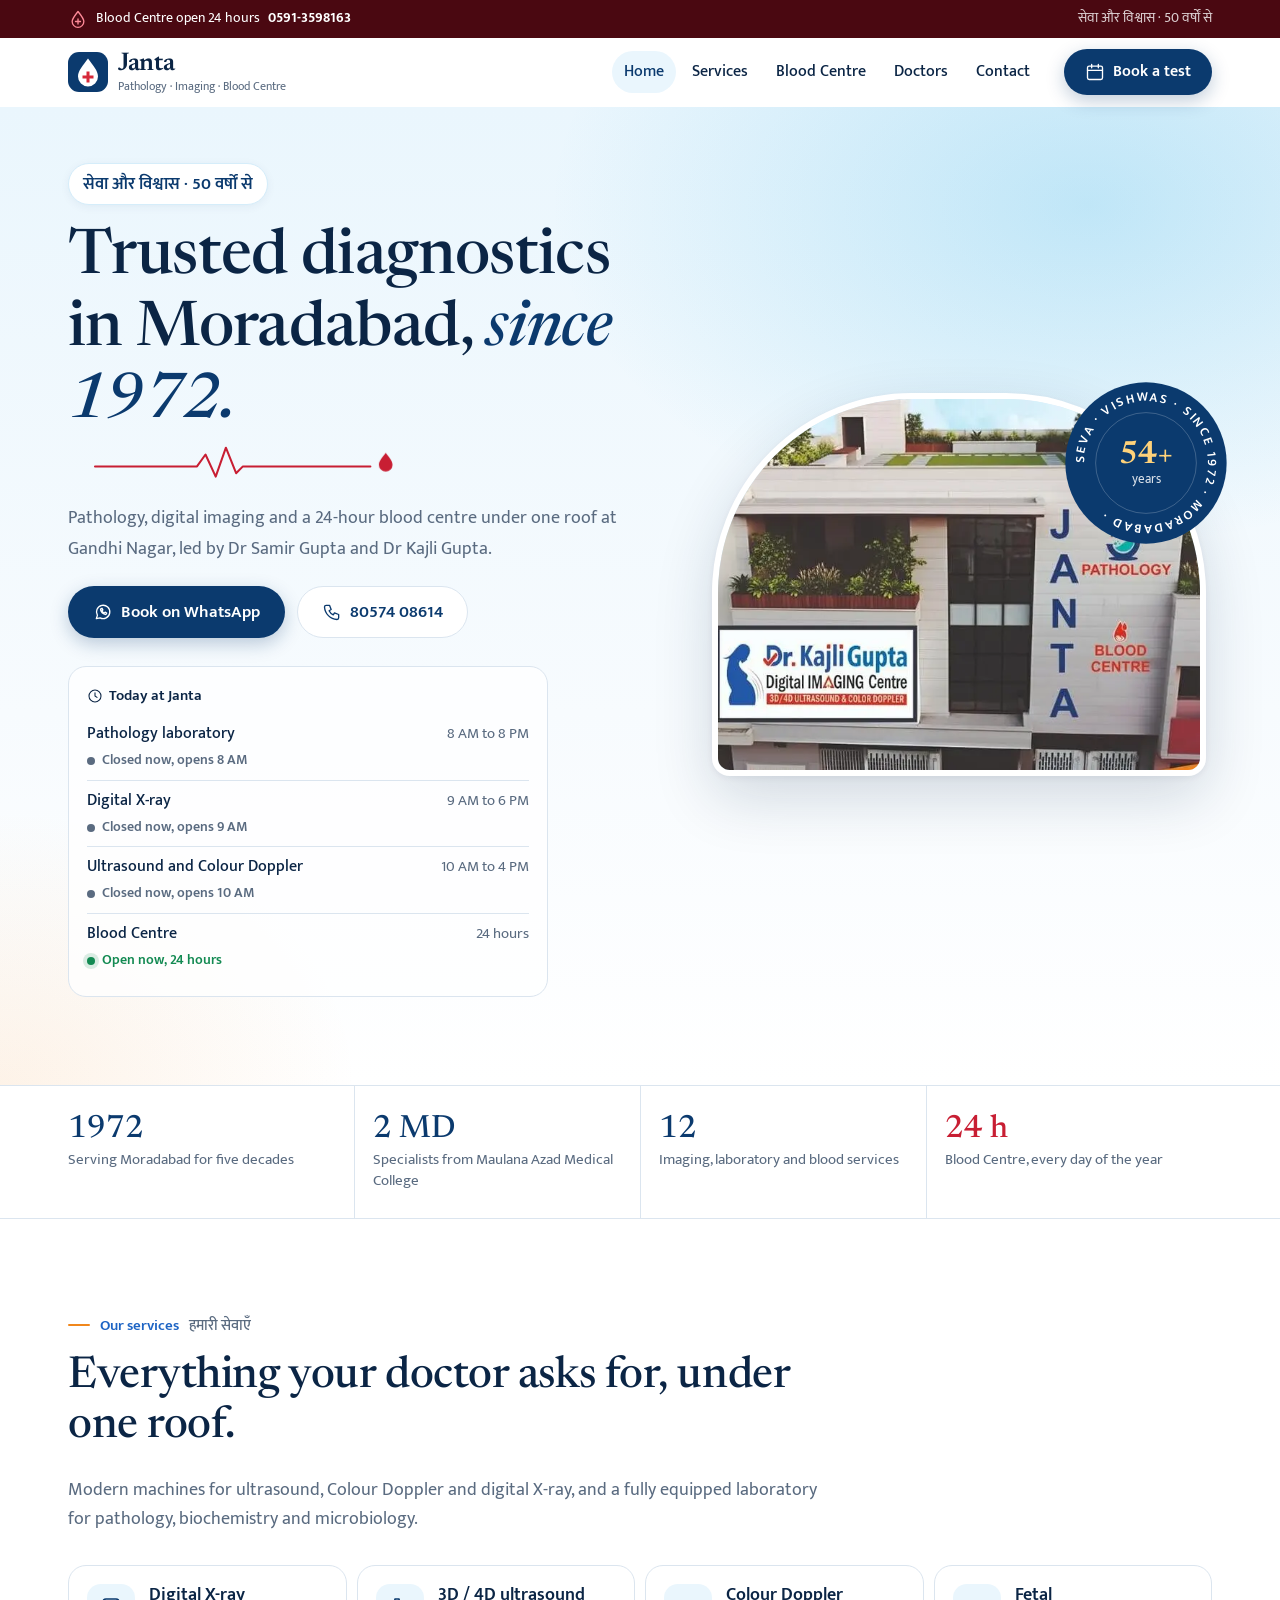
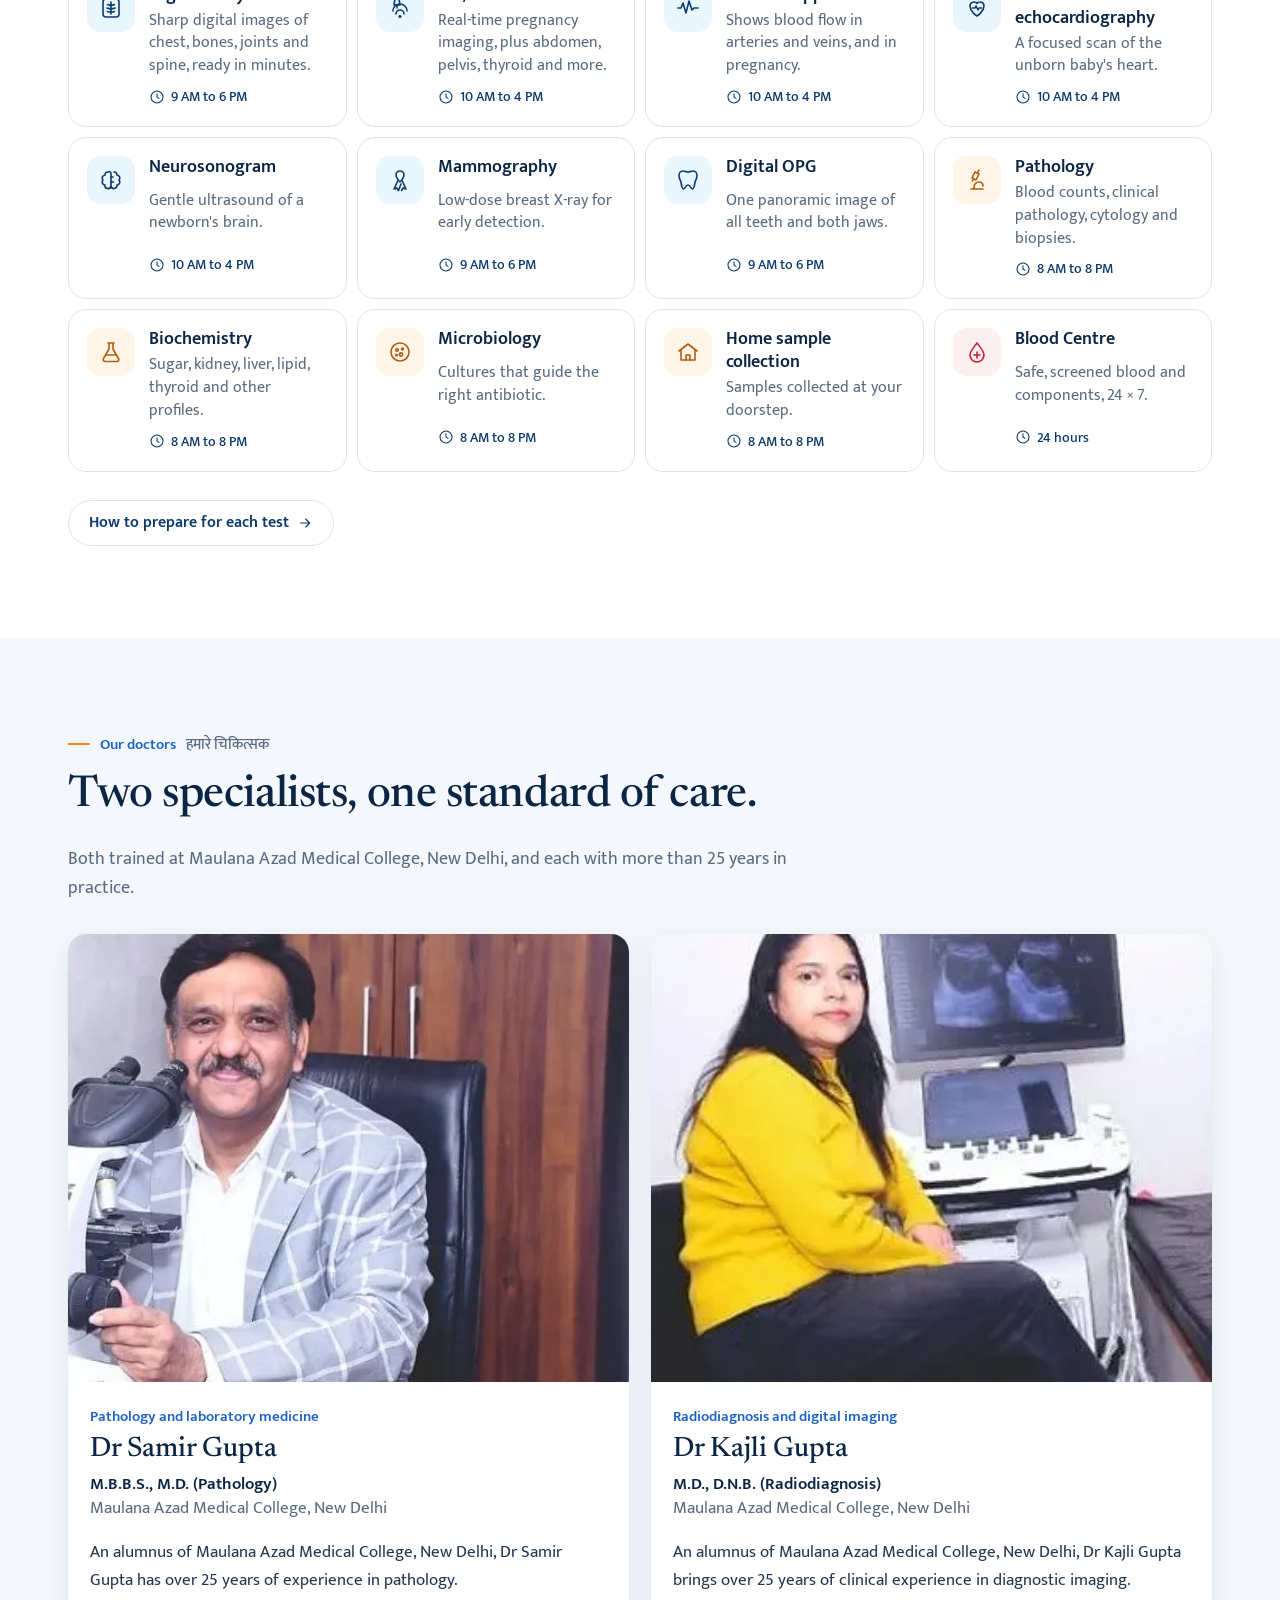
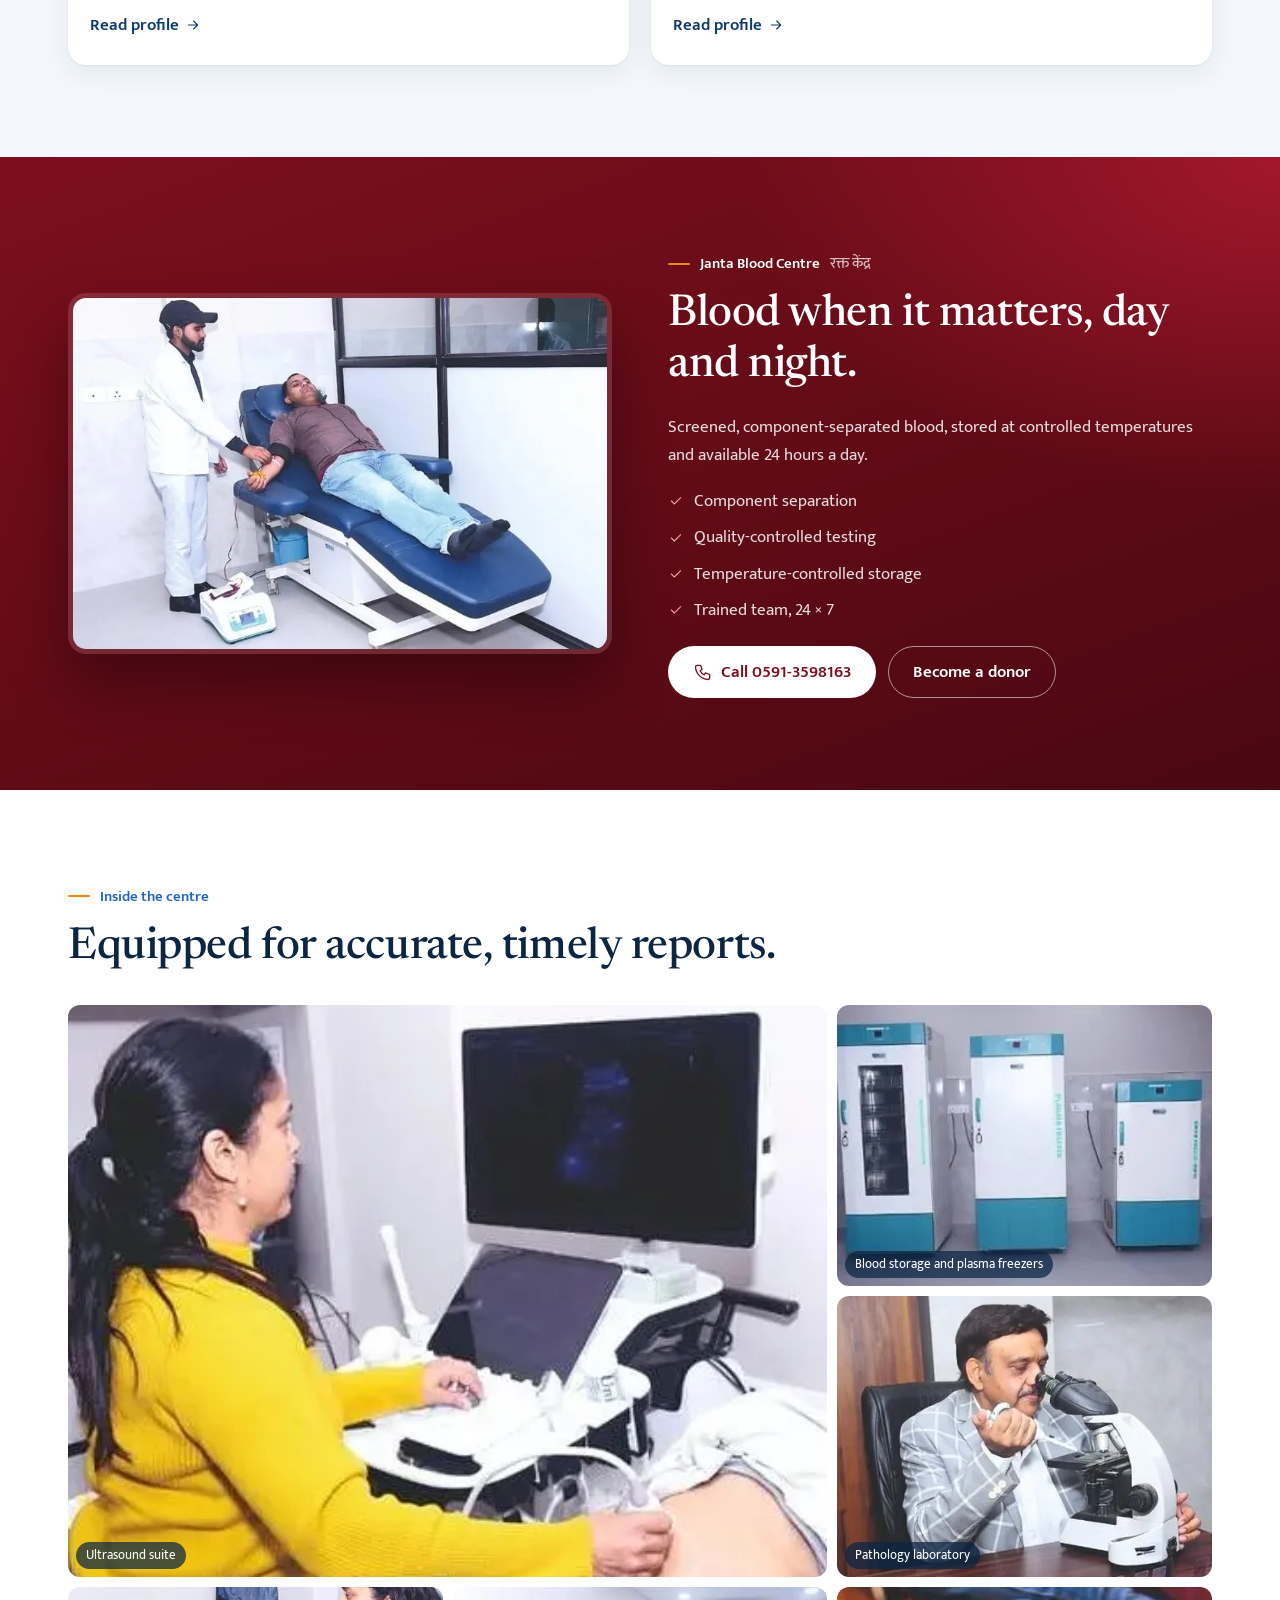
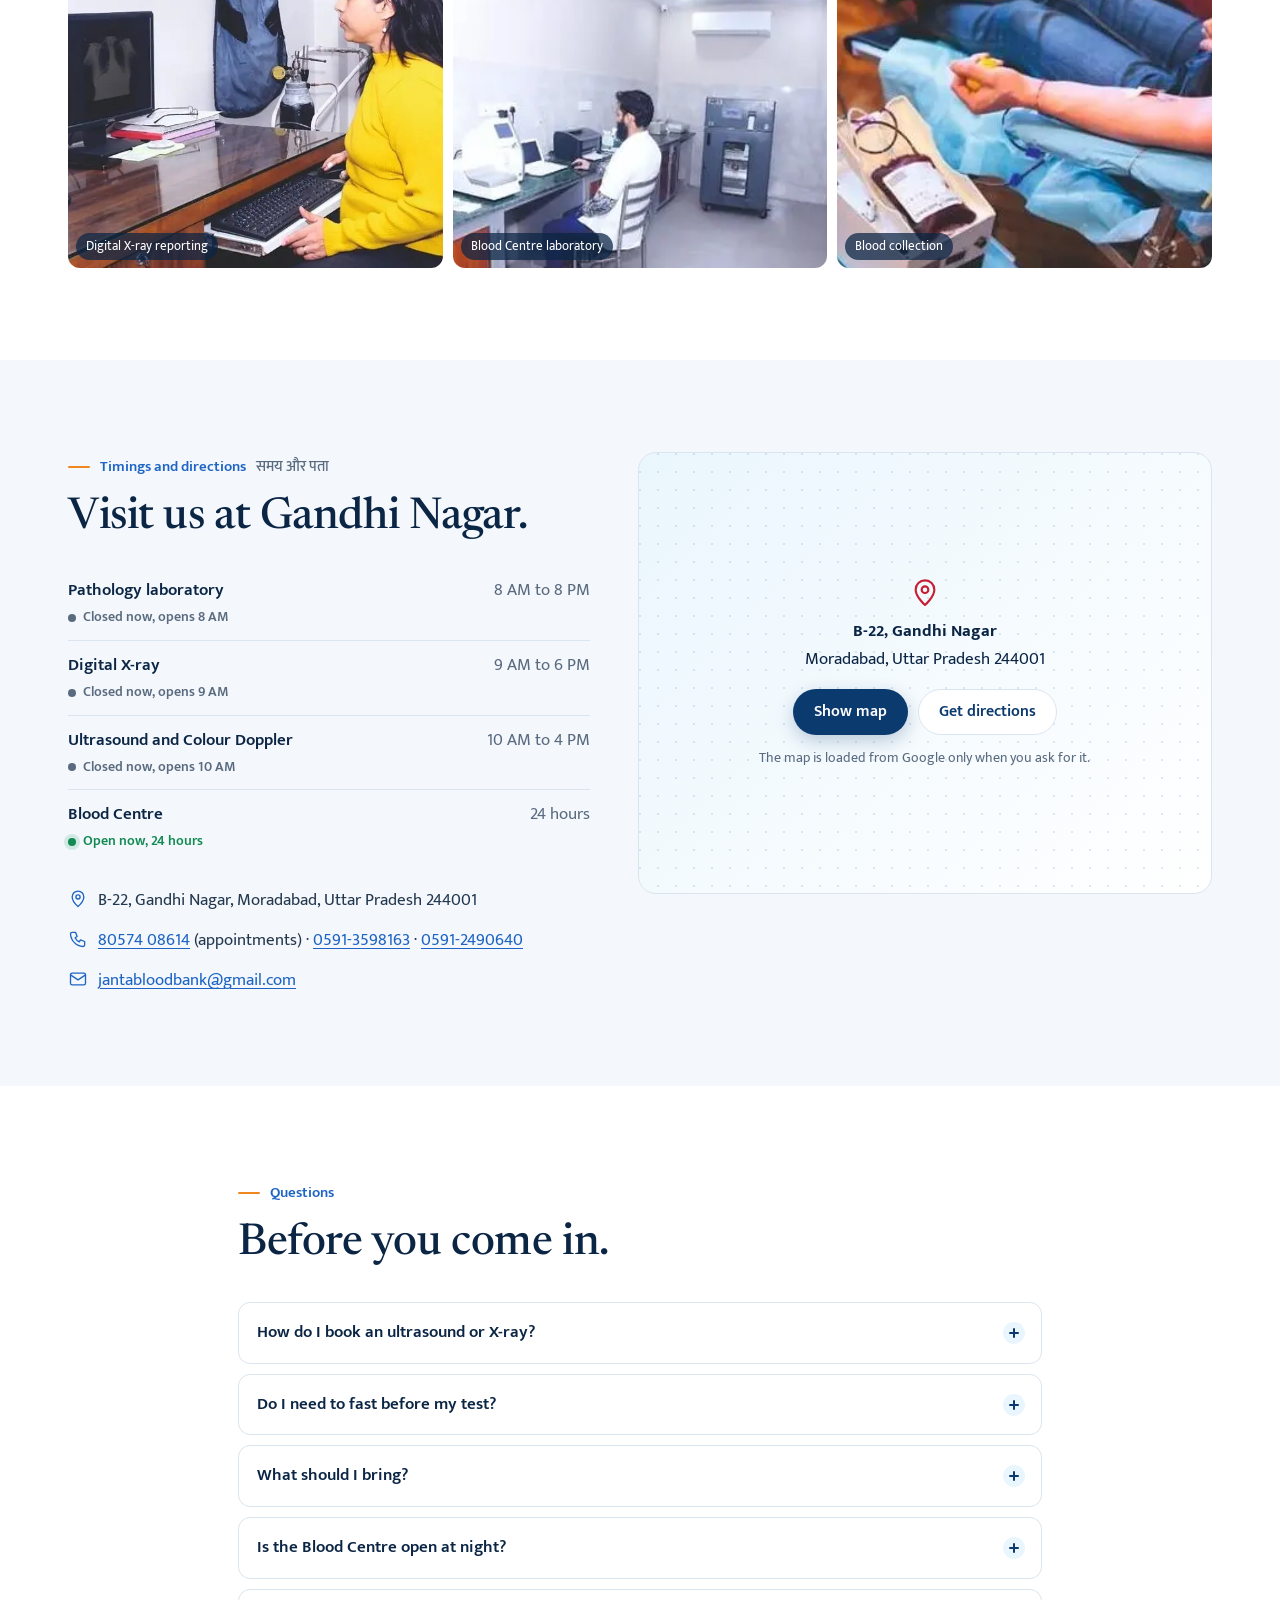
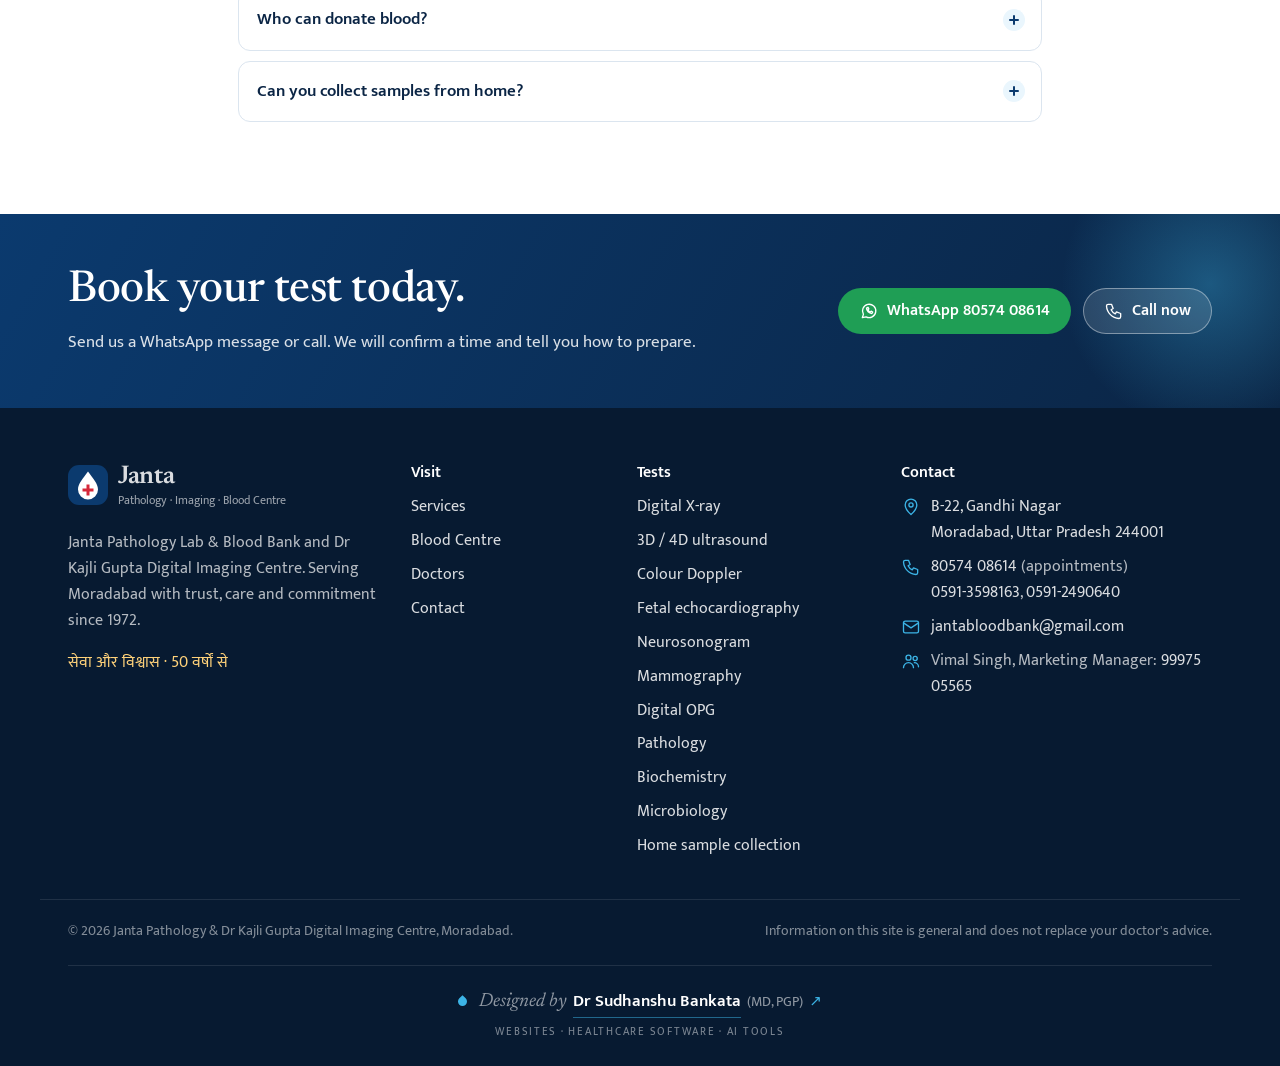
<file: index.html>
<!doctype html>
<html lang="en-IN">
<head>
<meta charset="utf-8">
<meta name="viewport" content="width=device-width, initial-scale=1">
<title>Janta Pathology, Imaging &amp; Blood Centre, Moradabad | Since 1972</title>
<meta name="description" content="Pathology lab, 3D/4D ultrasound, Colour Doppler, digital X-ray, mammography and a 24-hour blood centre at B-22 Gandhi Nagar, Moradabad. Dr Samir Gupta and Dr Kajli Gupta.">
<link rel="canonical" href="https://kajliguptaimaging.com/">
<meta name="theme-color" content="#0b3a6e">
<meta property="og:type" content="website">
<meta property="og:site_name" content="Janta Pathology &amp; Blood Centre">
<meta property="og:title" content="Janta Pathology &amp; Blood Centre, Moradabad">
<meta property="og:description" content="Pathology lab, 3D/4D ultrasound, Colour Doppler, digital X-ray, mammography and a 24-hour blood centre at B-22 Gandhi Nagar, Moradabad. Dr Samir Gupta and Dr Kajli Gupta.">
<meta property="og:url" content="https://kajliguptaimaging.com/">
<meta property="og:image" content="https://kajliguptaimaging.com/assets/img/og-image.jpg">
<meta property="og:image:width" content="1200"><meta property="og:image:height" content="630">
<meta property="og:locale" content="en_IN">
<meta name="twitter:card" content="summary_large_image">
<link rel="icon" href="assets/img/favicon.svg" type="image/svg+xml">
<link rel="icon" href="assets/img/favicon-32.png" sizes="32x32" type="image/png">
<link rel="apple-touch-icon" href="assets/img/apple-touch-icon.png">
<link rel="preconnect" href="https://fonts.googleapis.com"><link rel="preconnect" href="https://fonts.gstatic.com" crossorigin>
<link rel="stylesheet" href="https://fonts.googleapis.com/css2?family=Mukta:wght@400;500;600;700&family=Newsreader:ital,opsz,wght@0,6..72,400..600;1,6..72,400..500&display=swap">
<link rel="stylesheet" href="assets/css/site.css?v=10">
<script type="application/ld+json">{"@context": "https://schema.org", "@graph": [{"@type": ["MedicalClinic", "DiagnosticLab"], "@id": "https://kajliguptaimaging.com/#org", "name": "Janta Pathology Lab & Blood Bank and Dr Kajli Gupta Digital Imaging Centre", "alternateName": ["Janta Pathology", "Janta Blood Centre", "Janta Blood Bank", "Dr Kajli Gupta Digital Imaging Centre"], "url": "https://kajliguptaimaging.com/", "logo": "https://kajliguptaimaging.com/assets/img/icon-512.png", "image": "https://kajliguptaimaging.com/assets/img/building.jpg", "foundingDate": "1972", "telephone": "+918057408614", "email": "jantabloodbank@gmail.com", "address": {"@type": "PostalAddress", "streetAddress": "B-22, Gandhi Nagar", "addressLocality": "Moradabad", "addressRegion": "Uttar Pradesh", "postalCode": "244001", "addressCountry": "IN"}, "geo": {"@type": "GeoCoordinates", "latitude": 28.82756, "longitude": 78.77344}, "hasMap": "https://www.google.com/maps/search/?api=1&query=28.82756%2C78.77344", "medicalSpecialty": ["Pathology", "Radiology"], "availableService": [{"@type": "MedicalTest", "name": "Digital X-ray"}, {"@type": "MedicalTest", "name": "3D / 4D ultrasound"}, {"@type": "MedicalTest", "name": "Colour Doppler"}, {"@type": "MedicalTest", "name": "Fetal echocardiography"}, {"@type": "MedicalTest", "name": "Neurosonogram"}, {"@type": "MedicalTest", "name": "Mammography"}, {"@type": "MedicalTest", "name": "Digital OPG"}, {"@type": "MedicalTest", "name": "Pathology"}, {"@type": "MedicalTest", "name": "Biochemistry"}, {"@type": "MedicalTest", "name": "Microbiology"}, {"@type": "MedicalTest", "name": "Home sample collection"}], "employee": [{"@type": "Physician", "name": "Dr Samir Gupta", "medicalSpecialty": "Pathology"}, {"@type": "Physician", "name": "Dr Kajli Gupta", "medicalSpecialty": "Radiology"}]}, {"@type": "FAQPage", "mainEntity": [{"@type": "Question", "name": "How do I book an ultrasound or X-ray?", "acceptedAnswer": {"@type": "Answer", "text": "Call or WhatsApp 80574 08614. We will give you a time and tell you about any preparation, such as a full bladder or fasting."}}, {"@type": "Question", "name": "Do I need to fast before my test?", "acceptedAnswer": {"@type": "Answer", "text": "Fasting blood sugar and lipid profile need 10 to 12 hours of fasting (water is allowed). An upper abdomen ultrasound needs about 6 hours. Most other tests need no fasting. The Services page lists preparation for each test."}}, {"@type": "Question", "name": "What should I bring?", "acceptedAnswer": {"@type": "Answer", "text": "Your doctor's prescription, any earlier reports or scans, and a list of the medicines you take."}}, {"@type": "Question", "name": "Is the Blood Centre open at night?", "acceptedAnswer": {"@type": "Answer", "text": "Yes. The Blood Centre works 24 hours a day. For an urgent requirement call 0591-3598163."}}, {"@type": "Question", "name": "Who can donate blood?", "acceptedAnswer": {"@type": "Answer", "text": "Healthy adults aged 18 to 65 who weigh at least 45 kg and have a haemoglobin of 12.5 g/dL or more. Men can donate every 3 months and women every 4 months."}}, {"@type": "Question", "name": "Can you collect samples from home?", "acceptedAnswer": {"@type": "Answer", "text": "Yes. Call or WhatsApp 80574 08614 to book a home collection visit."}}]}]}</script>
</head>
<body>
<svg width="0" height="0" class="sr-only" aria-hidden="true"><defs><symbol id="i-xray" viewBox="0 0 24 24" fill="none" stroke="currentColor" stroke-width="1.6" stroke-linecap="round" stroke-linejoin="round"><rect x="4" y="3" width="16" height="18" rx="3"/><path d="M12 6v12M8.5 8.5c1.2.6 2.3.9 3.5.9s2.3-.3 3.5-.9M8 12c1.3.6 2.7.9 4 .9s2.7-.3 4-.9M8.5 15.5c1.2.5 2.3.7 3.5.7s2.3-.2 3.5-.7"/></symbol><symbol id="i-usg" viewBox="0 0 24 24" fill="none" stroke="currentColor" stroke-width="1.6" stroke-linecap="round" stroke-linejoin="round"><path d="M7 3h4l1 6H6z"/><path d="M9 9v3"/><path d="M5 15a7 7 0 0 1 14 0"/><path d="M8 18a4 4 0 0 1 8 0"/><circle cx="12" cy="20.5" r=".8"/></symbol><symbol id="i-doppler" viewBox="0 0 24 24" fill="none" stroke="currentColor" stroke-width="1.6" stroke-linecap="round" stroke-linejoin="round"><path d="M2 12h3l2-5 3 10 3-12 3 9 2-2h4"/></symbol><symbol id="i-heart" viewBox="0 0 24 24" fill="none" stroke="currentColor" stroke-width="1.6" stroke-linecap="round" stroke-linejoin="round"><path d="M12 20s-7-4.4-7-10a4 4 0 0 1 7-2.6A4 4 0 0 1 19 10c0 5.6-7 10-7 10z"/><path d="M7.5 12h2.5l1-2 2 4 1-2h2.5"/></symbol><symbol id="i-brain" viewBox="0 0 24 24" fill="none" stroke="currentColor" stroke-width="1.6" stroke-linecap="round" stroke-linejoin="round"><path d="M9 4a3 3 0 0 0-3 3 3 3 0 0 0-2 5 3 3 0 0 0 2 5 3 3 0 0 0 6 1V5a2 2 0 0 0-3-1z"/><path d="M15 4a3 3 0 0 1 3 3 3 3 0 0 1 2 5 3 3 0 0 1-2 5 3 3 0 0 1-6 1"/><path d="M12 9h2M12 14h2.5"/></symbol><symbol id="i-ribbon" viewBox="0 0 24 24" fill="none" stroke="currentColor" stroke-width="1.6" stroke-linecap="round" stroke-linejoin="round"><path d="M12 3a4 4 0 0 0-4 4c0 3 4 7 4 7s4-4 4-7a4 4 0 0 0-4-4z"/><path d="M10 12.5 6 21l3-1 1.5 2.5L13 16M14 12.5l4 8.5-3-1-1.5 2.5"/></symbol><symbol id="i-tooth" viewBox="0 0 24 24" fill="none" stroke="currentColor" stroke-width="1.6" stroke-linecap="round" stroke-linejoin="round"><path d="M7 3c-2.5 0-4 2-4 4.5 0 3 1.5 4.5 2 7 .5 3 1 6.5 2.5 6.5S9.5 17 12 17s3 4 4.5 4 2-3.5 2.5-6.5c.5-2.5 2-4 2-7C21 5 19.5 3 17 3c-2 0-3 1-5 1S9 3 7 3z"/></symbol><symbol id="i-microscope" viewBox="0 0 24 24" fill="none" stroke="currentColor" stroke-width="1.6" stroke-linecap="round" stroke-linejoin="round"><path d="M6 21h12M9 21v-2a5 5 0 0 1 5-5M10 4l4 2-3 6-4-2z"/><path d="M12.5 5 14 2M8.5 11l-1 2"/><path d="M15 14a4 4 0 0 1 3 4"/></symbol><symbol id="i-flask" viewBox="0 0 24 24" fill="none" stroke="currentColor" stroke-width="1.6" stroke-linecap="round" stroke-linejoin="round"><path d="M9 3h6M10 3v6L4.5 18.5A2 2 0 0 0 6.2 21.5h11.6a2 2 0 0 0 1.7-3L14 9V3"/><path d="M7 15h10"/></symbol><symbol id="i-petri" viewBox="0 0 24 24" fill="none" stroke="currentColor" stroke-width="1.6" stroke-linecap="round" stroke-linejoin="round"><ellipse cx="12" cy="12" rx="9" ry="9"/><circle cx="9" cy="10" r="1.3"/><circle cx="14.5" cy="9" r="1"/><circle cx="13" cy="14.5" r="1.6"/><circle cx="8.5" cy="15" r=".8"/></symbol><symbol id="i-home" viewBox="0 0 24 24" fill="none" stroke="currentColor" stroke-width="1.6" stroke-linecap="round" stroke-linejoin="round"><path d="M3 11 12 4l9 7"/><path d="M5 10v10h14V10"/><path d="M10 20v-5h4v5"/></symbol><symbol id="i-drop" viewBox="0 0 24 24" fill="none" stroke="currentColor" stroke-width="1.6" stroke-linecap="round" stroke-linejoin="round"><path d="M12 3c3.5 4.6 7 8.4 7 12a7 7 0 0 1-14 0c0-3.6 3.5-7.4 7-12z"/><path d="M12 12v6M9 15h6"/></symbol><symbol id="i-phone" viewBox="0 0 24 24" fill="none" stroke="currentColor" stroke-width="1.6" stroke-linecap="round" stroke-linejoin="round"><path d="M5 4h4l2 5-2.5 1.5a11 11 0 0 0 5 5L15 13l5 2v4a2 2 0 0 1-2 2A16 16 0 0 1 3 6a2 2 0 0 1 2-2"/></symbol><symbol id="i-wa" viewBox="0 0 24 24" fill="none" stroke="currentColor" stroke-width="1.6" stroke-linecap="round" stroke-linejoin="round"><path d="M4 20l1.3-4A8 8 0 1 1 8.5 19z"/><path d="M9 8.5c0 3.5 3 6.5 6.5 6.5l1-1.8-2-1-1 1a5 5 0 0 1-2.7-2.7l1-1-1-2z"/></symbol><symbol id="i-pin" viewBox="0 0 24 24" fill="none" stroke="currentColor" stroke-width="1.6" stroke-linecap="round" stroke-linejoin="round"><path d="M12 21s-7-6.2-7-11.5a7 7 0 0 1 14 0C19 14.8 12 21 12 21z"/><circle cx="12" cy="9.5" r="2.5"/></symbol><symbol id="i-clock" viewBox="0 0 24 24" fill="none" stroke="currentColor" stroke-width="1.6" stroke-linecap="round" stroke-linejoin="round"><circle cx="12" cy="12" r="9"/><path d="M12 7v5l3 2"/></symbol><symbol id="i-mail" viewBox="0 0 24 24" fill="none" stroke="currentColor" stroke-width="1.6" stroke-linecap="round" stroke-linejoin="round"><rect x="3" y="5" width="18" height="14" rx="2"/><path d="m3 7 9 6 9-6"/></symbol><symbol id="i-arrow" viewBox="0 0 24 24" fill="none" stroke="currentColor" stroke-width="1.6" stroke-linecap="round" stroke-linejoin="round"><path d="M5 12h14M13 6l6 6-6 6"/></symbol><symbol id="i-check" viewBox="0 0 24 24" fill="none" stroke="currentColor" stroke-width="1.6" stroke-linecap="round" stroke-linejoin="round"><path d="m5 12 4.5 4.5L19 7"/></symbol><symbol id="i-shield" viewBox="0 0 24 24" fill="none" stroke="currentColor" stroke-width="1.6" stroke-linecap="round" stroke-linejoin="round"><path d="M12 3 5 6v6c0 4.5 3 7.5 7 9 4-1.5 7-4.5 7-9V6z"/><path d="m9 12 2 2 4-4"/></symbol><symbol id="i-layers" viewBox="0 0 24 24" fill="none" stroke="currentColor" stroke-width="1.6" stroke-linecap="round" stroke-linejoin="round"><path d="m12 3 9 5-9 5-9-5z"/><path d="m3 13 9 5 9-5"/></symbol><symbol id="i-thermo" viewBox="0 0 24 24" fill="none" stroke="currentColor" stroke-width="1.6" stroke-linecap="round" stroke-linejoin="round"><path d="M10 14V5a2 2 0 0 1 4 0v9a4 4 0 1 1-4 0z"/><path d="M12 9v7"/></symbol><symbol id="i-people" viewBox="0 0 24 24" fill="none" stroke="currentColor" stroke-width="1.6" stroke-linecap="round" stroke-linejoin="round"><circle cx="9" cy="8" r="3"/><path d="M3 20a6 6 0 0 1 12 0"/><circle cx="17" cy="9" r="2.5"/><path d="M16 14a5 5 0 0 1 5 5"/></symbol><symbol id="i-menu" viewBox="0 0 24 24" fill="none" stroke="currentColor" stroke-width="1.6" stroke-linecap="round" stroke-linejoin="round"><path d="M4 7h16M4 12h16M4 17h16"/></symbol><symbol id="i-close" viewBox="0 0 24 24" fill="none" stroke="currentColor" stroke-width="1.6" stroke-linecap="round" stroke-linejoin="round"><path d="M6 6l12 12M18 6 6 18"/></symbol><symbol id="i-up" viewBox="0 0 24 24" fill="none" stroke="currentColor" stroke-width="1.6" stroke-linecap="round" stroke-linejoin="round"><path d="M12 19V5M6 11l6-6 6 6"/></symbol><symbol id="i-cal" viewBox="0 0 24 24" fill="none" stroke="currentColor" stroke-width="1.6" stroke-linecap="round" stroke-linejoin="round"><rect x="3" y="5" width="18" height="16" rx="2"/><path d="M3 10h18M8 3v4M16 3v4"/></symbol></defs></svg>

<a class="skip" href="#main">Skip to content</a>
<div class="topbar">
  <div class="wrap topbar-in">
    <a class="tb-blood" href="tel:+915913598163"><svg class="ic sm" aria-hidden="true"><use href="#i-drop"/></svg><span>Blood Centre open 24 hours</span><b>0591-3598163</b></a>
    <span class="tb-hi" lang="hi">सेवा और विश्वास · 50 वर्षों से</span>
  </div>
</div>
<header class="site-header" data-header>
  <div class="wrap hdr">
    <a class="brand" href="./" aria-label="Janta Pathology &amp; Blood Centre, home"><svg class="logo" viewBox="0 0 40 40" aria-hidden="true"><rect width="40" height="40" rx="11" fill="#0b3a6e"/><path d="M20 6.5c5 6.8 10 12.3 10 18a10 10 0 0 1-20 0c0-5.7 5-11.2 10-18z" fill="#fff"/><path d="M18.5 19.5h3v4h4v3h-4v4h-3v-4h-4v-3h4z" fill="#d62839"/></svg>
      <span class="brand-txt"><span class="brand-name">Janta</span><span class="brand-sub">Pathology · Imaging · Blood Centre</span></span></a>
    <nav class="nav" id="nav" aria-label="Main">
      <ul><li><a href="" aria-current="page">Home</a></li><li><a href="services/">Services</a></li><li><a href="blood-centre/">Blood Centre</a></li><li><a href="doctors/">Doctors</a></li><li><a href="contact/">Contact</a></li></ul>
      <a class="btn btn-primary nav-cta" href="contact/#book"><svg class="ic sm" aria-hidden="true"><use href="#i-cal"/></svg>Book a test</a>
    </nav>
    <button class="burger" type="button" aria-controls="nav" aria-expanded="false" aria-label="Open menu" data-burger>
      <svg class="ic i-open" aria-hidden="true"><use href="#i-menu"/></svg><svg class="ic i-close" aria-hidden="true"><use href="#i-close"/></svg></button>
  </div>
</header>
<main id="main">

<section class="hero">
  <div class="hero-sky" aria-hidden="true"></div>
  <div class="wrap hero-in">
    <div class="hero-copy">
      <p class="hero-chip"><span lang="hi">सेवा और विश्वास · 50 वर्षों से</span></p>
      <h1>Trusted diagnostics in Moradabad, <em>since 1972.</em></h1>
      <svg class="pulse" viewBox="0 0 360 40" aria-hidden="true"><path class="pulse-line" d="M0 24h120l10-14 12 26 12-34 12 30 8-8h150"/><path class="pulse-drop" d="M342 8c4 5.5 8 9.6 8 14a8 8 0 0 1-16 0c0-4.4 4-8.5 8-14z"/></svg>
      <p class="lead">Pathology, digital imaging and a 24-hour blood centre under one roof at Gandhi Nagar, led by Dr Samir Gupta and Dr Kajli Gupta.</p>
      <div class="hero-btns">
        <a class="btn btn-primary btn-lg" href="https://wa.me/918057408614?text=Hello%2C%20I%20would%20like%20to%20book%20a%20test%20at%20Janta." target="_blank" rel="noopener"><svg class="ic sm" aria-hidden="true"><use href="#i-wa"/></svg>Book on WhatsApp</a>
        <a class="btn btn-ghost btn-lg" href="tel:+918057408614"><svg class="ic sm" aria-hidden="true"><use href="#i-phone"/></svg>80574 08614</a>
      </div>
      <div class="hero-status">
        <p class="hs-title"><svg class="ic xs" aria-hidden="true"><use href="#i-clock"/></svg>Today at Janta</p>
        <ul class="status compact"><li><span class="st-name">Pathology laboratory</span><span class="st-hours">8 AM to 8 PM</span><span class="st-live" data-status="lab" aria-live="polite"></span></li><li><span class="st-name">Digital X-ray</span><span class="st-hours">9 AM to 6 PM</span><span class="st-live" data-status="xray" aria-live="polite"></span></li><li><span class="st-name">Ultrasound and Colour Doppler</span><span class="st-hours">10 AM to 4 PM</span><span class="st-live" data-status="usg" aria-live="polite"></span></li><li><span class="st-name">Blood Centre</span><span class="st-hours">24 hours</span><span class="st-live" data-status="blood" aria-live="polite"></span></li></ul>
      </div>
    </div>
    <div class="hero-visual">
      <div class="hero-frame"><picture class="hero-img"><source type="image/webp" srcset="assets/img/building.webp"><img src="assets/img/building.jpg" alt="The Janta Pathology and Blood Centre building at B-22 Gandhi Nagar, Moradabad" width="735" height="515" fetchpriority="high" decoding="async"></picture></div>
      <div class="seal" aria-label="Serving since 1972">
        <svg viewBox="0 0 200 200" aria-hidden="true">
          <defs><path id="seal-c" d="M100 100m-74 0a74 74 0 1 1 148 0a74 74 0 1 1-148 0"/></defs>
          <circle cx="100" cy="100" r="96" class="seal-bg"/>
          <circle cx="100" cy="100" r="60" class="seal-in"/>
          <text class="seal-txt"><textPath href="#seal-c" startOffset="0">SEVA · VISHWAS · SINCE 1972 · MORADABAD ·</textPath></text>
        </svg>
        <span class="seal-num"><b>54+</b><span>years</span></span>
      </div>
    </div>
  </div>
</section>

<section class="facts" aria-label="At a glance">
  <div class="wrap facts-in">
    <div class="fact"><b>1972</b><span>Serving Moradabad for five decades</span></div>
    <div class="fact"><b>2 MD</b><span>Specialists from Maulana Azad Medical College</span></div>
    <div class="fact"><b>12</b><span>Imaging, laboratory and blood services</span></div>
    <div class="fact fact-red"><b>24 h</b><span>Blood Centre, every day of the year</span></div>
  </div>
</section>

<section class="sec" id="services">
  <div class="wrap">
    <div class="sec-head">
      <p class="eyebrow ">Our services <span class="eb-hi" lang="hi">हमारी सेवाएँ</span></p>
      <h2>Everything your doctor asks for, under one roof.</h2>
      <p>Modern machines for ultrasound, Colour Doppler and digital X-ray, and a fully equipped laboratory for pathology, biochemistry and microbiology.</p>
    </div>
    <div class="svc-grid">
      <a class="svc" href="services/#digital-x-ray" data-g="imaging">
        <span class="svc-ic"><svg class="ic" aria-hidden="true"><use href="#i-xray"/></svg></span>
        <span class="svc-name">Digital X-ray</span>
        <span class="svc-short">Sharp digital images of chest, bones, joints and spine, ready in minutes.</span>
        <span class="svc-time"><svg class="ic xs" aria-hidden="true"><use href="#i-clock"/></svg>9 AM to 6 PM</span>
      </a>
      <a class="svc" href="services/#ultrasound" data-g="imaging">
        <span class="svc-ic"><svg class="ic" aria-hidden="true"><use href="#i-usg"/></svg></span>
        <span class="svc-name">3D / 4D ultrasound</span>
        <span class="svc-short">Real-time pregnancy imaging, plus abdomen, pelvis, thyroid and more.</span>
        <span class="svc-time"><svg class="ic xs" aria-hidden="true"><use href="#i-clock"/></svg>10 AM to 4 PM</span>
      </a>
      <a class="svc" href="services/#colour-doppler" data-g="imaging">
        <span class="svc-ic"><svg class="ic" aria-hidden="true"><use href="#i-doppler"/></svg></span>
        <span class="svc-name">Colour Doppler</span>
        <span class="svc-short">Shows blood flow in arteries and veins, and in pregnancy.</span>
        <span class="svc-time"><svg class="ic xs" aria-hidden="true"><use href="#i-clock"/></svg>10 AM to 4 PM</span>
      </a>
      <a class="svc" href="services/#fetal-echo" data-g="imaging">
        <span class="svc-ic"><svg class="ic" aria-hidden="true"><use href="#i-heart"/></svg></span>
        <span class="svc-name">Fetal echocardiography</span>
        <span class="svc-short">A focused scan of the unborn baby&#x27;s heart.</span>
        <span class="svc-time"><svg class="ic xs" aria-hidden="true"><use href="#i-clock"/></svg>10 AM to 4 PM</span>
      </a>
      <a class="svc" href="services/#neurosonogram" data-g="imaging">
        <span class="svc-ic"><svg class="ic" aria-hidden="true"><use href="#i-brain"/></svg></span>
        <span class="svc-name">Neurosonogram</span>
        <span class="svc-short">Gentle ultrasound of a newborn&#x27;s brain.</span>
        <span class="svc-time"><svg class="ic xs" aria-hidden="true"><use href="#i-clock"/></svg>10 AM to 4 PM</span>
      </a>
      <a class="svc" href="services/#mammography" data-g="imaging">
        <span class="svc-ic"><svg class="ic" aria-hidden="true"><use href="#i-ribbon"/></svg></span>
        <span class="svc-name">Mammography</span>
        <span class="svc-short">Low-dose breast X-ray for early detection.</span>
        <span class="svc-time"><svg class="ic xs" aria-hidden="true"><use href="#i-clock"/></svg>9 AM to 6 PM</span>
      </a>
      <a class="svc" href="services/#digital-opg" data-g="imaging">
        <span class="svc-ic"><svg class="ic" aria-hidden="true"><use href="#i-tooth"/></svg></span>
        <span class="svc-name">Digital OPG</span>
        <span class="svc-short">One panoramic image of all teeth and both jaws.</span>
        <span class="svc-time"><svg class="ic xs" aria-hidden="true"><use href="#i-clock"/></svg>9 AM to 6 PM</span>
      </a>
      <a class="svc" href="services/#pathology" data-g="lab">
        <span class="svc-ic"><svg class="ic" aria-hidden="true"><use href="#i-microscope"/></svg></span>
        <span class="svc-name">Pathology</span>
        <span class="svc-short">Blood counts, clinical pathology, cytology and biopsies.</span>
        <span class="svc-time"><svg class="ic xs" aria-hidden="true"><use href="#i-clock"/></svg>8 AM to 8 PM</span>
      </a>
      <a class="svc" href="services/#biochemistry" data-g="lab">
        <span class="svc-ic"><svg class="ic" aria-hidden="true"><use href="#i-flask"/></svg></span>
        <span class="svc-name">Biochemistry</span>
        <span class="svc-short">Sugar, kidney, liver, lipid, thyroid and other profiles.</span>
        <span class="svc-time"><svg class="ic xs" aria-hidden="true"><use href="#i-clock"/></svg>8 AM to 8 PM</span>
      </a>
      <a class="svc" href="services/#microbiology" data-g="lab">
        <span class="svc-ic"><svg class="ic" aria-hidden="true"><use href="#i-petri"/></svg></span>
        <span class="svc-name">Microbiology</span>
        <span class="svc-short">Cultures that guide the right antibiotic.</span>
        <span class="svc-time"><svg class="ic xs" aria-hidden="true"><use href="#i-clock"/></svg>8 AM to 8 PM</span>
      </a>
      <a class="svc" href="services/#home-collection" data-g="lab">
        <span class="svc-ic"><svg class="ic" aria-hidden="true"><use href="#i-home"/></svg></span>
        <span class="svc-name">Home sample collection</span>
        <span class="svc-short">Samples collected at your doorstep.</span>
        <span class="svc-time"><svg class="ic xs" aria-hidden="true"><use href="#i-clock"/></svg>8 AM to 8 PM</span>
      </a>
      <a class="svc" href="services/#blood-centre" data-g="blood">
        <span class="svc-ic"><svg class="ic" aria-hidden="true"><use href="#i-drop"/></svg></span>
        <span class="svc-name">Blood Centre</span>
        <span class="svc-short">Safe, screened blood and components, 24 × 7.</span>
        <span class="svc-time"><svg class="ic xs" aria-hidden="true"><use href="#i-clock"/></svg>24 hours</span>
      </a></div>
    <p class="sec-more"><a class="btn btn-ghost" href="services/">How to prepare for each test <svg class="ic xs" aria-hidden="true"><use href="#i-arrow"/></svg></a></p>
  </div>
</section>

<section class="sec sec-mist" id="doctors">
  <div class="wrap">
    <div class="sec-head">
      <p class="eyebrow ">Our doctors <span class="eb-hi" lang="hi">हमारे चिकित्सक</span></p>
      <h2>Two specialists, one standard of care.</h2>
      <p>Both trained at Maulana Azad Medical College, New Delhi, and each with more than 25 years in practice.</p>
    </div>
    <div class="doc-grid">
      <article class="doc-card">
        <picture class="doc-photo"><source type="image/webp" srcset="assets/img/samir-microscope.webp"><img src="assets/img/samir-microscope.jpg" alt="Dr Samir Gupta at his microscope" width="500" height="511" loading="lazy" decoding="async"></picture>
        <div class="doc-body">
          <p class="doc-role">Pathology and laboratory medicine</p>
          <h3>Dr Samir Gupta</h3>
          <p class="doc-qual">M.B.B.S., M.D. (Pathology)<br><span>Maulana Azad Medical College, New Delhi</span></p>
          <p>An alumnus of Maulana Azad Medical College, New Delhi, Dr Samir Gupta has over 25 years of experience in pathology.</p>
          <a class="link" href="doctors/#samir">Read profile <svg class="ic xs" aria-hidden="true"><use href="#i-arrow"/></svg></a>
        </div>
      </article>
      <article class="doc-card">
        <picture class="doc-photo"><source type="image/webp" srcset="assets/img/kajli-portrait.webp"><img src="assets/img/kajli-portrait.jpg" alt="Dr Kajli Gupta beside the ultrasound machine" width="329" height="368" loading="lazy" decoding="async"></picture>
        <div class="doc-body">
          <p class="doc-role">Radiodiagnosis and digital imaging</p>
          <h3>Dr Kajli Gupta</h3>
          <p class="doc-qual">M.D., D.N.B. (Radiodiagnosis)<br><span>Maulana Azad Medical College, New Delhi</span></p>
          <p>An alumnus of Maulana Azad Medical College, New Delhi, Dr Kajli Gupta brings over 25 years of clinical experience in diagnostic imaging.</p>
          <a class="link" href="doctors/#kajli">Read profile <svg class="ic xs" aria-hidden="true"><use href="#i-arrow"/></svg></a>
        </div>
      </article></div>
  </div>
</section>

<section class="blood-band" id="blood-centre">
  <div class="wrap bb-in">
    <div class="bb-media"><picture><source type="image/webp" srcset="assets/img/bc-donation.webp"><img src="assets/img/bc-donation.jpg" alt="A donor giving blood at the Janta Blood Centre" width="769" height="483" loading="lazy" decoding="async"></picture></div>
    <div class="bb-copy">
      <p class="eyebrow eb-light">Janta Blood Centre <span class="eb-hi" lang="hi">रक्त केंद्र</span></p>
      <h2>Blood when it matters, day and night.</h2>
      <p>Screened, component-separated blood, stored at controlled temperatures and available 24 hours a day.</p>
      <ul class="bb-points">
        <li><svg class="ic xs" aria-hidden="true"><use href="#i-check"/></svg>Component separation</li><li><svg class="ic xs" aria-hidden="true"><use href="#i-check"/></svg>Quality-controlled testing</li><li><svg class="ic xs" aria-hidden="true"><use href="#i-check"/></svg>Temperature-controlled storage</li><li><svg class="ic xs" aria-hidden="true"><use href="#i-check"/></svg>Trained team, 24 × 7</li>
      </ul>
      <div class="hero-btns">
        <a class="btn btn-white btn-lg" href="tel:+915913598163"><svg class="ic sm" aria-hidden="true"><use href="#i-phone"/></svg>Call 0591-3598163</a>
        <a class="btn btn-outline-light btn-lg" href="blood-centre/#donate">Become a donor</a>
      </div>
    </div>
  </div>
</section>

<section class="sec" id="inside">
  <div class="wrap">
    <div class="sec-head">
      <p class="eyebrow ">Inside the centre</p>
      <h2>Equipped for accurate, timely reports.</h2>
    </div>
    <div class="gallery"><figure class="g-item g1"><button type="button" class="g-btn" data-lightbox="assets/img/kajli-ultrasound.jpg" data-cap="Ultrasound suite"><picture><source type="image/webp" srcset="assets/img/kajli-ultrasound.webp"><img src="assets/img/kajli-ultrasound.jpg" alt="Ultrasound suite" width="430" height="368" loading="lazy" decoding="async"></picture></button><figcaption>Ultrasound suite</figcaption></figure><figure class="g-item g2"><button type="button" class="g-btn" data-lightbox="assets/img/bc-storage.jpg" data-cap="Blood storage and plasma freezers"><picture><source type="image/webp" srcset="assets/img/bc-storage.webp"><img src="assets/img/bc-storage.jpg" alt="Blood storage and plasma freezers" width="378" height="252" loading="lazy" decoding="async"></picture></button><figcaption>Blood storage and plasma freezers</figcaption></figure><figure class="g-item g3"><button type="button" class="g-btn" data-lightbox="assets/img/samir-lab-2.jpg" data-cap="Pathology laboratory"><picture><source type="image/webp" srcset="assets/img/samir-lab-2.webp"><img src="assets/img/samir-lab-2.jpg" alt="Pathology laboratory" width="463" height="353" loading="lazy" decoding="async"></picture></button><figcaption>Pathology laboratory</figcaption></figure><figure class="g-item g4"><button type="button" class="g-btn" data-lightbox="assets/img/kajli-reporting.jpg" data-cap="Digital X-ray reporting"><picture><source type="image/webp" srcset="assets/img/kajli-reporting.webp"><img src="assets/img/kajli-reporting.jpg" alt="Digital X-ray reporting" width="769" height="426" loading="lazy" decoding="async"></picture></button><figcaption>Digital X-ray reporting</figcaption></figure><figure class="g-item g5"><button type="button" class="g-btn" data-lightbox="assets/img/bc-lab.jpg" data-cap="Blood Centre laboratory"><picture><source type="image/webp" srcset="assets/img/bc-lab.webp"><img src="assets/img/bc-lab.jpg" alt="Blood Centre laboratory" width="382" height="252" loading="lazy" decoding="async"></picture></button><figcaption>Blood Centre laboratory</figcaption></figure><figure class="g-item g6"><button type="button" class="g-btn" data-lightbox="assets/img/bc-bag.jpg" data-cap="Blood collection"><picture><source type="image/webp" srcset="assets/img/bc-bag.webp"><img src="assets/img/bc-bag.jpg" alt="Blood collection" width="305" height="287" loading="lazy" decoding="async"></picture></button><figcaption>Blood collection</figcaption></figure></div>
  </div>
</section>

<section class="sec sec-mist" id="visit">
  <div class="wrap visit">
    <div>
      <p class="eyebrow ">Timings and directions <span class="eb-hi" lang="hi">समय और पता</span></p>
      <h2>Visit us at Gandhi Nagar.</h2>
      <ul class="status "><li><span class="st-name">Pathology laboratory</span><span class="st-hours">8 AM to 8 PM</span><span class="st-live" data-status="lab" aria-live="polite"></span></li><li><span class="st-name">Digital X-ray</span><span class="st-hours">9 AM to 6 PM</span><span class="st-live" data-status="xray" aria-live="polite"></span></li><li><span class="st-name">Ultrasound and Colour Doppler</span><span class="st-hours">10 AM to 4 PM</span><span class="st-live" data-status="usg" aria-live="polite"></span></li><li><span class="st-name">Blood Centre</span><span class="st-hours">24 hours</span><span class="st-live" data-status="blood" aria-live="polite"></span></li></ul>
      <ul class="contact-mini">
        <li><svg class="ic sm" aria-hidden="true"><use href="#i-pin"/></svg><span>B-22, Gandhi Nagar, Moradabad, Uttar Pradesh 244001</span></li>
        <li><svg class="ic sm" aria-hidden="true"><use href="#i-phone"/></svg><span><a href="tel:+918057408614">80574 08614</a> (appointments) · <a href="tel:+915913598163">0591-3598163</a> · <a href="tel:+915912490640">0591-2490640</a></span></li>
        <li><svg class="ic sm" aria-hidden="true"><use href="#i-mail"/></svg><a href="mailto:jantabloodbank@gmail.com">jantabloodbank@gmail.com</a></li>
      </ul>
    </div>
    
<div class="map" data-map="https://www.google.com/maps?q=28.82756,78.77344&z=17&output=embed">
  <div class="map-ph">
    <svg class="ic lg" aria-hidden="true"><use href="#i-pin"/></svg>
    <p><b>B-22, Gandhi Nagar</b><br>Moradabad, Uttar Pradesh 244001</p>
    <div class="map-btns">
      <button class="btn btn-primary" type="button" data-map-load>Show map</button>
      <a class="btn btn-ghost" href="https://www.google.com/maps/dir/?api=1&destination=28.82756%2C78.77344" target="_blank" rel="noopener">Get directions</a>
    </div>
    <small>The map is loaded from Google only when you ask for it.</small>
  </div>
</div>
  </div>
</section>

<section class="sec" id="faq">
  <div class="wrap faq-wrap">
    <div class="sec-head">
      <p class="eyebrow ">Questions</p>
      <h2>Before you come in.</h2>
    </div>
    <div class="faqs"><details class="faq"><summary>How do I book an ultrasound or X-ray?<span class="faq-x" aria-hidden="true"></span></summary><p>Call or WhatsApp 80574 08614. We will give you a time and tell you about any preparation, such as a full bladder or fasting.</p></details><details class="faq"><summary>Do I need to fast before my test?<span class="faq-x" aria-hidden="true"></span></summary><p>Fasting blood sugar and lipid profile need 10 to 12 hours of fasting (water is allowed). An upper abdomen ultrasound needs about 6 hours. Most other tests need no fasting. The Services page lists preparation for each test.</p></details><details class="faq"><summary>What should I bring?<span class="faq-x" aria-hidden="true"></span></summary><p>Your doctor&#x27;s prescription, any earlier reports or scans, and a list of the medicines you take.</p></details><details class="faq"><summary>Is the Blood Centre open at night?<span class="faq-x" aria-hidden="true"></span></summary><p>Yes. The Blood Centre works 24 hours a day. For an urgent requirement call 0591-3598163.</p></details><details class="faq"><summary>Who can donate blood?<span class="faq-x" aria-hidden="true"></span></summary><p>Healthy adults aged 18 to 65 who weigh at least 45 kg and have a haemoglobin of 12.5 g/dL or more. Men can donate every 3 months and women every 4 months.</p></details><details class="faq"><summary>Can you collect samples from home?<span class="faq-x" aria-hidden="true"></span></summary><p>Yes. Call or WhatsApp 80574 08614 to book a home collection visit.</p></details></div>
  </div>
</section>

<section class="cta-band">
  <div class="wrap cta-in">
    <div>
      <h2>Book your test today.</h2>
      <p>Send us a WhatsApp message or call. We will confirm a time and tell you how to prepare.</p>
    </div>
    <div class="cta-btns">
      <a class="btn btn-wa" href="https://wa.me/918057408614?text=Hello%2C%20I%20would%20like%20to%20book%20a%20test%20at%20Janta." target="_blank" rel="noopener"><svg class="ic sm" aria-hidden="true"><use href="#i-wa"/></svg>WhatsApp 80574 08614</a>
      <a class="btn btn-light" href="tel:+918057408614"><svg class="ic sm" aria-hidden="true"><use href="#i-phone"/></svg>Call now</a>
    </div>
  </div>
</section>
<dialog class="lightbox" data-lb><button type="button" class="lb-close" aria-label="Close" data-lb-close><svg class="ic" aria-hidden="true"><use href="#i-close"/></svg></button><img alt=""><p></p></dialog>
</main>

<footer class="site-footer">
  <div class="wrap foot">
    <div class="foot-brand">
      <a class="brand brand-light" href="./"><svg class="logo" viewBox="0 0 40 40" aria-hidden="true"><rect width="40" height="40" rx="11" fill="#0b3a6e"/><path d="M20 6.5c5 6.8 10 12.3 10 18a10 10 0 0 1-20 0c0-5.7 5-11.2 10-18z" fill="#fff"/><path d="M18.5 19.5h3v4h4v3h-4v4h-3v-4h-4v-3h4z" fill="#d62839"/></svg><span class="brand-txt"><span class="brand-name">Janta</span><span class="brand-sub">Pathology · Imaging · Blood Centre</span></span></a>
      <p>Janta Pathology Lab &amp; Blood Bank and Dr Kajli Gupta Digital Imaging Centre. Serving Moradabad with trust, care and commitment since 1972.</p>
      <p class="foot-hi" lang="hi">सेवा और विश्वास · 50 वर्षों से</p>
    </div>
    <div>
      <h2 class="foot-h">Visit</h2>
      <ul class="foot-list"><li><a href='services/'>Services</a></li><li><a href='blood-centre/'>Blood Centre</a></li><li><a href='doctors/'>Doctors</a></li><li><a href='contact/'>Contact</a></li></ul>
    </div>
    <div>
      <h2 class="foot-h">Tests</h2>
      <ul class="foot-list"><li><a href="services/#digital-x-ray">Digital X-ray</a></li><li><a href="services/#ultrasound">3D / 4D ultrasound</a></li><li><a href="services/#colour-doppler">Colour Doppler</a></li><li><a href="services/#fetal-echo">Fetal echocardiography</a></li><li><a href="services/#neurosonogram">Neurosonogram</a></li><li><a href="services/#mammography">Mammography</a></li><li><a href="services/#digital-opg">Digital OPG</a></li><li><a href="services/#pathology">Pathology</a></li><li><a href="services/#biochemistry">Biochemistry</a></li><li><a href="services/#microbiology">Microbiology</a></li><li><a href="services/#home-collection">Home sample collection</a></li></ul>
    </div>
    <div>
      <h2 class="foot-h">Contact</h2>
      <ul class="foot-list foot-contact">
        <li><svg class="ic sm" aria-hidden="true"><use href="#i-pin"/></svg><a href="https://www.google.com/maps/search/?api=1&query=28.82756%2C78.77344" target="_blank" rel="noopener">B-22, Gandhi Nagar<br>Moradabad, Uttar Pradesh 244001</a></li>
        <li><svg class="ic sm" aria-hidden="true"><use href="#i-phone"/></svg><span><a href="tel:+918057408614">80574 08614</a> (appointments)<br><a href="tel:+915913598163">0591-3598163</a>, <a href="tel:+915912490640">0591-2490640</a></span></li>
        <li><svg class="ic sm" aria-hidden="true"><use href="#i-mail"/></svg><a href="mailto:jantabloodbank@gmail.com">jantabloodbank@gmail.com</a></li>
        <li><svg class="ic sm" aria-hidden="true"><use href="#i-people"/></svg><span>Vimal Singh, Marketing Manager: <a href="tel:+919997505565">99975 05565</a></span></li>
      </ul>
    </div>
  </div>
  <div class="wrap foot-base">
    <span>© <span data-year>2026</span> Janta Pathology &amp; Dr Kajli Gupta Digital Imaging Centre, Moradabad.</span>
    <span>Information on this site is general and does not replace your doctor's advice.</span>
  </div>
  <div class="wrap"><div class="made-by"><a class="mb" href="https://lexmedix.in/services/" target="_blank" rel="noopener"><span class="mb-main"><span class="mb-pre">Designed by</span> <span class="mb-name">Dr Sudhanshu Bankata</span> <span class="mb-cred">(MD, PGP)</span><span class="mb-arrow" aria-hidden="true">&#8599;</span></span><span class="mb-sr">, </span><span class="mb-sub">Websites &middot; Healthcare software &middot; AI tools</span><span class="mb-sr"> (opens in a new tab)</span></a></div></div>
</footer>
<a class="float-wa" href="https://wa.me/918057408614?text=Hello%2C%20I%20would%20like%20to%20book%20a%20test%20at%20Janta." target="_blank" rel="noopener" aria-label="Chat on WhatsApp" data-float><svg class="ic" aria-hidden="true"><use href="#i-wa"/></svg></a>
<button class="to-top" type="button" aria-label="Back to top" data-top><svg class="ic" aria-hidden="true"><use href="#i-up"/></svg></button>
<script>window.JANTA={wa:"918057408614",timings:{"lab": ["08:00", "20:00"], "xray": ["09:00", "18:00"], "usg": ["10:00", "16:00"], "blood": [null, null]}};</script>
<script src="assets/js/site.js?v=10" defer></script>
</body>
</html>
</file>
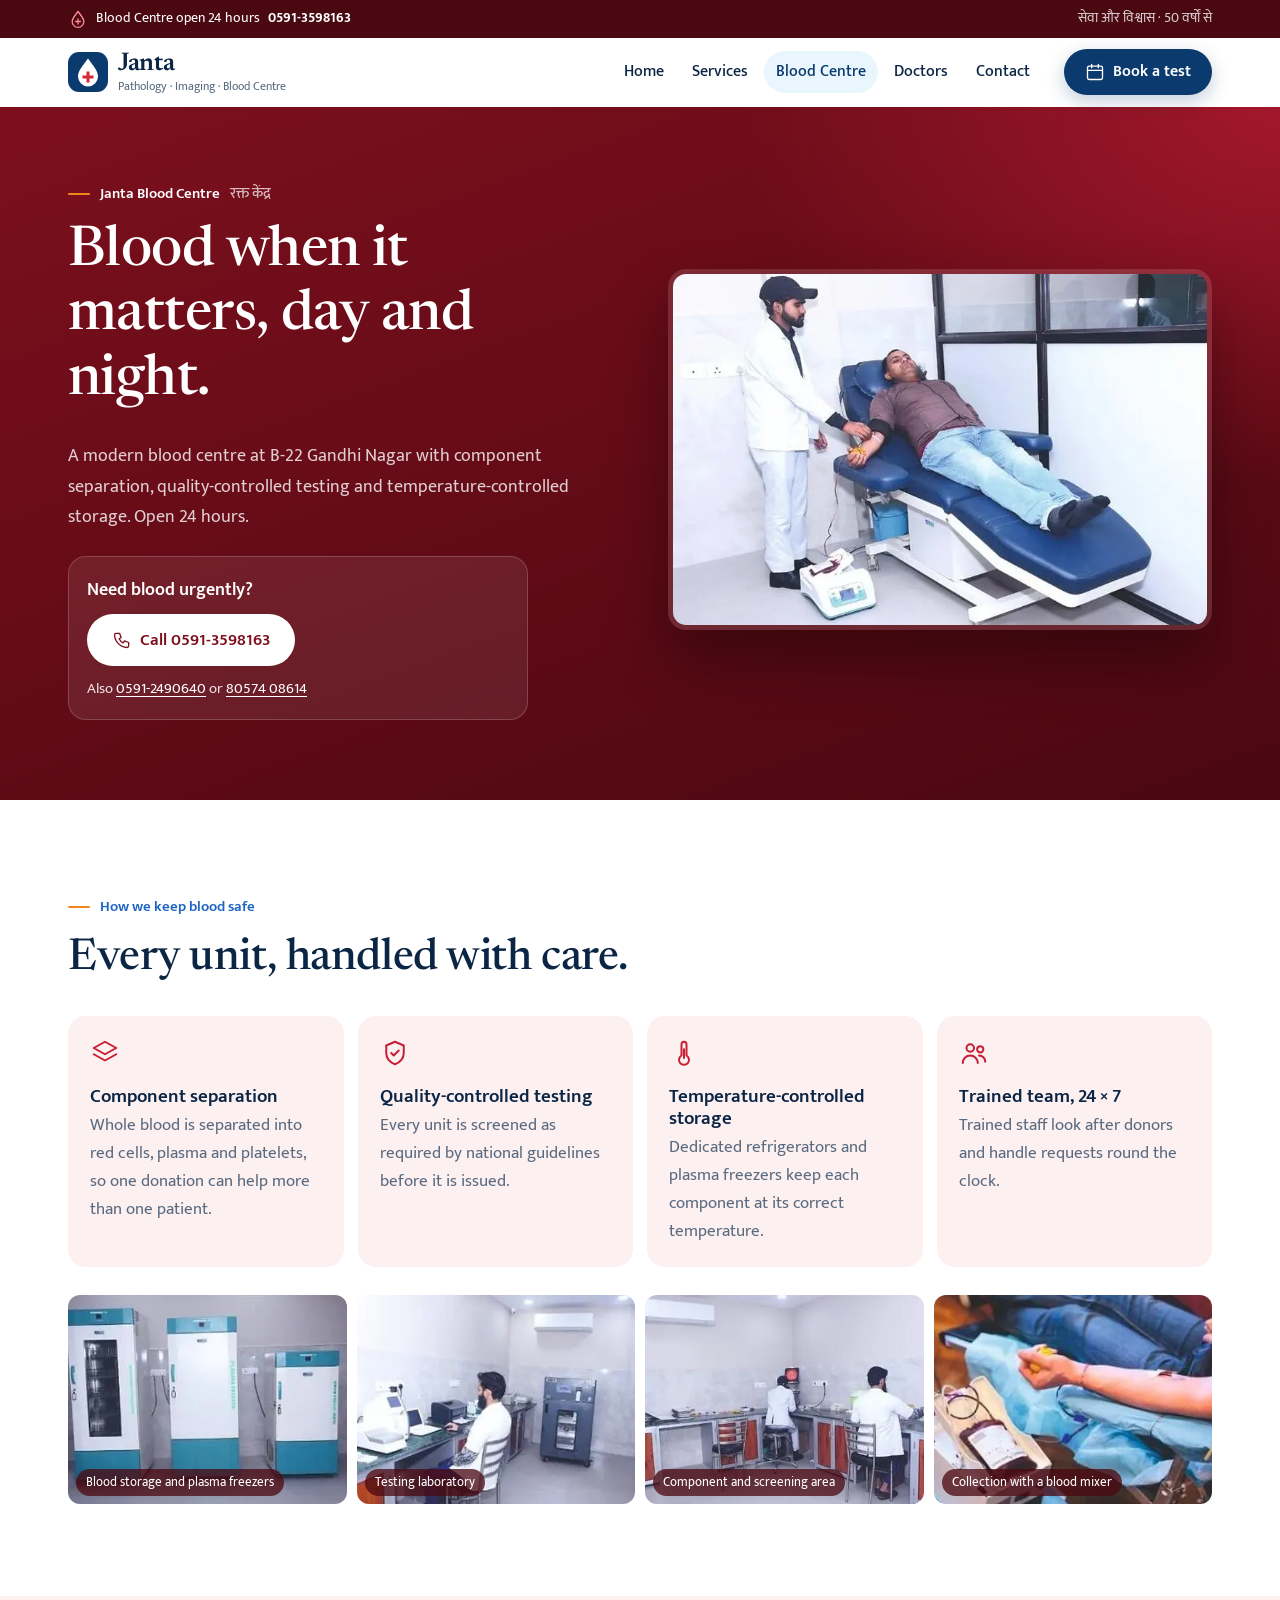
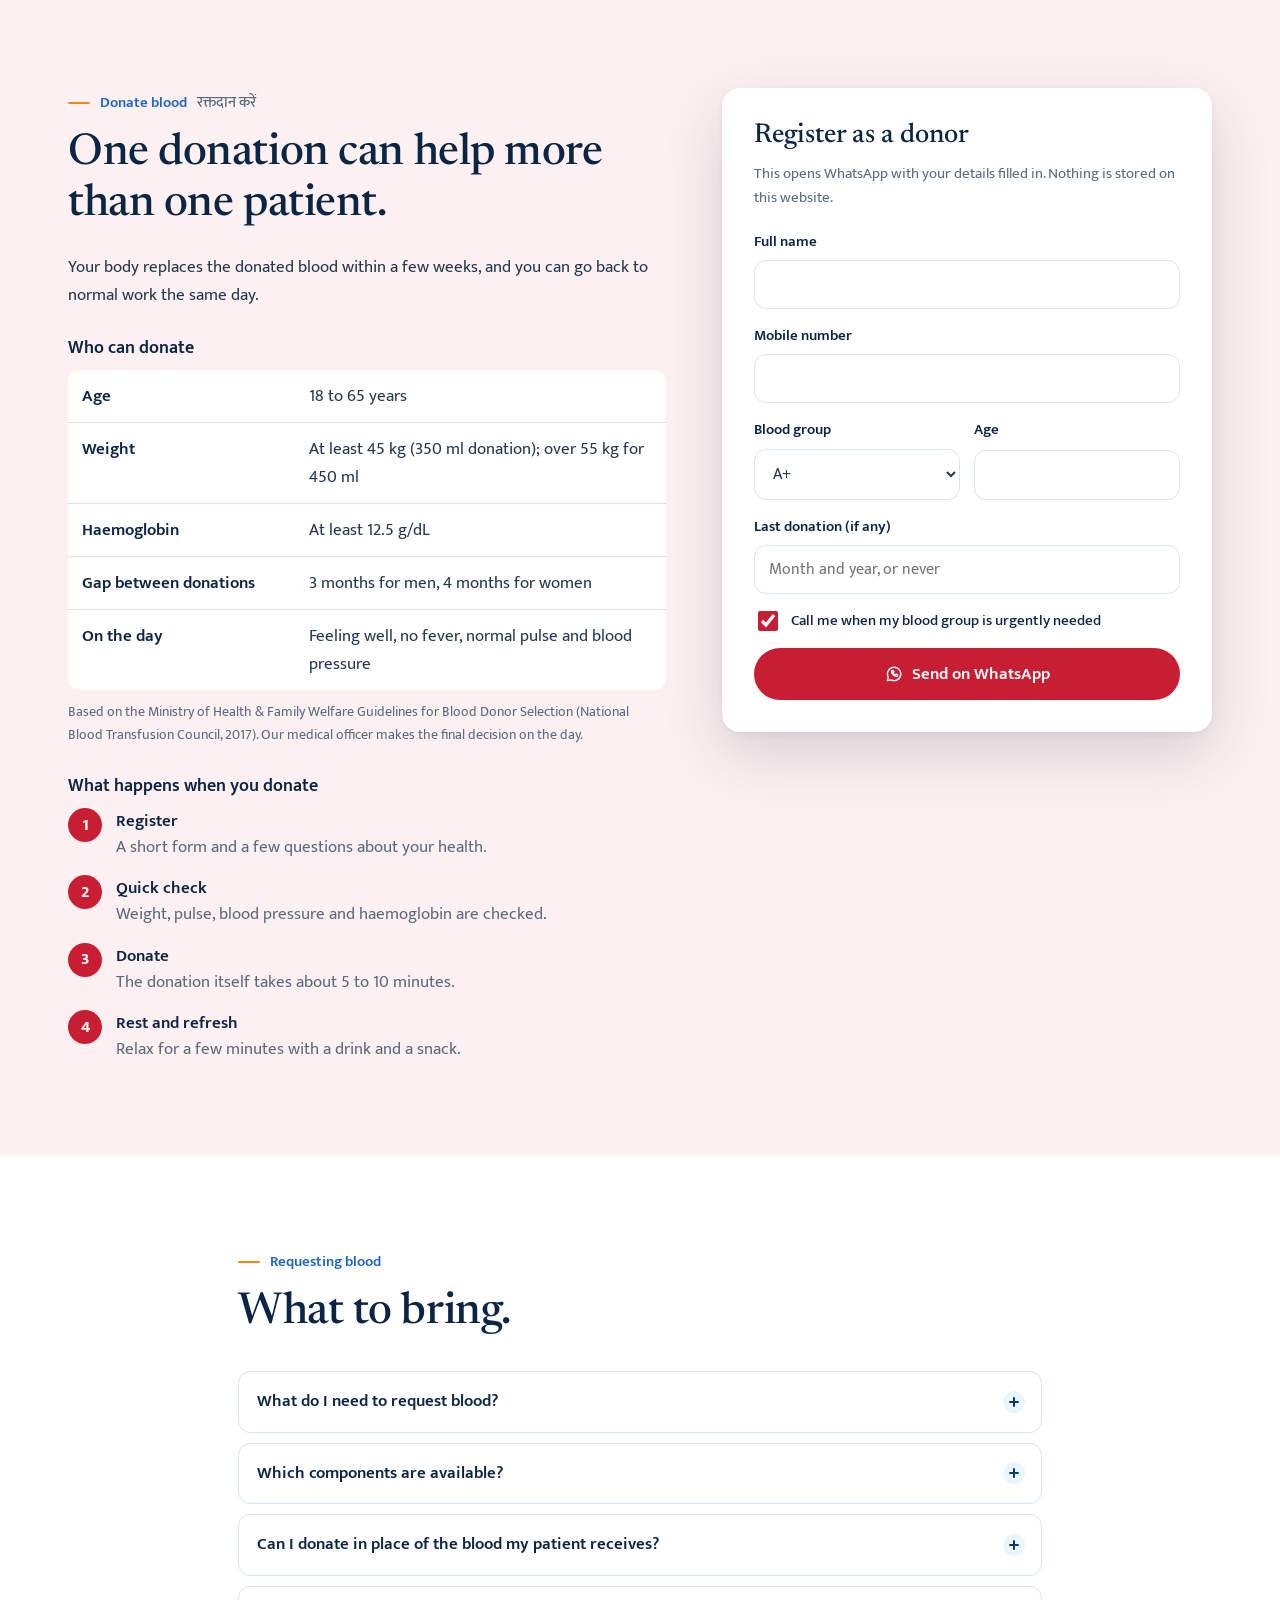
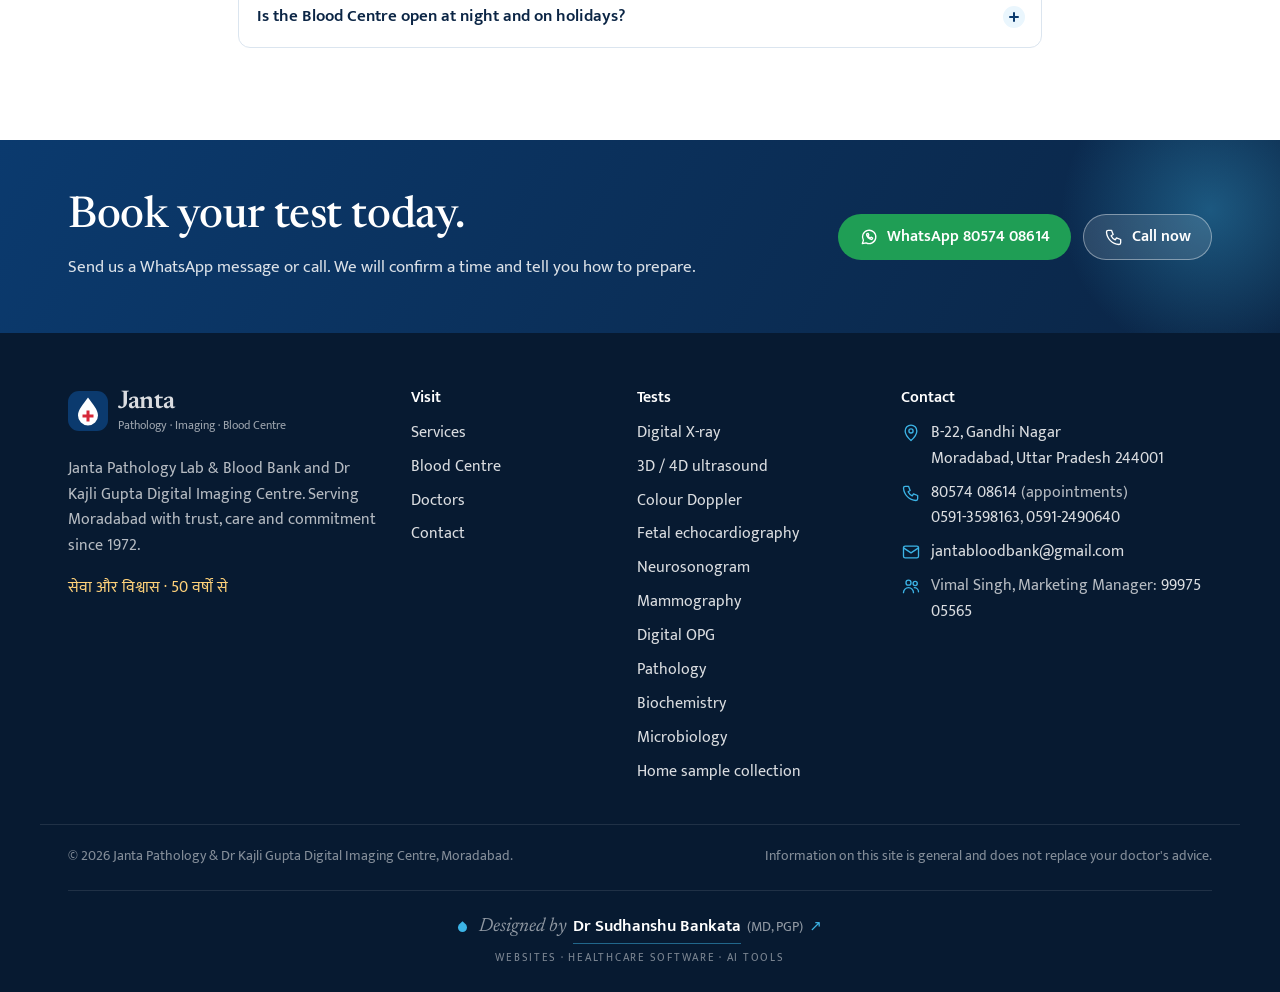
<file: blood-centre/index.html>
<!doctype html>
<html lang="en-IN">
<head>
<meta charset="utf-8">
<meta name="viewport" content="width=device-width, initial-scale=1">
<title>Janta Blood Centre, Moradabad | 24-hour blood bank &amp; donation</title>
<meta name="description" content="24-hour blood centre at B-22 Gandhi Nagar, Moradabad: component separation, screened blood, temperature-controlled storage. Check if you can donate and register as a donor.">
<link rel="canonical" href="https://kajliguptaimaging.com/blood-centre/">
<meta name="theme-color" content="#0b3a6e">
<meta property="og:type" content="website">
<meta property="og:site_name" content="Janta Pathology &amp; Blood Centre">
<meta property="og:title" content="Janta Blood Centre, Moradabad | 24-hour blood bank &amp; donation">
<meta property="og:description" content="24-hour blood centre at B-22 Gandhi Nagar, Moradabad: component separation, screened blood, temperature-controlled storage. Check if you can donate and register as a donor.">
<meta property="og:url" content="https://kajliguptaimaging.com/blood-centre/">
<meta property="og:image" content="https://kajliguptaimaging.com/assets/img/og-image.jpg">
<meta property="og:image:width" content="1200"><meta property="og:image:height" content="630">
<meta property="og:locale" content="en_IN">
<meta name="twitter:card" content="summary_large_image">
<link rel="icon" href="../assets/img/favicon.svg" type="image/svg+xml">
<link rel="icon" href="../assets/img/favicon-32.png" sizes="32x32" type="image/png">
<link rel="apple-touch-icon" href="../assets/img/apple-touch-icon.png">
<link rel="preconnect" href="https://fonts.googleapis.com"><link rel="preconnect" href="https://fonts.gstatic.com" crossorigin>
<link rel="stylesheet" href="https://fonts.googleapis.com/css2?family=Mukta:wght@400;500;600;700&family=Newsreader:ital,opsz,wght@0,6..72,400..600;1,6..72,400..500&display=swap">
<link rel="stylesheet" href="../assets/css/site.css?v=10">
<script type="application/ld+json">{"@context": "https://schema.org", "@graph": [{"@type": ["MedicalClinic", "DiagnosticLab"], "@id": "https://kajliguptaimaging.com/#org", "name": "Janta Pathology Lab & Blood Bank and Dr Kajli Gupta Digital Imaging Centre", "alternateName": ["Janta Pathology", "Janta Blood Centre", "Janta Blood Bank", "Dr Kajli Gupta Digital Imaging Centre"], "url": "https://kajliguptaimaging.com/", "logo": "https://kajliguptaimaging.com/assets/img/icon-512.png", "image": "https://kajliguptaimaging.com/assets/img/building.jpg", "foundingDate": "1972", "telephone": "+918057408614", "email": "jantabloodbank@gmail.com", "address": {"@type": "PostalAddress", "streetAddress": "B-22, Gandhi Nagar", "addressLocality": "Moradabad", "addressRegion": "Uttar Pradesh", "postalCode": "244001", "addressCountry": "IN"}, "geo": {"@type": "GeoCoordinates", "latitude": 28.82756, "longitude": 78.77344}, "hasMap": "https://www.google.com/maps/search/?api=1&query=28.82756%2C78.77344", "medicalSpecialty": ["Pathology", "Radiology"], "availableService": [{"@type": "MedicalTest", "name": "Digital X-ray"}, {"@type": "MedicalTest", "name": "3D / 4D ultrasound"}, {"@type": "MedicalTest", "name": "Colour Doppler"}, {"@type": "MedicalTest", "name": "Fetal echocardiography"}, {"@type": "MedicalTest", "name": "Neurosonogram"}, {"@type": "MedicalTest", "name": "Mammography"}, {"@type": "MedicalTest", "name": "Digital OPG"}, {"@type": "MedicalTest", "name": "Pathology"}, {"@type": "MedicalTest", "name": "Biochemistry"}, {"@type": "MedicalTest", "name": "Microbiology"}, {"@type": "MedicalTest", "name": "Home sample collection"}], "employee": [{"@type": "Physician", "name": "Dr Samir Gupta", "medicalSpecialty": "Pathology"}, {"@type": "Physician", "name": "Dr Kajli Gupta", "medicalSpecialty": "Radiology"}]}]}</script>
</head>
<body>
<svg width="0" height="0" class="sr-only" aria-hidden="true"><defs><symbol id="i-xray" viewBox="0 0 24 24" fill="none" stroke="currentColor" stroke-width="1.6" stroke-linecap="round" stroke-linejoin="round"><rect x="4" y="3" width="16" height="18" rx="3"/><path d="M12 6v12M8.5 8.5c1.2.6 2.3.9 3.5.9s2.3-.3 3.5-.9M8 12c1.3.6 2.7.9 4 .9s2.7-.3 4-.9M8.5 15.5c1.2.5 2.3.7 3.5.7s2.3-.2 3.5-.7"/></symbol><symbol id="i-usg" viewBox="0 0 24 24" fill="none" stroke="currentColor" stroke-width="1.6" stroke-linecap="round" stroke-linejoin="round"><path d="M7 3h4l1 6H6z"/><path d="M9 9v3"/><path d="M5 15a7 7 0 0 1 14 0"/><path d="M8 18a4 4 0 0 1 8 0"/><circle cx="12" cy="20.5" r=".8"/></symbol><symbol id="i-doppler" viewBox="0 0 24 24" fill="none" stroke="currentColor" stroke-width="1.6" stroke-linecap="round" stroke-linejoin="round"><path d="M2 12h3l2-5 3 10 3-12 3 9 2-2h4"/></symbol><symbol id="i-heart" viewBox="0 0 24 24" fill="none" stroke="currentColor" stroke-width="1.6" stroke-linecap="round" stroke-linejoin="round"><path d="M12 20s-7-4.4-7-10a4 4 0 0 1 7-2.6A4 4 0 0 1 19 10c0 5.6-7 10-7 10z"/><path d="M7.5 12h2.5l1-2 2 4 1-2h2.5"/></symbol><symbol id="i-brain" viewBox="0 0 24 24" fill="none" stroke="currentColor" stroke-width="1.6" stroke-linecap="round" stroke-linejoin="round"><path d="M9 4a3 3 0 0 0-3 3 3 3 0 0 0-2 5 3 3 0 0 0 2 5 3 3 0 0 0 6 1V5a2 2 0 0 0-3-1z"/><path d="M15 4a3 3 0 0 1 3 3 3 3 0 0 1 2 5 3 3 0 0 1-2 5 3 3 0 0 1-6 1"/><path d="M12 9h2M12 14h2.5"/></symbol><symbol id="i-ribbon" viewBox="0 0 24 24" fill="none" stroke="currentColor" stroke-width="1.6" stroke-linecap="round" stroke-linejoin="round"><path d="M12 3a4 4 0 0 0-4 4c0 3 4 7 4 7s4-4 4-7a4 4 0 0 0-4-4z"/><path d="M10 12.5 6 21l3-1 1.5 2.5L13 16M14 12.5l4 8.5-3-1-1.5 2.5"/></symbol><symbol id="i-tooth" viewBox="0 0 24 24" fill="none" stroke="currentColor" stroke-width="1.6" stroke-linecap="round" stroke-linejoin="round"><path d="M7 3c-2.5 0-4 2-4 4.5 0 3 1.5 4.5 2 7 .5 3 1 6.5 2.5 6.5S9.5 17 12 17s3 4 4.5 4 2-3.5 2.5-6.5c.5-2.5 2-4 2-7C21 5 19.5 3 17 3c-2 0-3 1-5 1S9 3 7 3z"/></symbol><symbol id="i-microscope" viewBox="0 0 24 24" fill="none" stroke="currentColor" stroke-width="1.6" stroke-linecap="round" stroke-linejoin="round"><path d="M6 21h12M9 21v-2a5 5 0 0 1 5-5M10 4l4 2-3 6-4-2z"/><path d="M12.5 5 14 2M8.5 11l-1 2"/><path d="M15 14a4 4 0 0 1 3 4"/></symbol><symbol id="i-flask" viewBox="0 0 24 24" fill="none" stroke="currentColor" stroke-width="1.6" stroke-linecap="round" stroke-linejoin="round"><path d="M9 3h6M10 3v6L4.5 18.5A2 2 0 0 0 6.2 21.5h11.6a2 2 0 0 0 1.7-3L14 9V3"/><path d="M7 15h10"/></symbol><symbol id="i-petri" viewBox="0 0 24 24" fill="none" stroke="currentColor" stroke-width="1.6" stroke-linecap="round" stroke-linejoin="round"><ellipse cx="12" cy="12" rx="9" ry="9"/><circle cx="9" cy="10" r="1.3"/><circle cx="14.5" cy="9" r="1"/><circle cx="13" cy="14.5" r="1.6"/><circle cx="8.5" cy="15" r=".8"/></symbol><symbol id="i-home" viewBox="0 0 24 24" fill="none" stroke="currentColor" stroke-width="1.6" stroke-linecap="round" stroke-linejoin="round"><path d="M3 11 12 4l9 7"/><path d="M5 10v10h14V10"/><path d="M10 20v-5h4v5"/></symbol><symbol id="i-drop" viewBox="0 0 24 24" fill="none" stroke="currentColor" stroke-width="1.6" stroke-linecap="round" stroke-linejoin="round"><path d="M12 3c3.5 4.6 7 8.4 7 12a7 7 0 0 1-14 0c0-3.6 3.5-7.4 7-12z"/><path d="M12 12v6M9 15h6"/></symbol><symbol id="i-phone" viewBox="0 0 24 24" fill="none" stroke="currentColor" stroke-width="1.6" stroke-linecap="round" stroke-linejoin="round"><path d="M5 4h4l2 5-2.5 1.5a11 11 0 0 0 5 5L15 13l5 2v4a2 2 0 0 1-2 2A16 16 0 0 1 3 6a2 2 0 0 1 2-2"/></symbol><symbol id="i-wa" viewBox="0 0 24 24" fill="none" stroke="currentColor" stroke-width="1.6" stroke-linecap="round" stroke-linejoin="round"><path d="M4 20l1.3-4A8 8 0 1 1 8.5 19z"/><path d="M9 8.5c0 3.5 3 6.5 6.5 6.5l1-1.8-2-1-1 1a5 5 0 0 1-2.7-2.7l1-1-1-2z"/></symbol><symbol id="i-pin" viewBox="0 0 24 24" fill="none" stroke="currentColor" stroke-width="1.6" stroke-linecap="round" stroke-linejoin="round"><path d="M12 21s-7-6.2-7-11.5a7 7 0 0 1 14 0C19 14.8 12 21 12 21z"/><circle cx="12" cy="9.5" r="2.5"/></symbol><symbol id="i-clock" viewBox="0 0 24 24" fill="none" stroke="currentColor" stroke-width="1.6" stroke-linecap="round" stroke-linejoin="round"><circle cx="12" cy="12" r="9"/><path d="M12 7v5l3 2"/></symbol><symbol id="i-mail" viewBox="0 0 24 24" fill="none" stroke="currentColor" stroke-width="1.6" stroke-linecap="round" stroke-linejoin="round"><rect x="3" y="5" width="18" height="14" rx="2"/><path d="m3 7 9 6 9-6"/></symbol><symbol id="i-arrow" viewBox="0 0 24 24" fill="none" stroke="currentColor" stroke-width="1.6" stroke-linecap="round" stroke-linejoin="round"><path d="M5 12h14M13 6l6 6-6 6"/></symbol><symbol id="i-check" viewBox="0 0 24 24" fill="none" stroke="currentColor" stroke-width="1.6" stroke-linecap="round" stroke-linejoin="round"><path d="m5 12 4.5 4.5L19 7"/></symbol><symbol id="i-shield" viewBox="0 0 24 24" fill="none" stroke="currentColor" stroke-width="1.6" stroke-linecap="round" stroke-linejoin="round"><path d="M12 3 5 6v6c0 4.5 3 7.5 7 9 4-1.5 7-4.5 7-9V6z"/><path d="m9 12 2 2 4-4"/></symbol><symbol id="i-layers" viewBox="0 0 24 24" fill="none" stroke="currentColor" stroke-width="1.6" stroke-linecap="round" stroke-linejoin="round"><path d="m12 3 9 5-9 5-9-5z"/><path d="m3 13 9 5 9-5"/></symbol><symbol id="i-thermo" viewBox="0 0 24 24" fill="none" stroke="currentColor" stroke-width="1.6" stroke-linecap="round" stroke-linejoin="round"><path d="M10 14V5a2 2 0 0 1 4 0v9a4 4 0 1 1-4 0z"/><path d="M12 9v7"/></symbol><symbol id="i-people" viewBox="0 0 24 24" fill="none" stroke="currentColor" stroke-width="1.6" stroke-linecap="round" stroke-linejoin="round"><circle cx="9" cy="8" r="3"/><path d="M3 20a6 6 0 0 1 12 0"/><circle cx="17" cy="9" r="2.5"/><path d="M16 14a5 5 0 0 1 5 5"/></symbol><symbol id="i-menu" viewBox="0 0 24 24" fill="none" stroke="currentColor" stroke-width="1.6" stroke-linecap="round" stroke-linejoin="round"><path d="M4 7h16M4 12h16M4 17h16"/></symbol><symbol id="i-close" viewBox="0 0 24 24" fill="none" stroke="currentColor" stroke-width="1.6" stroke-linecap="round" stroke-linejoin="round"><path d="M6 6l12 12M18 6 6 18"/></symbol><symbol id="i-up" viewBox="0 0 24 24" fill="none" stroke="currentColor" stroke-width="1.6" stroke-linecap="round" stroke-linejoin="round"><path d="M12 19V5M6 11l6-6 6 6"/></symbol><symbol id="i-cal" viewBox="0 0 24 24" fill="none" stroke="currentColor" stroke-width="1.6" stroke-linecap="round" stroke-linejoin="round"><rect x="3" y="5" width="18" height="16" rx="2"/><path d="M3 10h18M8 3v4M16 3v4"/></symbol></defs></svg>

<a class="skip" href="#main">Skip to content</a>
<div class="topbar">
  <div class="wrap topbar-in">
    <a class="tb-blood" href="tel:+915913598163"><svg class="ic sm" aria-hidden="true"><use href="#i-drop"/></svg><span>Blood Centre open 24 hours</span><b>0591-3598163</b></a>
    <span class="tb-hi" lang="hi">सेवा और विश्वास · 50 वर्षों से</span>
  </div>
</div>
<header class="site-header" data-header>
  <div class="wrap hdr">
    <a class="brand" href="../" aria-label="Janta Pathology &amp; Blood Centre, home"><svg class="logo" viewBox="0 0 40 40" aria-hidden="true"><rect width="40" height="40" rx="11" fill="#0b3a6e"/><path d="M20 6.5c5 6.8 10 12.3 10 18a10 10 0 0 1-20 0c0-5.7 5-11.2 10-18z" fill="#fff"/><path d="M18.5 19.5h3v4h4v3h-4v4h-3v-4h-4v-3h4z" fill="#d62839"/></svg>
      <span class="brand-txt"><span class="brand-name">Janta</span><span class="brand-sub">Pathology · Imaging · Blood Centre</span></span></a>
    <nav class="nav" id="nav" aria-label="Main">
      <ul><li><a href="../">Home</a></li><li><a href="../services/">Services</a></li><li><a href="../blood-centre/" aria-current="page">Blood Centre</a></li><li><a href="../doctors/">Doctors</a></li><li><a href="../contact/">Contact</a></li></ul>
      <a class="btn btn-primary nav-cta" href="../contact/#book"><svg class="ic sm" aria-hidden="true"><use href="#i-cal"/></svg>Book a test</a>
    </nav>
    <button class="burger" type="button" aria-controls="nav" aria-expanded="false" aria-label="Open menu" data-burger>
      <svg class="ic i-open" aria-hidden="true"><use href="#i-menu"/></svg><svg class="ic i-close" aria-hidden="true"><use href="#i-close"/></svg></button>
  </div>
</header>
<main id="main">

<section class="bc-hero">
  <div class="wrap bc-hero-in">
    <div>
      <p class="eyebrow eb-light">Janta Blood Centre <span class="eb-hi" lang="hi">रक्त केंद्र</span></p>
      <h1>Blood when it matters, day and night.</h1>
      <p class="lead">A modern blood centre at B-22 Gandhi Nagar with component separation, quality-controlled testing and temperature-controlled storage. Open 24 hours.</p>
      <div class="urgent">
        <p class="urgent-h">Need blood urgently?</p>
        <a class="btn btn-white btn-lg" href="tel:+915913598163"><svg class="ic sm" aria-hidden="true"><use href="#i-phone"/></svg>Call 0591-3598163</a>
        <p class="urgent-alt">Also <a href="tel:+915912490640">0591-2490640</a> or <a href="tel:+918057408614">80574 08614</a></p>
      </div>
    </div>
    <div class="bc-hero-media"><picture><source type="image/webp" srcset="../assets/img/bc-donation.webp"><img src="../assets/img/bc-donation.jpg" alt="A donor giving blood at the Janta Blood Centre" width="769" height="483" fetchpriority="high" decoding="async"></picture></div>
  </div>
</section>

<section class="sec">
  <div class="wrap">
    <div class="sec-head"><p class="eyebrow ">How we keep blood safe</p><h2>Every unit, handled with care.</h2></div>
    <div class="feat-grid"><div class="feat"><svg class="ic" aria-hidden="true"><use href="#i-layers"/></svg><h3>Component separation</h3><p>Whole blood is separated into red cells, plasma and platelets, so one donation can help more than one patient.</p></div><div class="feat"><svg class="ic" aria-hidden="true"><use href="#i-shield"/></svg><h3>Quality-controlled testing</h3><p>Every unit is screened as required by national guidelines before it is issued.</p></div><div class="feat"><svg class="ic" aria-hidden="true"><use href="#i-thermo"/></svg><h3>Temperature-controlled storage</h3><p>Dedicated refrigerators and plasma freezers keep each component at its correct temperature.</p></div><div class="feat"><svg class="ic" aria-hidden="true"><use href="#i-people"/></svg><h3>Trained team, 24 × 7</h3><p>Trained staff look after donors and handle requests round the clock.</p></div></div>
    <div class="bc-photos"><figure><picture><source type="image/webp" srcset="../assets/img/bc-storage.webp"><img src="../assets/img/bc-storage.jpg" alt="Blood storage and plasma freezers" width="378" height="252" loading="lazy" decoding="async"></picture><figcaption>Blood storage and plasma freezers</figcaption></figure><figure><picture><source type="image/webp" srcset="../assets/img/bc-lab.webp"><img src="../assets/img/bc-lab.jpg" alt="Testing laboratory" width="382" height="252" loading="lazy" decoding="async"></picture><figcaption>Testing laboratory</figcaption></figure><figure><picture><source type="image/webp" srcset="../assets/img/bc-lab-2.webp"><img src="../assets/img/bc-lab-2.jpg" alt="Component and screening area" width="455" height="287" loading="lazy" decoding="async"></picture><figcaption>Component and screening area</figcaption></figure><figure><picture><source type="image/webp" srcset="../assets/img/bc-bag.webp"><img src="../assets/img/bc-bag.jpg" alt="Collection with a blood mixer" width="305" height="287" loading="lazy" decoding="async"></picture><figcaption>Collection with a blood mixer</figcaption></figure></div>
  </div>
</section>

<section class="sec sec-blush" id="donate">
  <div class="wrap donate">
    <div>
      <p class="eyebrow ">Donate blood <span class="eb-hi" lang="hi">रक्तदान करें</span></p>
      <h2>One donation can help more than one patient.</h2>
      <p>Your body replaces the donated blood within a few weeks, and you can go back to normal work the same day.</p>
      <h3 class="h-sm">Who can donate</h3>
      <table class="rules"><tbody><tr><th scope='row'>Age</th><td>18 to 65 years</td></tr><tr><th scope='row'>Weight</th><td>At least 45 kg (350 ml donation); over 55 kg for 450 ml</td></tr><tr><th scope='row'>Haemoglobin</th><td>At least 12.5 g/dL</td></tr><tr><th scope='row'>Gap between donations</th><td>3 months for men, 4 months for women</td></tr><tr><th scope='row'>On the day</th><td>Feeling well, no fever, normal pulse and blood pressure</td></tr></tbody></table>
      <p class="source">Based on the Ministry of Health &amp; Family Welfare Guidelines for Blood Donor Selection (National Blood Transfusion Council, 2017). Our medical officer makes the final decision on the day.</p>
      <h3 class="h-sm">What happens when you donate</h3>
      <ol class="steps"><li><span class="step-n">1</span><div><h3>Register</h3><p>A short form and a few questions about your health.</p></div></li><li><span class="step-n">2</span><div><h3>Quick check</h3><p>Weight, pulse, blood pressure and haemoglobin are checked.</p></div></li><li><span class="step-n">3</span><div><h3>Donate</h3><p>The donation itself takes about 5 to 10 minutes.</p></div></li><li><span class="step-n">4</span><div><h3>Rest and refresh</h3><p>Relax for a few minutes with a drink and a snack.</p></div></li></ol>
    </div>
    <form class="card form" data-wa-form="donor" novalidate>
      <h3>Register as a donor</h3>
      <p class="form-note">This opens WhatsApp with your details filled in. Nothing is stored on this website.</p>
      <label>Full name<input name="Name" required autocomplete="name"></label>
      <label>Mobile number<input name="Mobile" type="tel" required inputmode="tel" autocomplete="tel" pattern="[0-9+ -]{10,15}"></label>
      <div class="row2">
        <label>Blood group<select name="Blood group"><option>A+</option><option>A-</option><option>B+</option><option>B-</option><option>AB+</option><option>AB-</option><option>O+</option><option>O-</option><option>Don't know</option></select></label>
        <label>Age<input name="Age" type="number" min="18" max="65" inputmode="numeric"></label>
      </div>
      <label>Last donation (if any)<input name="Last donation" placeholder="Month and year, or never"></label>
      <label class="check"><input type="checkbox" name="Call me for urgent needs" value="Yes" checked> Call me when my blood group is urgently needed</label>
      <button class="btn btn-red btn-lg" type="submit"><svg class="ic sm" aria-hidden="true"><use href="#i-wa"/></svg>Send on WhatsApp</button>
      <p class="form-err" role="alert" hidden>Please enter your name and a valid mobile number.</p>
    </form>
  </div>
</section>

<section class="sec" id="request">
  <div class="wrap faq-wrap">
    <div class="sec-head"><p class="eyebrow ">Requesting blood</p><h2>What to bring.</h2></div>
    <div class="faqs"><details class="faq"><summary>What do I need to request blood?<span class="faq-x" aria-hidden="true"></span></summary><p>The treating doctor&#x27;s requisition form with the patient&#x27;s details, and the patient&#x27;s blood sample as advised by the hospital, so that grouping and cross-matching can be done.</p></details><details class="faq"><summary>Which components are available?<span class="faq-x" aria-hidden="true"></span></summary><p>Component separation means whole blood is separated into red cells, plasma and platelets. Call us to check what is available for your patient right now.</p></details><details class="faq"><summary>Can I donate in place of the blood my patient receives?<span class="faq-x" aria-hidden="true"></span></summary><p>Replacement donation by family and friends helps keep the blood centre stocked for everyone. Please ask our staff when you call.</p></details><details class="faq"><summary>Is the Blood Centre open at night and on holidays?<span class="faq-x" aria-hidden="true"></span></summary><p>Yes, it works 24 hours a day. Call 0591-3598163.</p></details></div>
  </div>
</section>

<section class="cta-band">
  <div class="wrap cta-in">
    <div>
      <h2>Book your test today.</h2>
      <p>Send us a WhatsApp message or call. We will confirm a time and tell you how to prepare.</p>
    </div>
    <div class="cta-btns">
      <a class="btn btn-wa" href="https://wa.me/918057408614?text=Hello%2C%20I%20would%20like%20to%20book%20a%20test%20at%20Janta." target="_blank" rel="noopener"><svg class="ic sm" aria-hidden="true"><use href="#i-wa"/></svg>WhatsApp 80574 08614</a>
      <a class="btn btn-light" href="tel:+918057408614"><svg class="ic sm" aria-hidden="true"><use href="#i-phone"/></svg>Call now</a>
    </div>
  </div>
</section>
</main>

<footer class="site-footer">
  <div class="wrap foot">
    <div class="foot-brand">
      <a class="brand brand-light" href="../"><svg class="logo" viewBox="0 0 40 40" aria-hidden="true"><rect width="40" height="40" rx="11" fill="#0b3a6e"/><path d="M20 6.5c5 6.8 10 12.3 10 18a10 10 0 0 1-20 0c0-5.7 5-11.2 10-18z" fill="#fff"/><path d="M18.5 19.5h3v4h4v3h-4v4h-3v-4h-4v-3h4z" fill="#d62839"/></svg><span class="brand-txt"><span class="brand-name">Janta</span><span class="brand-sub">Pathology · Imaging · Blood Centre</span></span></a>
      <p>Janta Pathology Lab &amp; Blood Bank and Dr Kajli Gupta Digital Imaging Centre. Serving Moradabad with trust, care and commitment since 1972.</p>
      <p class="foot-hi" lang="hi">सेवा और विश्वास · 50 वर्षों से</p>
    </div>
    <div>
      <h2 class="foot-h">Visit</h2>
      <ul class="foot-list"><li><a href='../services/'>Services</a></li><li><a href='../blood-centre/'>Blood Centre</a></li><li><a href='../doctors/'>Doctors</a></li><li><a href='../contact/'>Contact</a></li></ul>
    </div>
    <div>
      <h2 class="foot-h">Tests</h2>
      <ul class="foot-list"><li><a href="../services/#digital-x-ray">Digital X-ray</a></li><li><a href="../services/#ultrasound">3D / 4D ultrasound</a></li><li><a href="../services/#colour-doppler">Colour Doppler</a></li><li><a href="../services/#fetal-echo">Fetal echocardiography</a></li><li><a href="../services/#neurosonogram">Neurosonogram</a></li><li><a href="../services/#mammography">Mammography</a></li><li><a href="../services/#digital-opg">Digital OPG</a></li><li><a href="../services/#pathology">Pathology</a></li><li><a href="../services/#biochemistry">Biochemistry</a></li><li><a href="../services/#microbiology">Microbiology</a></li><li><a href="../services/#home-collection">Home sample collection</a></li></ul>
    </div>
    <div>
      <h2 class="foot-h">Contact</h2>
      <ul class="foot-list foot-contact">
        <li><svg class="ic sm" aria-hidden="true"><use href="#i-pin"/></svg><a href="https://www.google.com/maps/search/?api=1&query=28.82756%2C78.77344" target="_blank" rel="noopener">B-22, Gandhi Nagar<br>Moradabad, Uttar Pradesh 244001</a></li>
        <li><svg class="ic sm" aria-hidden="true"><use href="#i-phone"/></svg><span><a href="tel:+918057408614">80574 08614</a> (appointments)<br><a href="tel:+915913598163">0591-3598163</a>, <a href="tel:+915912490640">0591-2490640</a></span></li>
        <li><svg class="ic sm" aria-hidden="true"><use href="#i-mail"/></svg><a href="mailto:jantabloodbank@gmail.com">jantabloodbank@gmail.com</a></li>
        <li><svg class="ic sm" aria-hidden="true"><use href="#i-people"/></svg><span>Vimal Singh, Marketing Manager: <a href="tel:+919997505565">99975 05565</a></span></li>
      </ul>
    </div>
  </div>
  <div class="wrap foot-base">
    <span>© <span data-year>2026</span> Janta Pathology &amp; Dr Kajli Gupta Digital Imaging Centre, Moradabad.</span>
    <span>Information on this site is general and does not replace your doctor's advice.</span>
  </div>
  <div class="wrap"><div class="made-by"><a class="mb" href="https://lexmedix.in/services/" target="_blank" rel="noopener"><span class="mb-main"><span class="mb-pre">Designed by</span> <span class="mb-name">Dr Sudhanshu Bankata</span> <span class="mb-cred">(MD, PGP)</span><span class="mb-arrow" aria-hidden="true">&#8599;</span></span><span class="mb-sr">, </span><span class="mb-sub">Websites &middot; Healthcare software &middot; AI tools</span><span class="mb-sr"> (opens in a new tab)</span></a></div></div>
</footer>
<a class="float-wa" href="https://wa.me/918057408614?text=Hello%2C%20I%20would%20like%20to%20book%20a%20test%20at%20Janta." target="_blank" rel="noopener" aria-label="Chat on WhatsApp" data-float><svg class="ic" aria-hidden="true"><use href="#i-wa"/></svg></a>
<button class="to-top" type="button" aria-label="Back to top" data-top><svg class="ic" aria-hidden="true"><use href="#i-up"/></svg></button>
<script>window.JANTA={wa:"918057408614",timings:{"lab": ["08:00", "20:00"], "xray": ["09:00", "18:00"], "usg": ["10:00", "16:00"], "blood": [null, null]}};</script>
<script src="../assets/js/site.js?v=10" defer></script>
</body>
</html>
</file>
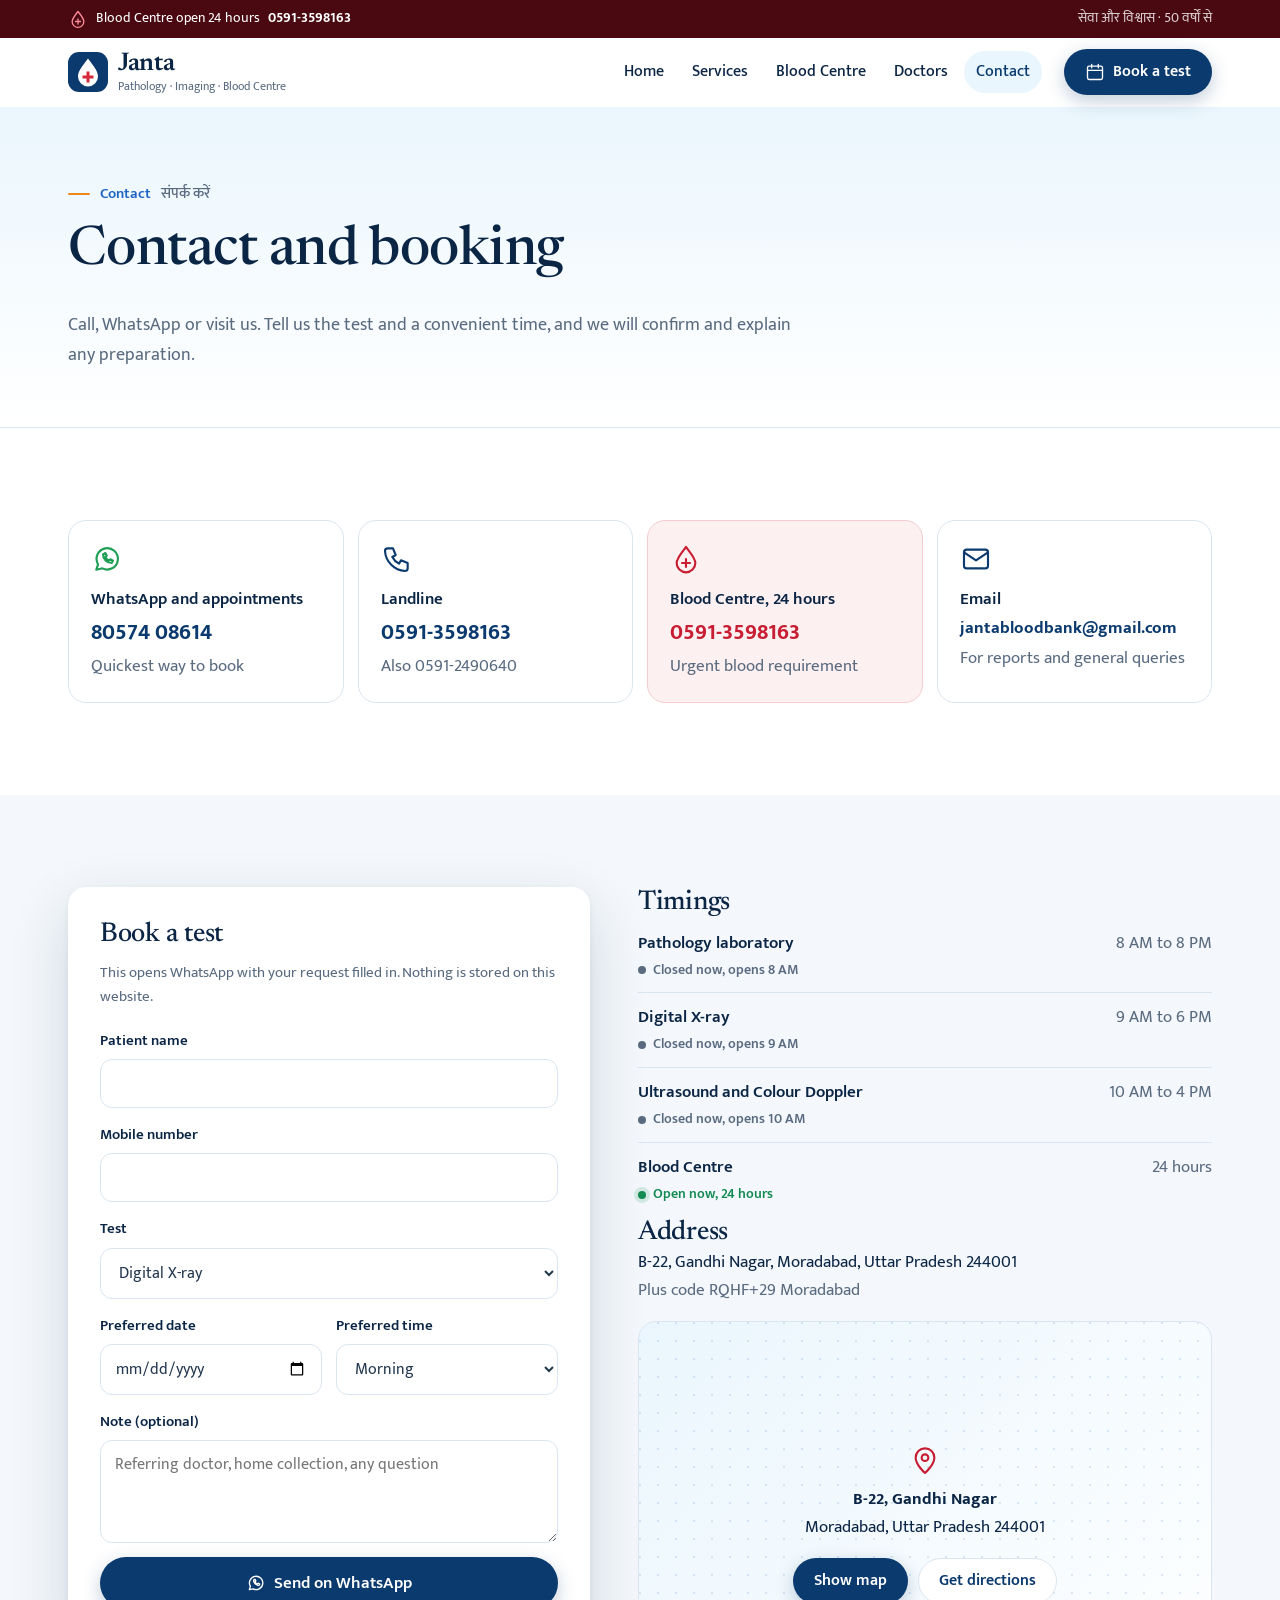
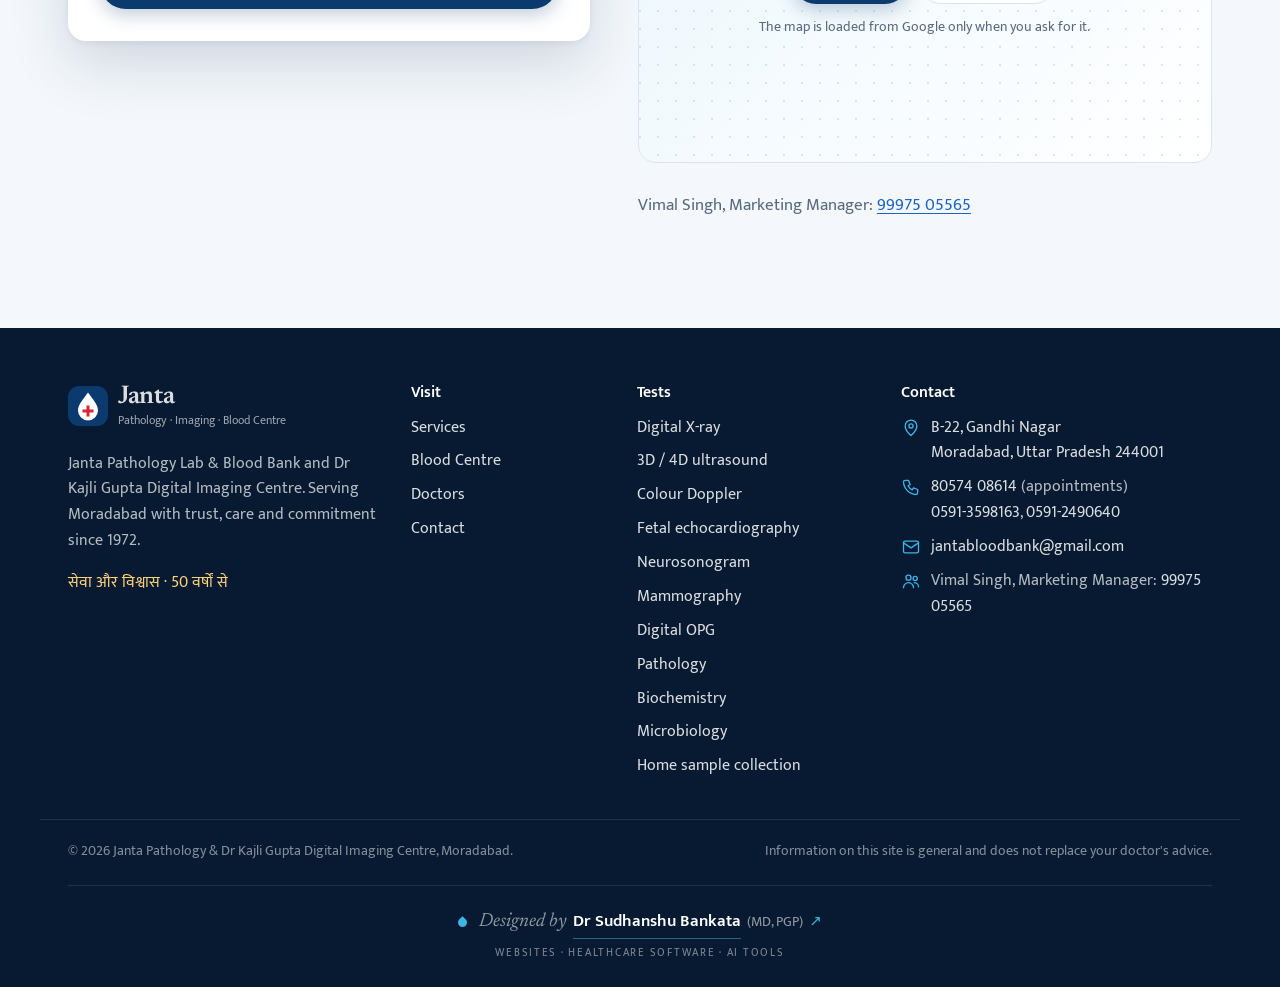
<file: contact/index.html>
<!doctype html>
<html lang="en-IN">
<head>
<meta charset="utf-8">
<meta name="viewport" content="width=device-width, initial-scale=1">
<title>Contact &amp; book a test | Janta Pathology &amp; Blood Centre, Moradabad</title>
<meta name="description" content="Book a test at Janta, B-22 Gandhi Nagar, Moradabad. WhatsApp 80574 08614, call 0591-3598163 or 0591-2490640, email jantabloodbank@gmail.com. Timings and map.">
<link rel="canonical" href="https://kajliguptaimaging.com/contact/">
<meta name="theme-color" content="#0b3a6e">
<meta property="og:type" content="website">
<meta property="og:site_name" content="Janta Pathology &amp; Blood Centre">
<meta property="og:title" content="Contact &amp; book a test | Janta Pathology &amp; Blood Centre, Moradabad">
<meta property="og:description" content="Book a test at Janta, B-22 Gandhi Nagar, Moradabad. WhatsApp 80574 08614, call 0591-3598163 or 0591-2490640, email jantabloodbank@gmail.com. Timings and map.">
<meta property="og:url" content="https://kajliguptaimaging.com/contact/">
<meta property="og:image" content="https://kajliguptaimaging.com/assets/img/og-image.jpg">
<meta property="og:image:width" content="1200"><meta property="og:image:height" content="630">
<meta property="og:locale" content="en_IN">
<meta name="twitter:card" content="summary_large_image">
<link rel="icon" href="../assets/img/favicon.svg" type="image/svg+xml">
<link rel="icon" href="../assets/img/favicon-32.png" sizes="32x32" type="image/png">
<link rel="apple-touch-icon" href="../assets/img/apple-touch-icon.png">
<link rel="preconnect" href="https://fonts.googleapis.com"><link rel="preconnect" href="https://fonts.gstatic.com" crossorigin>
<link rel="stylesheet" href="https://fonts.googleapis.com/css2?family=Mukta:wght@400;500;600;700&family=Newsreader:ital,opsz,wght@0,6..72,400..600;1,6..72,400..500&display=swap">
<link rel="stylesheet" href="../assets/css/site.css?v=10">
<script type="application/ld+json">{"@context": "https://schema.org", "@graph": [{"@type": ["MedicalClinic", "DiagnosticLab"], "@id": "https://kajliguptaimaging.com/#org", "name": "Janta Pathology Lab & Blood Bank and Dr Kajli Gupta Digital Imaging Centre", "alternateName": ["Janta Pathology", "Janta Blood Centre", "Janta Blood Bank", "Dr Kajli Gupta Digital Imaging Centre"], "url": "https://kajliguptaimaging.com/", "logo": "https://kajliguptaimaging.com/assets/img/icon-512.png", "image": "https://kajliguptaimaging.com/assets/img/building.jpg", "foundingDate": "1972", "telephone": "+918057408614", "email": "jantabloodbank@gmail.com", "address": {"@type": "PostalAddress", "streetAddress": "B-22, Gandhi Nagar", "addressLocality": "Moradabad", "addressRegion": "Uttar Pradesh", "postalCode": "244001", "addressCountry": "IN"}, "geo": {"@type": "GeoCoordinates", "latitude": 28.82756, "longitude": 78.77344}, "hasMap": "https://www.google.com/maps/search/?api=1&query=28.82756%2C78.77344", "medicalSpecialty": ["Pathology", "Radiology"], "availableService": [{"@type": "MedicalTest", "name": "Digital X-ray"}, {"@type": "MedicalTest", "name": "3D / 4D ultrasound"}, {"@type": "MedicalTest", "name": "Colour Doppler"}, {"@type": "MedicalTest", "name": "Fetal echocardiography"}, {"@type": "MedicalTest", "name": "Neurosonogram"}, {"@type": "MedicalTest", "name": "Mammography"}, {"@type": "MedicalTest", "name": "Digital OPG"}, {"@type": "MedicalTest", "name": "Pathology"}, {"@type": "MedicalTest", "name": "Biochemistry"}, {"@type": "MedicalTest", "name": "Microbiology"}, {"@type": "MedicalTest", "name": "Home sample collection"}], "employee": [{"@type": "Physician", "name": "Dr Samir Gupta", "medicalSpecialty": "Pathology"}, {"@type": "Physician", "name": "Dr Kajli Gupta", "medicalSpecialty": "Radiology"}]}]}</script>
</head>
<body>
<svg width="0" height="0" class="sr-only" aria-hidden="true"><defs><symbol id="i-xray" viewBox="0 0 24 24" fill="none" stroke="currentColor" stroke-width="1.6" stroke-linecap="round" stroke-linejoin="round"><rect x="4" y="3" width="16" height="18" rx="3"/><path d="M12 6v12M8.5 8.5c1.2.6 2.3.9 3.5.9s2.3-.3 3.5-.9M8 12c1.3.6 2.7.9 4 .9s2.7-.3 4-.9M8.5 15.5c1.2.5 2.3.7 3.5.7s2.3-.2 3.5-.7"/></symbol><symbol id="i-usg" viewBox="0 0 24 24" fill="none" stroke="currentColor" stroke-width="1.6" stroke-linecap="round" stroke-linejoin="round"><path d="M7 3h4l1 6H6z"/><path d="M9 9v3"/><path d="M5 15a7 7 0 0 1 14 0"/><path d="M8 18a4 4 0 0 1 8 0"/><circle cx="12" cy="20.5" r=".8"/></symbol><symbol id="i-doppler" viewBox="0 0 24 24" fill="none" stroke="currentColor" stroke-width="1.6" stroke-linecap="round" stroke-linejoin="round"><path d="M2 12h3l2-5 3 10 3-12 3 9 2-2h4"/></symbol><symbol id="i-heart" viewBox="0 0 24 24" fill="none" stroke="currentColor" stroke-width="1.6" stroke-linecap="round" stroke-linejoin="round"><path d="M12 20s-7-4.4-7-10a4 4 0 0 1 7-2.6A4 4 0 0 1 19 10c0 5.6-7 10-7 10z"/><path d="M7.5 12h2.5l1-2 2 4 1-2h2.5"/></symbol><symbol id="i-brain" viewBox="0 0 24 24" fill="none" stroke="currentColor" stroke-width="1.6" stroke-linecap="round" stroke-linejoin="round"><path d="M9 4a3 3 0 0 0-3 3 3 3 0 0 0-2 5 3 3 0 0 0 2 5 3 3 0 0 0 6 1V5a2 2 0 0 0-3-1z"/><path d="M15 4a3 3 0 0 1 3 3 3 3 0 0 1 2 5 3 3 0 0 1-2 5 3 3 0 0 1-6 1"/><path d="M12 9h2M12 14h2.5"/></symbol><symbol id="i-ribbon" viewBox="0 0 24 24" fill="none" stroke="currentColor" stroke-width="1.6" stroke-linecap="round" stroke-linejoin="round"><path d="M12 3a4 4 0 0 0-4 4c0 3 4 7 4 7s4-4 4-7a4 4 0 0 0-4-4z"/><path d="M10 12.5 6 21l3-1 1.5 2.5L13 16M14 12.5l4 8.5-3-1-1.5 2.5"/></symbol><symbol id="i-tooth" viewBox="0 0 24 24" fill="none" stroke="currentColor" stroke-width="1.6" stroke-linecap="round" stroke-linejoin="round"><path d="M7 3c-2.5 0-4 2-4 4.5 0 3 1.5 4.5 2 7 .5 3 1 6.5 2.5 6.5S9.5 17 12 17s3 4 4.5 4 2-3.5 2.5-6.5c.5-2.5 2-4 2-7C21 5 19.5 3 17 3c-2 0-3 1-5 1S9 3 7 3z"/></symbol><symbol id="i-microscope" viewBox="0 0 24 24" fill="none" stroke="currentColor" stroke-width="1.6" stroke-linecap="round" stroke-linejoin="round"><path d="M6 21h12M9 21v-2a5 5 0 0 1 5-5M10 4l4 2-3 6-4-2z"/><path d="M12.5 5 14 2M8.5 11l-1 2"/><path d="M15 14a4 4 0 0 1 3 4"/></symbol><symbol id="i-flask" viewBox="0 0 24 24" fill="none" stroke="currentColor" stroke-width="1.6" stroke-linecap="round" stroke-linejoin="round"><path d="M9 3h6M10 3v6L4.5 18.5A2 2 0 0 0 6.2 21.5h11.6a2 2 0 0 0 1.7-3L14 9V3"/><path d="M7 15h10"/></symbol><symbol id="i-petri" viewBox="0 0 24 24" fill="none" stroke="currentColor" stroke-width="1.6" stroke-linecap="round" stroke-linejoin="round"><ellipse cx="12" cy="12" rx="9" ry="9"/><circle cx="9" cy="10" r="1.3"/><circle cx="14.5" cy="9" r="1"/><circle cx="13" cy="14.5" r="1.6"/><circle cx="8.5" cy="15" r=".8"/></symbol><symbol id="i-home" viewBox="0 0 24 24" fill="none" stroke="currentColor" stroke-width="1.6" stroke-linecap="round" stroke-linejoin="round"><path d="M3 11 12 4l9 7"/><path d="M5 10v10h14V10"/><path d="M10 20v-5h4v5"/></symbol><symbol id="i-drop" viewBox="0 0 24 24" fill="none" stroke="currentColor" stroke-width="1.6" stroke-linecap="round" stroke-linejoin="round"><path d="M12 3c3.5 4.6 7 8.4 7 12a7 7 0 0 1-14 0c0-3.6 3.5-7.4 7-12z"/><path d="M12 12v6M9 15h6"/></symbol><symbol id="i-phone" viewBox="0 0 24 24" fill="none" stroke="currentColor" stroke-width="1.6" stroke-linecap="round" stroke-linejoin="round"><path d="M5 4h4l2 5-2.5 1.5a11 11 0 0 0 5 5L15 13l5 2v4a2 2 0 0 1-2 2A16 16 0 0 1 3 6a2 2 0 0 1 2-2"/></symbol><symbol id="i-wa" viewBox="0 0 24 24" fill="none" stroke="currentColor" stroke-width="1.6" stroke-linecap="round" stroke-linejoin="round"><path d="M4 20l1.3-4A8 8 0 1 1 8.5 19z"/><path d="M9 8.5c0 3.5 3 6.5 6.5 6.5l1-1.8-2-1-1 1a5 5 0 0 1-2.7-2.7l1-1-1-2z"/></symbol><symbol id="i-pin" viewBox="0 0 24 24" fill="none" stroke="currentColor" stroke-width="1.6" stroke-linecap="round" stroke-linejoin="round"><path d="M12 21s-7-6.2-7-11.5a7 7 0 0 1 14 0C19 14.8 12 21 12 21z"/><circle cx="12" cy="9.5" r="2.5"/></symbol><symbol id="i-clock" viewBox="0 0 24 24" fill="none" stroke="currentColor" stroke-width="1.6" stroke-linecap="round" stroke-linejoin="round"><circle cx="12" cy="12" r="9"/><path d="M12 7v5l3 2"/></symbol><symbol id="i-mail" viewBox="0 0 24 24" fill="none" stroke="currentColor" stroke-width="1.6" stroke-linecap="round" stroke-linejoin="round"><rect x="3" y="5" width="18" height="14" rx="2"/><path d="m3 7 9 6 9-6"/></symbol><symbol id="i-arrow" viewBox="0 0 24 24" fill="none" stroke="currentColor" stroke-width="1.6" stroke-linecap="round" stroke-linejoin="round"><path d="M5 12h14M13 6l6 6-6 6"/></symbol><symbol id="i-check" viewBox="0 0 24 24" fill="none" stroke="currentColor" stroke-width="1.6" stroke-linecap="round" stroke-linejoin="round"><path d="m5 12 4.5 4.5L19 7"/></symbol><symbol id="i-shield" viewBox="0 0 24 24" fill="none" stroke="currentColor" stroke-width="1.6" stroke-linecap="round" stroke-linejoin="round"><path d="M12 3 5 6v6c0 4.5 3 7.5 7 9 4-1.5 7-4.5 7-9V6z"/><path d="m9 12 2 2 4-4"/></symbol><symbol id="i-layers" viewBox="0 0 24 24" fill="none" stroke="currentColor" stroke-width="1.6" stroke-linecap="round" stroke-linejoin="round"><path d="m12 3 9 5-9 5-9-5z"/><path d="m3 13 9 5 9-5"/></symbol><symbol id="i-thermo" viewBox="0 0 24 24" fill="none" stroke="currentColor" stroke-width="1.6" stroke-linecap="round" stroke-linejoin="round"><path d="M10 14V5a2 2 0 0 1 4 0v9a4 4 0 1 1-4 0z"/><path d="M12 9v7"/></symbol><symbol id="i-people" viewBox="0 0 24 24" fill="none" stroke="currentColor" stroke-width="1.6" stroke-linecap="round" stroke-linejoin="round"><circle cx="9" cy="8" r="3"/><path d="M3 20a6 6 0 0 1 12 0"/><circle cx="17" cy="9" r="2.5"/><path d="M16 14a5 5 0 0 1 5 5"/></symbol><symbol id="i-menu" viewBox="0 0 24 24" fill="none" stroke="currentColor" stroke-width="1.6" stroke-linecap="round" stroke-linejoin="round"><path d="M4 7h16M4 12h16M4 17h16"/></symbol><symbol id="i-close" viewBox="0 0 24 24" fill="none" stroke="currentColor" stroke-width="1.6" stroke-linecap="round" stroke-linejoin="round"><path d="M6 6l12 12M18 6 6 18"/></symbol><symbol id="i-up" viewBox="0 0 24 24" fill="none" stroke="currentColor" stroke-width="1.6" stroke-linecap="round" stroke-linejoin="round"><path d="M12 19V5M6 11l6-6 6 6"/></symbol><symbol id="i-cal" viewBox="0 0 24 24" fill="none" stroke="currentColor" stroke-width="1.6" stroke-linecap="round" stroke-linejoin="round"><rect x="3" y="5" width="18" height="16" rx="2"/><path d="M3 10h18M8 3v4M16 3v4"/></symbol></defs></svg>

<a class="skip" href="#main">Skip to content</a>
<div class="topbar">
  <div class="wrap topbar-in">
    <a class="tb-blood" href="tel:+915913598163"><svg class="ic sm" aria-hidden="true"><use href="#i-drop"/></svg><span>Blood Centre open 24 hours</span><b>0591-3598163</b></a>
    <span class="tb-hi" lang="hi">सेवा और विश्वास · 50 वर्षों से</span>
  </div>
</div>
<header class="site-header" data-header>
  <div class="wrap hdr">
    <a class="brand" href="../" aria-label="Janta Pathology &amp; Blood Centre, home"><svg class="logo" viewBox="0 0 40 40" aria-hidden="true"><rect width="40" height="40" rx="11" fill="#0b3a6e"/><path d="M20 6.5c5 6.8 10 12.3 10 18a10 10 0 0 1-20 0c0-5.7 5-11.2 10-18z" fill="#fff"/><path d="M18.5 19.5h3v4h4v3h-4v4h-3v-4h-4v-3h4z" fill="#d62839"/></svg>
      <span class="brand-txt"><span class="brand-name">Janta</span><span class="brand-sub">Pathology · Imaging · Blood Centre</span></span></a>
    <nav class="nav" id="nav" aria-label="Main">
      <ul><li><a href="../">Home</a></li><li><a href="../services/">Services</a></li><li><a href="../blood-centre/">Blood Centre</a></li><li><a href="../doctors/">Doctors</a></li><li><a href="../contact/" aria-current="page">Contact</a></li></ul>
      <a class="btn btn-primary nav-cta" href="../contact/#book"><svg class="ic sm" aria-hidden="true"><use href="#i-cal"/></svg>Book a test</a>
    </nav>
    <button class="burger" type="button" aria-controls="nav" aria-expanded="false" aria-label="Open menu" data-burger>
      <svg class="ic i-open" aria-hidden="true"><use href="#i-menu"/></svg><svg class="ic i-close" aria-hidden="true"><use href="#i-close"/></svg></button>
  </div>
</header>
<main id="main">

<section class="page-hero ">
  <div class="wrap">
    <p class="eyebrow ">Contact <span class="eb-hi" lang="hi">संपर्क करें</span></p>
    <h1>Contact and booking</h1>
    <p class="lead">Call, WhatsApp or visit us. Tell us the test and a convenient time, and we will confirm and explain any preparation.</p>
  </div>
</section>
<section class="sec">
  <div class="wrap">
    <div class="contact-cards">
      <a class="c-card" href="https://wa.me/918057408614?text=Hello%2C%20I%20would%20like%20to%20book%20a%20test%20at%20Janta." target="_blank" rel="noopener"><svg class="ic lg" aria-hidden="true"><use href="#i-wa"/></svg><span class="c-h">WhatsApp and appointments</span><b>80574 08614</b><span>Quickest way to book</span></a>
      <a class="c-card" href="tel:+915913598163"><svg class="ic lg" aria-hidden="true"><use href="#i-phone"/></svg><span class="c-h">Landline</span><b>0591-3598163</b><span>Also 0591-2490640</span></a>
      <a class="c-card c-red" href="tel:+915913598163"><svg class="ic lg" aria-hidden="true"><use href="#i-drop"/></svg><span class="c-h">Blood Centre, 24 hours</span><b>0591-3598163</b><span>Urgent blood requirement</span></a>
      <a class="c-card" href="mailto:jantabloodbank@gmail.com"><svg class="ic lg" aria-hidden="true"><use href="#i-mail"/></svg><span class="c-h">Email</span><b class="c-mail">jantabloodbank@gmail.com</b><span>For reports and general queries</span></a>
    </div>
  </div>
</section>
<section class="sec sec-mist" id="book">
  <div class="wrap visit">
    <form class="card form" data-wa-form="booking" novalidate>
      <h2 class="h-form">Book a test</h2>
      <p class="form-note">This opens WhatsApp with your request filled in. Nothing is stored on this website.</p>
      <label>Patient name<input name="Patient" required autocomplete="name"></label>
      <label>Mobile number<input name="Mobile" type="tel" required inputmode="tel" autocomplete="tel" pattern="[0-9+ -]{10,15}"></label>
      <label>Test<select name="Test"><option>Digital X-ray</option><option>3D / 4D ultrasound</option><option>Colour Doppler</option><option>Fetal echocardiography</option><option>Neurosonogram</option><option>Mammography</option><option>Digital OPG</option><option>Pathology</option><option>Biochemistry</option><option>Microbiology</option><option>Home sample collection</option><option>Other / not sure</option></select></label>
      <div class="row2">
        <label>Preferred date<input name="Preferred date" type="date"></label>
        <label>Preferred time<select name="Preferred time"><option>Morning</option><option>Afternoon</option><option>Evening</option></select></label>
      </div>
      <label>Note (optional)<textarea name="Note" rows="3" placeholder="Referring doctor, home collection, any question"></textarea></label>
      <button class="btn btn-primary btn-lg" type="submit"><svg class="ic sm" aria-hidden="true"><use href="#i-wa"/></svg>Send on WhatsApp</button>
      <p class="form-err" role="alert" hidden>Please enter the patient's name and a valid mobile number.</p>
    </form>
    <div>
      <h2 class="h-form">Timings</h2>
      <ul class="status "><li><span class="st-name">Pathology laboratory</span><span class="st-hours">8 AM to 8 PM</span><span class="st-live" data-status="lab" aria-live="polite"></span></li><li><span class="st-name">Digital X-ray</span><span class="st-hours">9 AM to 6 PM</span><span class="st-live" data-status="xray" aria-live="polite"></span></li><li><span class="st-name">Ultrasound and Colour Doppler</span><span class="st-hours">10 AM to 4 PM</span><span class="st-live" data-status="usg" aria-live="polite"></span></li><li><span class="st-name">Blood Centre</span><span class="st-hours">24 hours</span><span class="st-live" data-status="blood" aria-live="polite"></span></li></ul>
      <h2 class="h-form mt">Address</h2>
      <p class="addr">B-22, Gandhi Nagar, Moradabad, Uttar Pradesh 244001<br><span class="muted">Plus code RQHF+29 Moradabad</span></p>
      
<div class="map" data-map="https://www.google.com/maps?q=28.82756,78.77344&z=17&output=embed">
  <div class="map-ph">
    <svg class="ic lg" aria-hidden="true"><use href="#i-pin"/></svg>
    <p><b>B-22, Gandhi Nagar</b><br>Moradabad, Uttar Pradesh 244001</p>
    <div class="map-btns">
      <button class="btn btn-primary" type="button" data-map-load>Show map</button>
      <a class="btn btn-ghost" href="https://www.google.com/maps/dir/?api=1&destination=28.82756%2C78.77344" target="_blank" rel="noopener">Get directions</a>
    </div>
    <small>The map is loaded from Google only when you ask for it.</small>
  </div>
</div>
      <p class="muted mt">Vimal Singh, Marketing Manager: <a href="tel:+919997505565">99975 05565</a></p>
    </div>
  </div>
</section>
</main>

<footer class="site-footer">
  <div class="wrap foot">
    <div class="foot-brand">
      <a class="brand brand-light" href="../"><svg class="logo" viewBox="0 0 40 40" aria-hidden="true"><rect width="40" height="40" rx="11" fill="#0b3a6e"/><path d="M20 6.5c5 6.8 10 12.3 10 18a10 10 0 0 1-20 0c0-5.7 5-11.2 10-18z" fill="#fff"/><path d="M18.5 19.5h3v4h4v3h-4v4h-3v-4h-4v-3h4z" fill="#d62839"/></svg><span class="brand-txt"><span class="brand-name">Janta</span><span class="brand-sub">Pathology · Imaging · Blood Centre</span></span></a>
      <p>Janta Pathology Lab &amp; Blood Bank and Dr Kajli Gupta Digital Imaging Centre. Serving Moradabad with trust, care and commitment since 1972.</p>
      <p class="foot-hi" lang="hi">सेवा और विश्वास · 50 वर्षों से</p>
    </div>
    <div>
      <h2 class="foot-h">Visit</h2>
      <ul class="foot-list"><li><a href='../services/'>Services</a></li><li><a href='../blood-centre/'>Blood Centre</a></li><li><a href='../doctors/'>Doctors</a></li><li><a href='../contact/'>Contact</a></li></ul>
    </div>
    <div>
      <h2 class="foot-h">Tests</h2>
      <ul class="foot-list"><li><a href="../services/#digital-x-ray">Digital X-ray</a></li><li><a href="../services/#ultrasound">3D / 4D ultrasound</a></li><li><a href="../services/#colour-doppler">Colour Doppler</a></li><li><a href="../services/#fetal-echo">Fetal echocardiography</a></li><li><a href="../services/#neurosonogram">Neurosonogram</a></li><li><a href="../services/#mammography">Mammography</a></li><li><a href="../services/#digital-opg">Digital OPG</a></li><li><a href="../services/#pathology">Pathology</a></li><li><a href="../services/#biochemistry">Biochemistry</a></li><li><a href="../services/#microbiology">Microbiology</a></li><li><a href="../services/#home-collection">Home sample collection</a></li></ul>
    </div>
    <div>
      <h2 class="foot-h">Contact</h2>
      <ul class="foot-list foot-contact">
        <li><svg class="ic sm" aria-hidden="true"><use href="#i-pin"/></svg><a href="https://www.google.com/maps/search/?api=1&query=28.82756%2C78.77344" target="_blank" rel="noopener">B-22, Gandhi Nagar<br>Moradabad, Uttar Pradesh 244001</a></li>
        <li><svg class="ic sm" aria-hidden="true"><use href="#i-phone"/></svg><span><a href="tel:+918057408614">80574 08614</a> (appointments)<br><a href="tel:+915913598163">0591-3598163</a>, <a href="tel:+915912490640">0591-2490640</a></span></li>
        <li><svg class="ic sm" aria-hidden="true"><use href="#i-mail"/></svg><a href="mailto:jantabloodbank@gmail.com">jantabloodbank@gmail.com</a></li>
        <li><svg class="ic sm" aria-hidden="true"><use href="#i-people"/></svg><span>Vimal Singh, Marketing Manager: <a href="tel:+919997505565">99975 05565</a></span></li>
      </ul>
    </div>
  </div>
  <div class="wrap foot-base">
    <span>© <span data-year>2026</span> Janta Pathology &amp; Dr Kajli Gupta Digital Imaging Centre, Moradabad.</span>
    <span>Information on this site is general and does not replace your doctor's advice.</span>
  </div>
  <div class="wrap"><div class="made-by"><a class="mb" href="https://lexmedix.in/services/" target="_blank" rel="noopener"><span class="mb-main"><span class="mb-pre">Designed by</span> <span class="mb-name">Dr Sudhanshu Bankata</span> <span class="mb-cred">(MD, PGP)</span><span class="mb-arrow" aria-hidden="true">&#8599;</span></span><span class="mb-sr">, </span><span class="mb-sub">Websites &middot; Healthcare software &middot; AI tools</span><span class="mb-sr"> (opens in a new tab)</span></a></div></div>
</footer>
<a class="float-wa" href="https://wa.me/918057408614?text=Hello%2C%20I%20would%20like%20to%20book%20a%20test%20at%20Janta." target="_blank" rel="noopener" aria-label="Chat on WhatsApp" data-float><svg class="ic" aria-hidden="true"><use href="#i-wa"/></svg></a>
<button class="to-top" type="button" aria-label="Back to top" data-top><svg class="ic" aria-hidden="true"><use href="#i-up"/></svg></button>
<script>window.JANTA={wa:"918057408614",timings:{"lab": ["08:00", "20:00"], "xray": ["09:00", "18:00"], "usg": ["10:00", "16:00"], "blood": [null, null]}};</script>
<script src="../assets/js/site.js?v=10" defer></script>
</body>
</html>
</file>
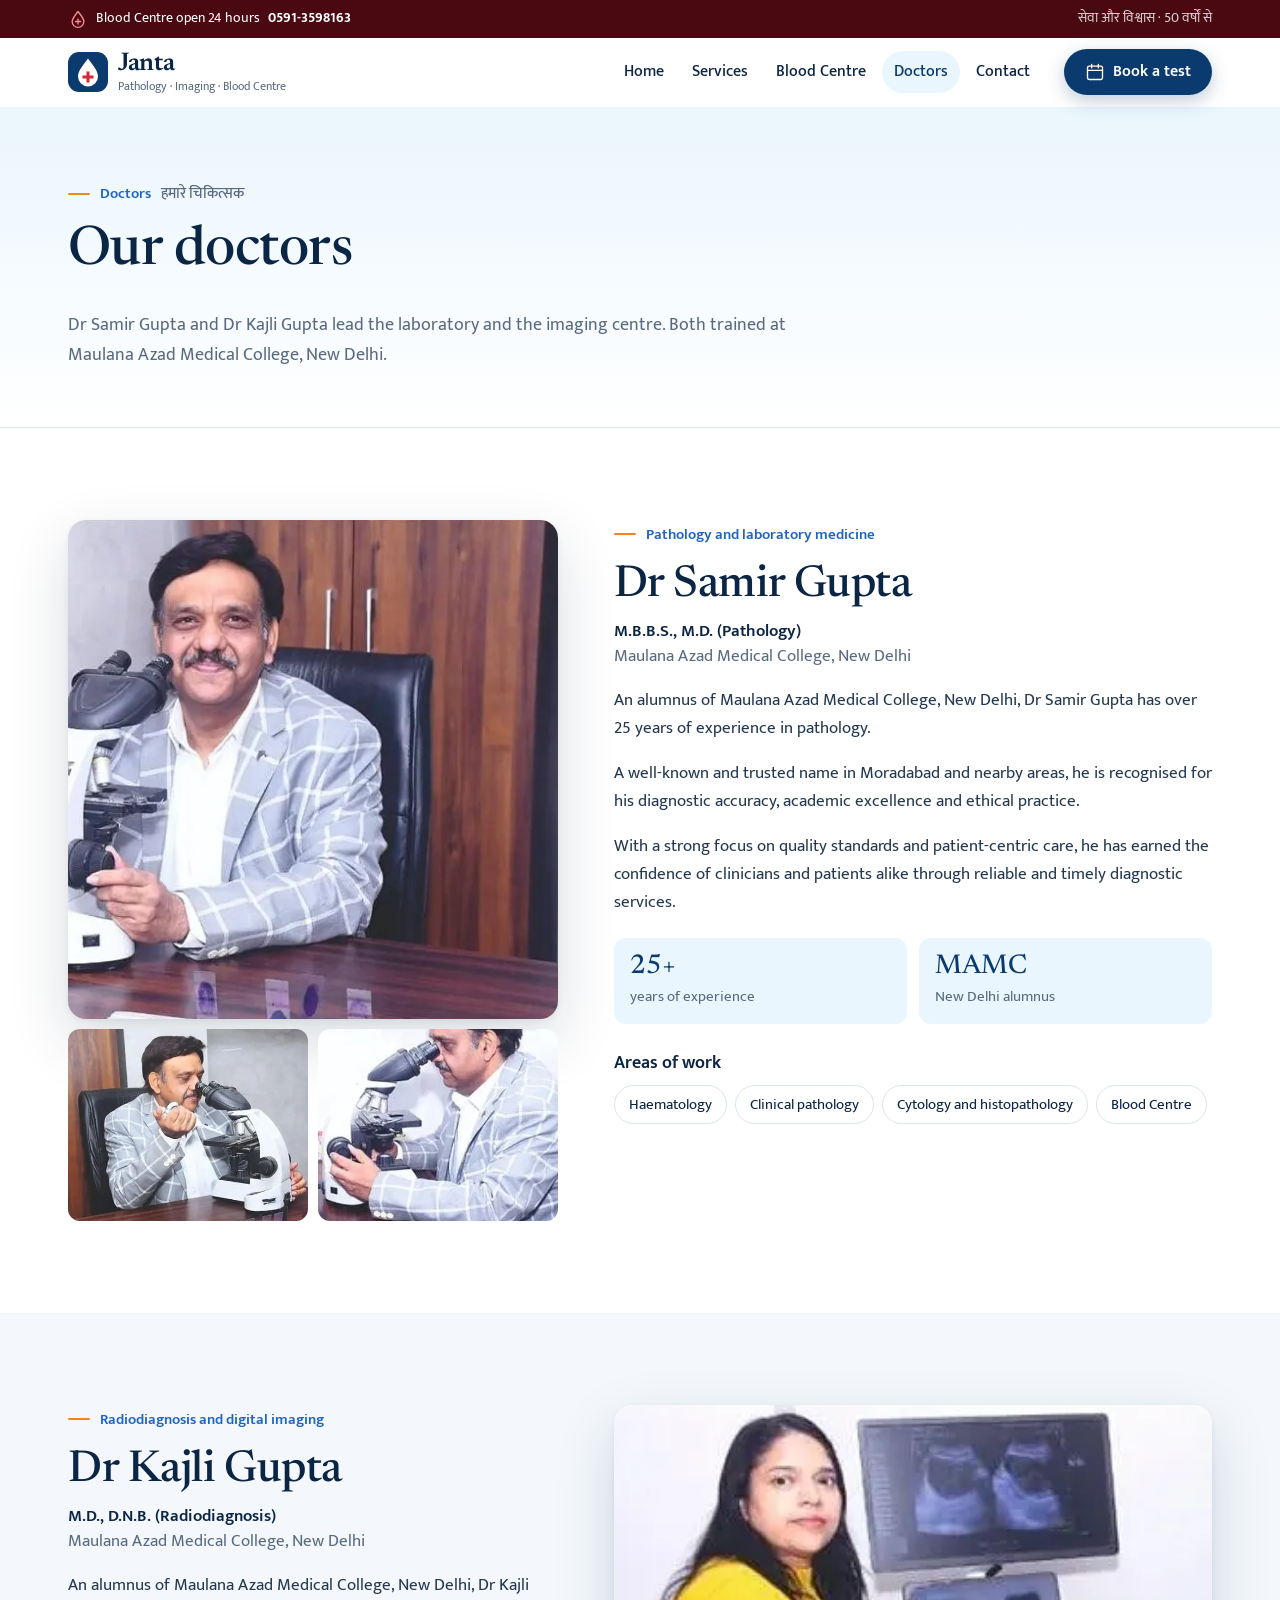
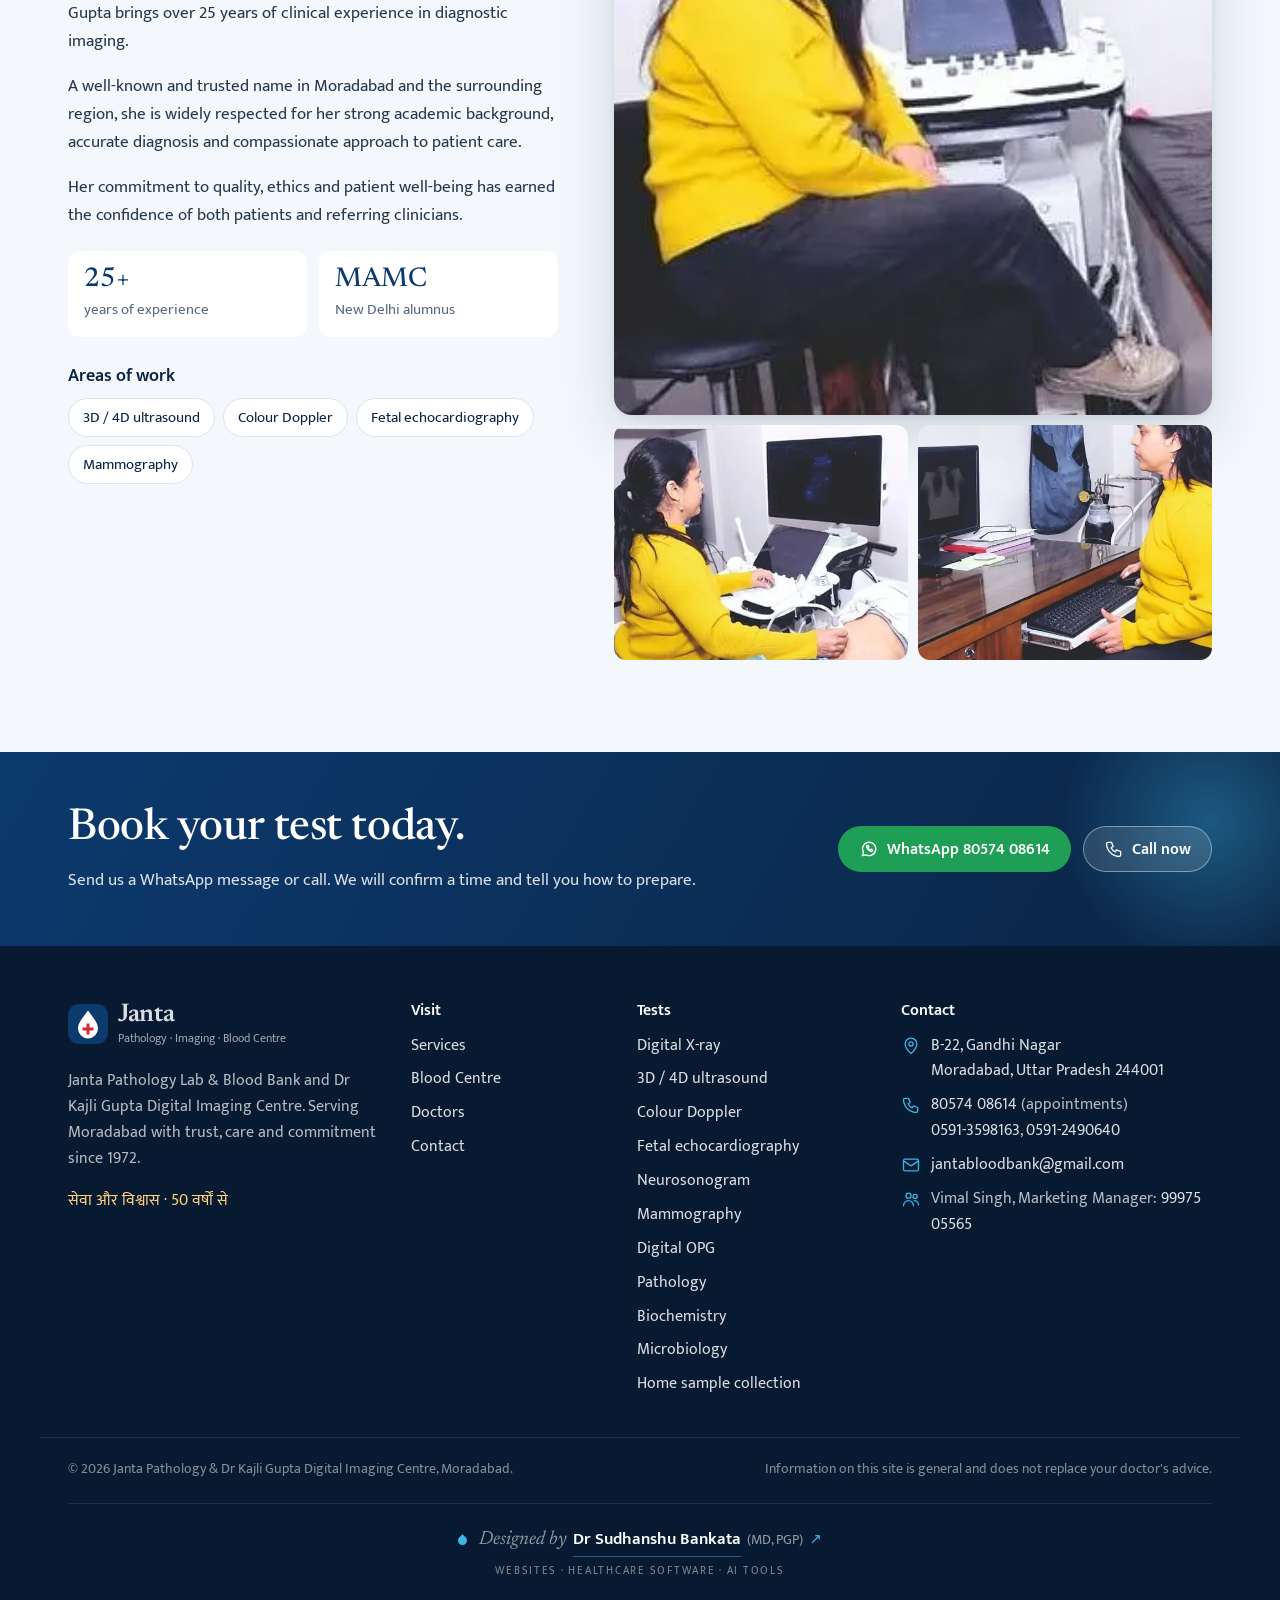
<file: doctors/index.html>
<!doctype html>
<html lang="en-IN">
<head>
<meta charset="utf-8">
<meta name="viewport" content="width=device-width, initial-scale=1">
<title>Dr Samir Gupta (Pathologist) &amp; Dr Kajli Gupta (Radiologist) | Janta, Moradabad</title>
<meta name="description" content="Meet Dr Samir Gupta, MD Pathology, and Dr Kajli Gupta, MD DNB Radiodiagnosis, alumni of Maulana Azad Medical College with 25+ years of experience in Moradabad.">
<link rel="canonical" href="https://kajliguptaimaging.com/doctors/">
<meta name="theme-color" content="#0b3a6e">
<meta property="og:type" content="website">
<meta property="og:site_name" content="Janta Pathology &amp; Blood Centre">
<meta property="og:title" content="Dr Samir Gupta (Pathologist) &amp; Dr Kajli Gupta (Radiologist) | Janta, Moradabad">
<meta property="og:description" content="Meet Dr Samir Gupta, MD Pathology, and Dr Kajli Gupta, MD DNB Radiodiagnosis, alumni of Maulana Azad Medical College with 25+ years of experience in Moradabad.">
<meta property="og:url" content="https://kajliguptaimaging.com/doctors/">
<meta property="og:image" content="https://kajliguptaimaging.com/assets/img/og-image.jpg">
<meta property="og:image:width" content="1200"><meta property="og:image:height" content="630">
<meta property="og:locale" content="en_IN">
<meta name="twitter:card" content="summary_large_image">
<link rel="icon" href="../assets/img/favicon.svg" type="image/svg+xml">
<link rel="icon" href="../assets/img/favicon-32.png" sizes="32x32" type="image/png">
<link rel="apple-touch-icon" href="../assets/img/apple-touch-icon.png">
<link rel="preconnect" href="https://fonts.googleapis.com"><link rel="preconnect" href="https://fonts.gstatic.com" crossorigin>
<link rel="stylesheet" href="https://fonts.googleapis.com/css2?family=Mukta:wght@400;500;600;700&family=Newsreader:ital,opsz,wght@0,6..72,400..600;1,6..72,400..500&display=swap">
<link rel="stylesheet" href="../assets/css/site.css?v=10">
<script type="application/ld+json">{"@context": "https://schema.org", "@graph": [{"@type": ["MedicalClinic", "DiagnosticLab"], "@id": "https://kajliguptaimaging.com/#org", "name": "Janta Pathology Lab & Blood Bank and Dr Kajli Gupta Digital Imaging Centre", "alternateName": ["Janta Pathology", "Janta Blood Centre", "Janta Blood Bank", "Dr Kajli Gupta Digital Imaging Centre"], "url": "https://kajliguptaimaging.com/", "logo": "https://kajliguptaimaging.com/assets/img/icon-512.png", "image": "https://kajliguptaimaging.com/assets/img/building.jpg", "foundingDate": "1972", "telephone": "+918057408614", "email": "jantabloodbank@gmail.com", "address": {"@type": "PostalAddress", "streetAddress": "B-22, Gandhi Nagar", "addressLocality": "Moradabad", "addressRegion": "Uttar Pradesh", "postalCode": "244001", "addressCountry": "IN"}, "geo": {"@type": "GeoCoordinates", "latitude": 28.82756, "longitude": 78.77344}, "hasMap": "https://www.google.com/maps/search/?api=1&query=28.82756%2C78.77344", "medicalSpecialty": ["Pathology", "Radiology"], "availableService": [{"@type": "MedicalTest", "name": "Digital X-ray"}, {"@type": "MedicalTest", "name": "3D / 4D ultrasound"}, {"@type": "MedicalTest", "name": "Colour Doppler"}, {"@type": "MedicalTest", "name": "Fetal echocardiography"}, {"@type": "MedicalTest", "name": "Neurosonogram"}, {"@type": "MedicalTest", "name": "Mammography"}, {"@type": "MedicalTest", "name": "Digital OPG"}, {"@type": "MedicalTest", "name": "Pathology"}, {"@type": "MedicalTest", "name": "Biochemistry"}, {"@type": "MedicalTest", "name": "Microbiology"}, {"@type": "MedicalTest", "name": "Home sample collection"}], "employee": [{"@type": "Physician", "name": "Dr Samir Gupta", "medicalSpecialty": "Pathology"}, {"@type": "Physician", "name": "Dr Kajli Gupta", "medicalSpecialty": "Radiology"}]}, {"@type": "Physician", "name": "Dr Samir Gupta", "medicalSpecialty": "Pathology", "url": "https://kajliguptaimaging.com/doctors/#samir", "image": "https://kajliguptaimaging.com/assets/img/samir-microscope.jpg", "alumniOf": {"@type": "CollegeOrUniversity", "name": "Maulana Azad Medical College"}, "worksFor": {"@id": "https://kajliguptaimaging.com/#org"}, "address": {"@type": "PostalAddress", "streetAddress": "B-22, Gandhi Nagar", "addressLocality": "Moradabad", "addressRegion": "Uttar Pradesh", "postalCode": "244001", "addressCountry": "IN"}}, {"@type": "Physician", "name": "Dr Kajli Gupta", "medicalSpecialty": "Radiology", "url": "https://kajliguptaimaging.com/doctors/#kajli", "image": "https://kajliguptaimaging.com/assets/img/kajli-portrait.jpg", "alumniOf": {"@type": "CollegeOrUniversity", "name": "Maulana Azad Medical College"}, "worksFor": {"@id": "https://kajliguptaimaging.com/#org"}, "address": {"@type": "PostalAddress", "streetAddress": "B-22, Gandhi Nagar", "addressLocality": "Moradabad", "addressRegion": "Uttar Pradesh", "postalCode": "244001", "addressCountry": "IN"}}]}</script>
</head>
<body>
<svg width="0" height="0" class="sr-only" aria-hidden="true"><defs><symbol id="i-xray" viewBox="0 0 24 24" fill="none" stroke="currentColor" stroke-width="1.6" stroke-linecap="round" stroke-linejoin="round"><rect x="4" y="3" width="16" height="18" rx="3"/><path d="M12 6v12M8.5 8.5c1.2.6 2.3.9 3.5.9s2.3-.3 3.5-.9M8 12c1.3.6 2.7.9 4 .9s2.7-.3 4-.9M8.5 15.5c1.2.5 2.3.7 3.5.7s2.3-.2 3.5-.7"/></symbol><symbol id="i-usg" viewBox="0 0 24 24" fill="none" stroke="currentColor" stroke-width="1.6" stroke-linecap="round" stroke-linejoin="round"><path d="M7 3h4l1 6H6z"/><path d="M9 9v3"/><path d="M5 15a7 7 0 0 1 14 0"/><path d="M8 18a4 4 0 0 1 8 0"/><circle cx="12" cy="20.5" r=".8"/></symbol><symbol id="i-doppler" viewBox="0 0 24 24" fill="none" stroke="currentColor" stroke-width="1.6" stroke-linecap="round" stroke-linejoin="round"><path d="M2 12h3l2-5 3 10 3-12 3 9 2-2h4"/></symbol><symbol id="i-heart" viewBox="0 0 24 24" fill="none" stroke="currentColor" stroke-width="1.6" stroke-linecap="round" stroke-linejoin="round"><path d="M12 20s-7-4.4-7-10a4 4 0 0 1 7-2.6A4 4 0 0 1 19 10c0 5.6-7 10-7 10z"/><path d="M7.5 12h2.5l1-2 2 4 1-2h2.5"/></symbol><symbol id="i-brain" viewBox="0 0 24 24" fill="none" stroke="currentColor" stroke-width="1.6" stroke-linecap="round" stroke-linejoin="round"><path d="M9 4a3 3 0 0 0-3 3 3 3 0 0 0-2 5 3 3 0 0 0 2 5 3 3 0 0 0 6 1V5a2 2 0 0 0-3-1z"/><path d="M15 4a3 3 0 0 1 3 3 3 3 0 0 1 2 5 3 3 0 0 1-2 5 3 3 0 0 1-6 1"/><path d="M12 9h2M12 14h2.5"/></symbol><symbol id="i-ribbon" viewBox="0 0 24 24" fill="none" stroke="currentColor" stroke-width="1.6" stroke-linecap="round" stroke-linejoin="round"><path d="M12 3a4 4 0 0 0-4 4c0 3 4 7 4 7s4-4 4-7a4 4 0 0 0-4-4z"/><path d="M10 12.5 6 21l3-1 1.5 2.5L13 16M14 12.5l4 8.5-3-1-1.5 2.5"/></symbol><symbol id="i-tooth" viewBox="0 0 24 24" fill="none" stroke="currentColor" stroke-width="1.6" stroke-linecap="round" stroke-linejoin="round"><path d="M7 3c-2.5 0-4 2-4 4.5 0 3 1.5 4.5 2 7 .5 3 1 6.5 2.5 6.5S9.5 17 12 17s3 4 4.5 4 2-3.5 2.5-6.5c.5-2.5 2-4 2-7C21 5 19.5 3 17 3c-2 0-3 1-5 1S9 3 7 3z"/></symbol><symbol id="i-microscope" viewBox="0 0 24 24" fill="none" stroke="currentColor" stroke-width="1.6" stroke-linecap="round" stroke-linejoin="round"><path d="M6 21h12M9 21v-2a5 5 0 0 1 5-5M10 4l4 2-3 6-4-2z"/><path d="M12.5 5 14 2M8.5 11l-1 2"/><path d="M15 14a4 4 0 0 1 3 4"/></symbol><symbol id="i-flask" viewBox="0 0 24 24" fill="none" stroke="currentColor" stroke-width="1.6" stroke-linecap="round" stroke-linejoin="round"><path d="M9 3h6M10 3v6L4.5 18.5A2 2 0 0 0 6.2 21.5h11.6a2 2 0 0 0 1.7-3L14 9V3"/><path d="M7 15h10"/></symbol><symbol id="i-petri" viewBox="0 0 24 24" fill="none" stroke="currentColor" stroke-width="1.6" stroke-linecap="round" stroke-linejoin="round"><ellipse cx="12" cy="12" rx="9" ry="9"/><circle cx="9" cy="10" r="1.3"/><circle cx="14.5" cy="9" r="1"/><circle cx="13" cy="14.5" r="1.6"/><circle cx="8.5" cy="15" r=".8"/></symbol><symbol id="i-home" viewBox="0 0 24 24" fill="none" stroke="currentColor" stroke-width="1.6" stroke-linecap="round" stroke-linejoin="round"><path d="M3 11 12 4l9 7"/><path d="M5 10v10h14V10"/><path d="M10 20v-5h4v5"/></symbol><symbol id="i-drop" viewBox="0 0 24 24" fill="none" stroke="currentColor" stroke-width="1.6" stroke-linecap="round" stroke-linejoin="round"><path d="M12 3c3.5 4.6 7 8.4 7 12a7 7 0 0 1-14 0c0-3.6 3.5-7.4 7-12z"/><path d="M12 12v6M9 15h6"/></symbol><symbol id="i-phone" viewBox="0 0 24 24" fill="none" stroke="currentColor" stroke-width="1.6" stroke-linecap="round" stroke-linejoin="round"><path d="M5 4h4l2 5-2.5 1.5a11 11 0 0 0 5 5L15 13l5 2v4a2 2 0 0 1-2 2A16 16 0 0 1 3 6a2 2 0 0 1 2-2"/></symbol><symbol id="i-wa" viewBox="0 0 24 24" fill="none" stroke="currentColor" stroke-width="1.6" stroke-linecap="round" stroke-linejoin="round"><path d="M4 20l1.3-4A8 8 0 1 1 8.5 19z"/><path d="M9 8.5c0 3.5 3 6.5 6.5 6.5l1-1.8-2-1-1 1a5 5 0 0 1-2.7-2.7l1-1-1-2z"/></symbol><symbol id="i-pin" viewBox="0 0 24 24" fill="none" stroke="currentColor" stroke-width="1.6" stroke-linecap="round" stroke-linejoin="round"><path d="M12 21s-7-6.2-7-11.5a7 7 0 0 1 14 0C19 14.8 12 21 12 21z"/><circle cx="12" cy="9.5" r="2.5"/></symbol><symbol id="i-clock" viewBox="0 0 24 24" fill="none" stroke="currentColor" stroke-width="1.6" stroke-linecap="round" stroke-linejoin="round"><circle cx="12" cy="12" r="9"/><path d="M12 7v5l3 2"/></symbol><symbol id="i-mail" viewBox="0 0 24 24" fill="none" stroke="currentColor" stroke-width="1.6" stroke-linecap="round" stroke-linejoin="round"><rect x="3" y="5" width="18" height="14" rx="2"/><path d="m3 7 9 6 9-6"/></symbol><symbol id="i-arrow" viewBox="0 0 24 24" fill="none" stroke="currentColor" stroke-width="1.6" stroke-linecap="round" stroke-linejoin="round"><path d="M5 12h14M13 6l6 6-6 6"/></symbol><symbol id="i-check" viewBox="0 0 24 24" fill="none" stroke="currentColor" stroke-width="1.6" stroke-linecap="round" stroke-linejoin="round"><path d="m5 12 4.5 4.5L19 7"/></symbol><symbol id="i-shield" viewBox="0 0 24 24" fill="none" stroke="currentColor" stroke-width="1.6" stroke-linecap="round" stroke-linejoin="round"><path d="M12 3 5 6v6c0 4.5 3 7.5 7 9 4-1.5 7-4.5 7-9V6z"/><path d="m9 12 2 2 4-4"/></symbol><symbol id="i-layers" viewBox="0 0 24 24" fill="none" stroke="currentColor" stroke-width="1.6" stroke-linecap="round" stroke-linejoin="round"><path d="m12 3 9 5-9 5-9-5z"/><path d="m3 13 9 5 9-5"/></symbol><symbol id="i-thermo" viewBox="0 0 24 24" fill="none" stroke="currentColor" stroke-width="1.6" stroke-linecap="round" stroke-linejoin="round"><path d="M10 14V5a2 2 0 0 1 4 0v9a4 4 0 1 1-4 0z"/><path d="M12 9v7"/></symbol><symbol id="i-people" viewBox="0 0 24 24" fill="none" stroke="currentColor" stroke-width="1.6" stroke-linecap="round" stroke-linejoin="round"><circle cx="9" cy="8" r="3"/><path d="M3 20a6 6 0 0 1 12 0"/><circle cx="17" cy="9" r="2.5"/><path d="M16 14a5 5 0 0 1 5 5"/></symbol><symbol id="i-menu" viewBox="0 0 24 24" fill="none" stroke="currentColor" stroke-width="1.6" stroke-linecap="round" stroke-linejoin="round"><path d="M4 7h16M4 12h16M4 17h16"/></symbol><symbol id="i-close" viewBox="0 0 24 24" fill="none" stroke="currentColor" stroke-width="1.6" stroke-linecap="round" stroke-linejoin="round"><path d="M6 6l12 12M18 6 6 18"/></symbol><symbol id="i-up" viewBox="0 0 24 24" fill="none" stroke="currentColor" stroke-width="1.6" stroke-linecap="round" stroke-linejoin="round"><path d="M12 19V5M6 11l6-6 6 6"/></symbol><symbol id="i-cal" viewBox="0 0 24 24" fill="none" stroke="currentColor" stroke-width="1.6" stroke-linecap="round" stroke-linejoin="round"><rect x="3" y="5" width="18" height="16" rx="2"/><path d="M3 10h18M8 3v4M16 3v4"/></symbol></defs></svg>

<a class="skip" href="#main">Skip to content</a>
<div class="topbar">
  <div class="wrap topbar-in">
    <a class="tb-blood" href="tel:+915913598163"><svg class="ic sm" aria-hidden="true"><use href="#i-drop"/></svg><span>Blood Centre open 24 hours</span><b>0591-3598163</b></a>
    <span class="tb-hi" lang="hi">सेवा और विश्वास · 50 वर्षों से</span>
  </div>
</div>
<header class="site-header" data-header>
  <div class="wrap hdr">
    <a class="brand" href="../" aria-label="Janta Pathology &amp; Blood Centre, home"><svg class="logo" viewBox="0 0 40 40" aria-hidden="true"><rect width="40" height="40" rx="11" fill="#0b3a6e"/><path d="M20 6.5c5 6.8 10 12.3 10 18a10 10 0 0 1-20 0c0-5.7 5-11.2 10-18z" fill="#fff"/><path d="M18.5 19.5h3v4h4v3h-4v4h-3v-4h-4v-3h4z" fill="#d62839"/></svg>
      <span class="brand-txt"><span class="brand-name">Janta</span><span class="brand-sub">Pathology · Imaging · Blood Centre</span></span></a>
    <nav class="nav" id="nav" aria-label="Main">
      <ul><li><a href="../">Home</a></li><li><a href="../services/">Services</a></li><li><a href="../blood-centre/">Blood Centre</a></li><li><a href="../doctors/" aria-current="page">Doctors</a></li><li><a href="../contact/">Contact</a></li></ul>
      <a class="btn btn-primary nav-cta" href="../contact/#book"><svg class="ic sm" aria-hidden="true"><use href="#i-cal"/></svg>Book a test</a>
    </nav>
    <button class="burger" type="button" aria-controls="nav" aria-expanded="false" aria-label="Open menu" data-burger>
      <svg class="ic i-open" aria-hidden="true"><use href="#i-menu"/></svg><svg class="ic i-close" aria-hidden="true"><use href="#i-close"/></svg></button>
  </div>
</header>
<main id="main">

<section class="page-hero ">
  <div class="wrap">
    <p class="eyebrow ">Doctors <span class="eb-hi" lang="hi">हमारे चिकित्सक</span></p>
    <h1>Our doctors</h1>
    <p class="lead">Dr Samir Gupta and Dr Kajli Gupta lead the laboratory and the imaging centre. Both trained at Maulana Azad Medical College, New Delhi.</p>
  </div>
</section>
<section class="sec" id="samir">
  <div class="wrap prof">
    <div class="prof-media">
      <picture class="prof-photo"><source type="image/webp" srcset="../assets/img/samir-microscope.webp"><img src="../assets/img/samir-microscope.jpg" alt="Dr Samir Gupta at his microscope" width="500" height="511" fetchpriority="high" decoding="async"></picture>
      <div class="prof-gal"><figure><picture><source type="image/webp" srcset="../assets/img/samir-lab-2.webp"><img src="../assets/img/samir-lab-2.jpg" alt="Dr Samir Gupta examining slides" width="463" height="353" loading="lazy" decoding="async"></picture></figure><figure><picture><source type="image/webp" srcset="../assets/img/samir-lab-3.webp"><img src="../assets/img/samir-lab-3.jpg" alt="Dr Samir Gupta at the microscope" width="295" height="353" loading="lazy" decoding="async"></picture></figure></div>
    </div>
    <div class="prof-copy">
      <p class="eyebrow ">Pathology and laboratory medicine</p>
      <h2>Dr Samir Gupta</h2>
      <p class="doc-qual">M.B.B.S., M.D. (Pathology)<br><span>Maulana Azad Medical College, New Delhi</span></p>
      <p>An alumnus of Maulana Azad Medical College, New Delhi, Dr Samir Gupta has over 25 years of experience in pathology.</p><p>A well-known and trusted name in Moradabad and nearby areas, he is recognised for his diagnostic accuracy, academic excellence and ethical practice.</p><p>With a strong focus on quality standards and patient-centric care, he has earned the confidence of clinicians and patients alike through reliable and timely diagnostic services.</p>
      <div class="prof-facts">
        <div><b>25+</b><span>years of experience</span></div>
        <div><b>MAMC</b><span>New Delhi alumnus</span></div>
      </div>
      <h3 class="h-sm">Areas of work</h3>
      <ul class="tags"><li>Haematology</li><li>Clinical pathology</li><li>Cytology and histopathology</li><li>Blood Centre</li></ul>
    </div>
  </div>
</section>
<section class="sec sec-mist" id="kajli">
  <div class="wrap prof prof-rev">
    <div class="prof-media">
      <picture class="prof-photo"><source type="image/webp" srcset="../assets/img/kajli-portrait.webp"><img src="../assets/img/kajli-portrait.jpg" alt="Dr Kajli Gupta beside the ultrasound machine" width="329" height="368" loading="lazy" decoding="async"></picture>
      <div class="prof-gal"><figure><picture><source type="image/webp" srcset="../assets/img/kajli-ultrasound.webp"><img src="../assets/img/kajli-ultrasound.jpg" alt="Dr Kajli Gupta performing an ultrasound" width="430" height="368" loading="lazy" decoding="async"></picture></figure><figure><picture><source type="image/webp" srcset="../assets/img/kajli-reporting.webp"><img src="../assets/img/kajli-reporting.jpg" alt="Dr Kajli Gupta reporting a digital X-ray" width="769" height="426" loading="lazy" decoding="async"></picture></figure></div>
    </div>
    <div class="prof-copy">
      <p class="eyebrow ">Radiodiagnosis and digital imaging</p>
      <h2>Dr Kajli Gupta</h2>
      <p class="doc-qual">M.D., D.N.B. (Radiodiagnosis)<br><span>Maulana Azad Medical College, New Delhi</span></p>
      <p>An alumnus of Maulana Azad Medical College, New Delhi, Dr Kajli Gupta brings over 25 years of clinical experience in diagnostic imaging.</p><p>A well-known and trusted name in Moradabad and the surrounding region, she is widely respected for her strong academic background, accurate diagnosis and compassionate approach to patient care.</p><p>Her commitment to quality, ethics and patient well-being has earned the confidence of both patients and referring clinicians.</p>
      <div class="prof-facts">
        <div><b>25+</b><span>years of experience</span></div>
        <div><b>MAMC</b><span>New Delhi alumnus</span></div>
      </div>
      <h3 class="h-sm">Areas of work</h3>
      <ul class="tags"><li>3D / 4D ultrasound</li><li>Colour Doppler</li><li>Fetal echocardiography</li><li>Mammography</li></ul>
    </div>
  </div>
</section>
<section class="cta-band">
  <div class="wrap cta-in">
    <div>
      <h2>Book your test today.</h2>
      <p>Send us a WhatsApp message or call. We will confirm a time and tell you how to prepare.</p>
    </div>
    <div class="cta-btns">
      <a class="btn btn-wa" href="https://wa.me/918057408614?text=Hello%2C%20I%20would%20like%20to%20book%20a%20test%20at%20Janta." target="_blank" rel="noopener"><svg class="ic sm" aria-hidden="true"><use href="#i-wa"/></svg>WhatsApp 80574 08614</a>
      <a class="btn btn-light" href="tel:+918057408614"><svg class="ic sm" aria-hidden="true"><use href="#i-phone"/></svg>Call now</a>
    </div>
  </div>
</section>
</main>

<footer class="site-footer">
  <div class="wrap foot">
    <div class="foot-brand">
      <a class="brand brand-light" href="../"><svg class="logo" viewBox="0 0 40 40" aria-hidden="true"><rect width="40" height="40" rx="11" fill="#0b3a6e"/><path d="M20 6.5c5 6.8 10 12.3 10 18a10 10 0 0 1-20 0c0-5.7 5-11.2 10-18z" fill="#fff"/><path d="M18.5 19.5h3v4h4v3h-4v4h-3v-4h-4v-3h4z" fill="#d62839"/></svg><span class="brand-txt"><span class="brand-name">Janta</span><span class="brand-sub">Pathology · Imaging · Blood Centre</span></span></a>
      <p>Janta Pathology Lab &amp; Blood Bank and Dr Kajli Gupta Digital Imaging Centre. Serving Moradabad with trust, care and commitment since 1972.</p>
      <p class="foot-hi" lang="hi">सेवा और विश्वास · 50 वर्षों से</p>
    </div>
    <div>
      <h2 class="foot-h">Visit</h2>
      <ul class="foot-list"><li><a href='../services/'>Services</a></li><li><a href='../blood-centre/'>Blood Centre</a></li><li><a href='../doctors/'>Doctors</a></li><li><a href='../contact/'>Contact</a></li></ul>
    </div>
    <div>
      <h2 class="foot-h">Tests</h2>
      <ul class="foot-list"><li><a href="../services/#digital-x-ray">Digital X-ray</a></li><li><a href="../services/#ultrasound">3D / 4D ultrasound</a></li><li><a href="../services/#colour-doppler">Colour Doppler</a></li><li><a href="../services/#fetal-echo">Fetal echocardiography</a></li><li><a href="../services/#neurosonogram">Neurosonogram</a></li><li><a href="../services/#mammography">Mammography</a></li><li><a href="../services/#digital-opg">Digital OPG</a></li><li><a href="../services/#pathology">Pathology</a></li><li><a href="../services/#biochemistry">Biochemistry</a></li><li><a href="../services/#microbiology">Microbiology</a></li><li><a href="../services/#home-collection">Home sample collection</a></li></ul>
    </div>
    <div>
      <h2 class="foot-h">Contact</h2>
      <ul class="foot-list foot-contact">
        <li><svg class="ic sm" aria-hidden="true"><use href="#i-pin"/></svg><a href="https://www.google.com/maps/search/?api=1&query=28.82756%2C78.77344" target="_blank" rel="noopener">B-22, Gandhi Nagar<br>Moradabad, Uttar Pradesh 244001</a></li>
        <li><svg class="ic sm" aria-hidden="true"><use href="#i-phone"/></svg><span><a href="tel:+918057408614">80574 08614</a> (appointments)<br><a href="tel:+915913598163">0591-3598163</a>, <a href="tel:+915912490640">0591-2490640</a></span></li>
        <li><svg class="ic sm" aria-hidden="true"><use href="#i-mail"/></svg><a href="mailto:jantabloodbank@gmail.com">jantabloodbank@gmail.com</a></li>
        <li><svg class="ic sm" aria-hidden="true"><use href="#i-people"/></svg><span>Vimal Singh, Marketing Manager: <a href="tel:+919997505565">99975 05565</a></span></li>
      </ul>
    </div>
  </div>
  <div class="wrap foot-base">
    <span>© <span data-year>2026</span> Janta Pathology &amp; Dr Kajli Gupta Digital Imaging Centre, Moradabad.</span>
    <span>Information on this site is general and does not replace your doctor's advice.</span>
  </div>
  <div class="wrap"><div class="made-by"><a class="mb" href="https://lexmedix.in/services/" target="_blank" rel="noopener"><span class="mb-main"><span class="mb-pre">Designed by</span> <span class="mb-name">Dr Sudhanshu Bankata</span> <span class="mb-cred">(MD, PGP)</span><span class="mb-arrow" aria-hidden="true">&#8599;</span></span><span class="mb-sr">, </span><span class="mb-sub">Websites &middot; Healthcare software &middot; AI tools</span><span class="mb-sr"> (opens in a new tab)</span></a></div></div>
</footer>
<a class="float-wa" href="https://wa.me/918057408614?text=Hello%2C%20I%20would%20like%20to%20book%20a%20test%20at%20Janta." target="_blank" rel="noopener" aria-label="Chat on WhatsApp" data-float><svg class="ic" aria-hidden="true"><use href="#i-wa"/></svg></a>
<button class="to-top" type="button" aria-label="Back to top" data-top><svg class="ic" aria-hidden="true"><use href="#i-up"/></svg></button>
<script>window.JANTA={wa:"918057408614",timings:{"lab": ["08:00", "20:00"], "xray": ["09:00", "18:00"], "usg": ["10:00", "16:00"], "blood": [null, null]}};</script>
<script src="../assets/js/site.js?v=10" defer></script>
</body>
</html>
</file>
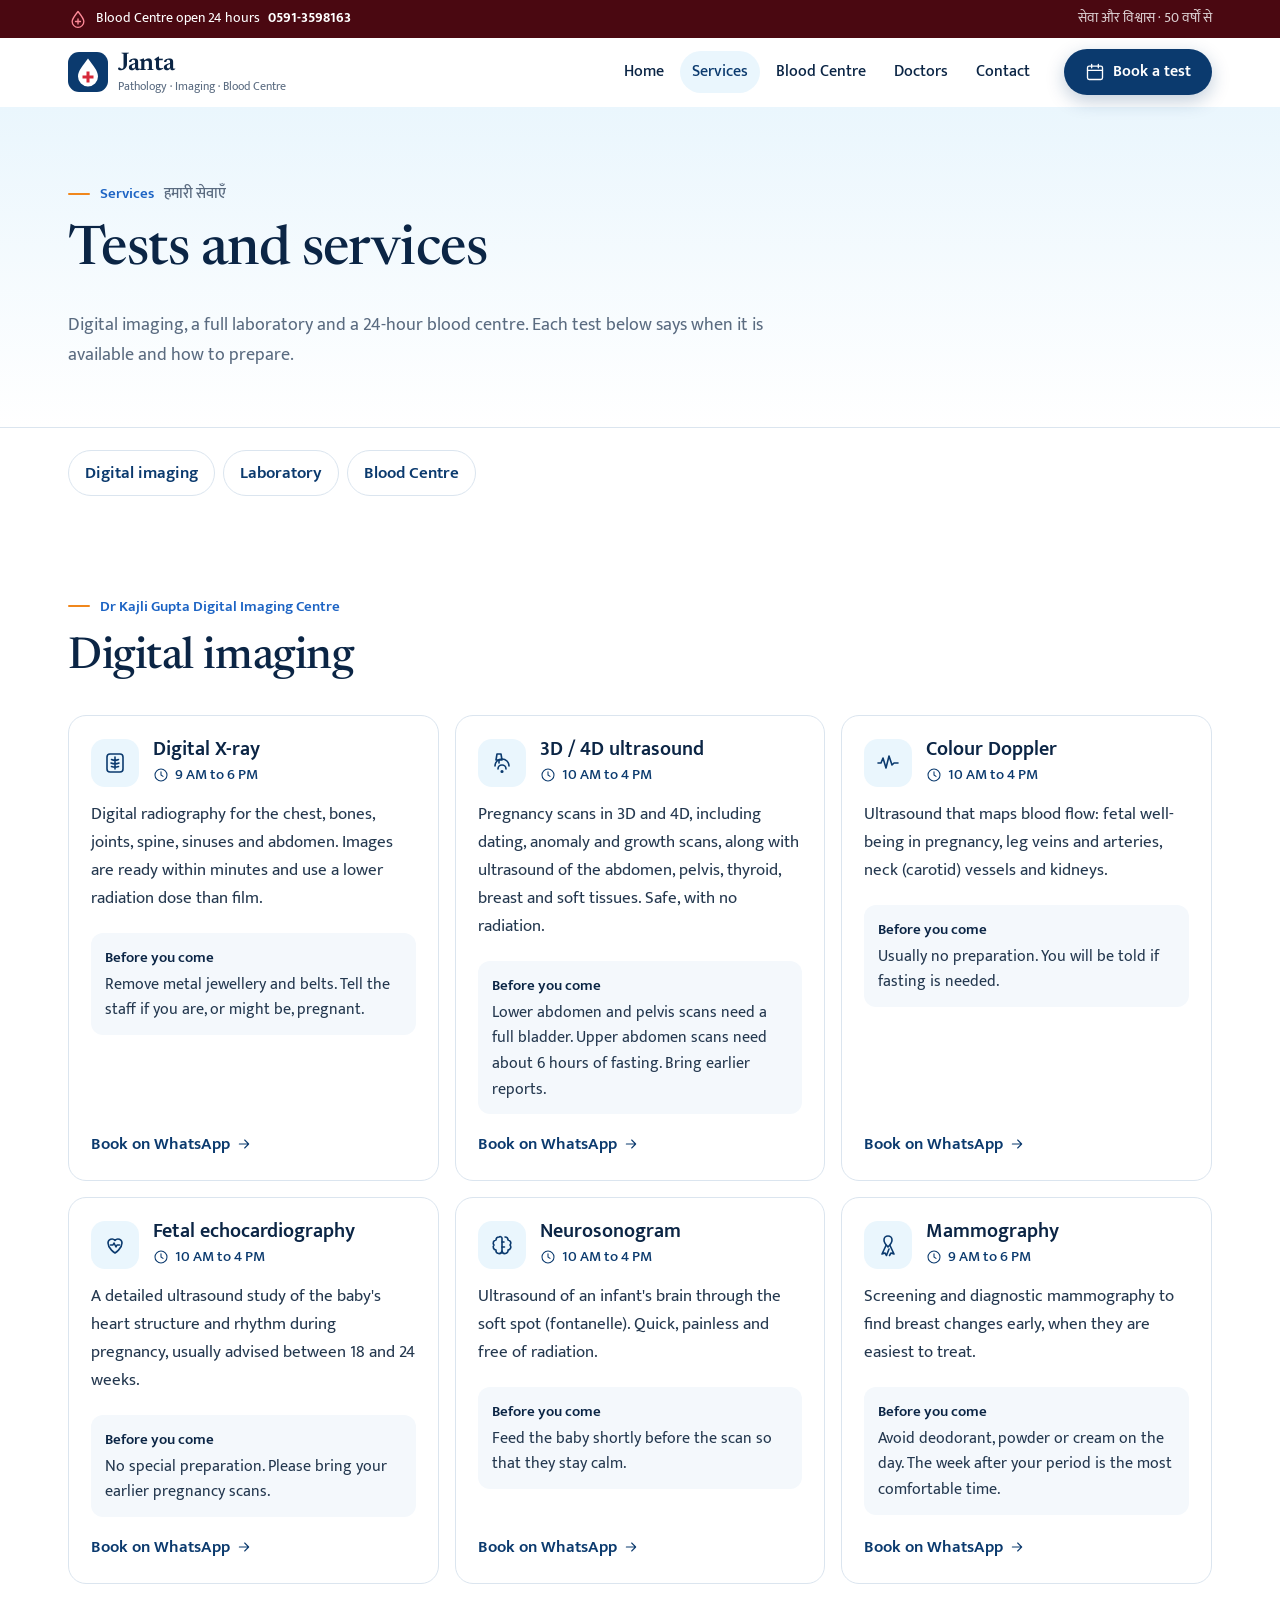
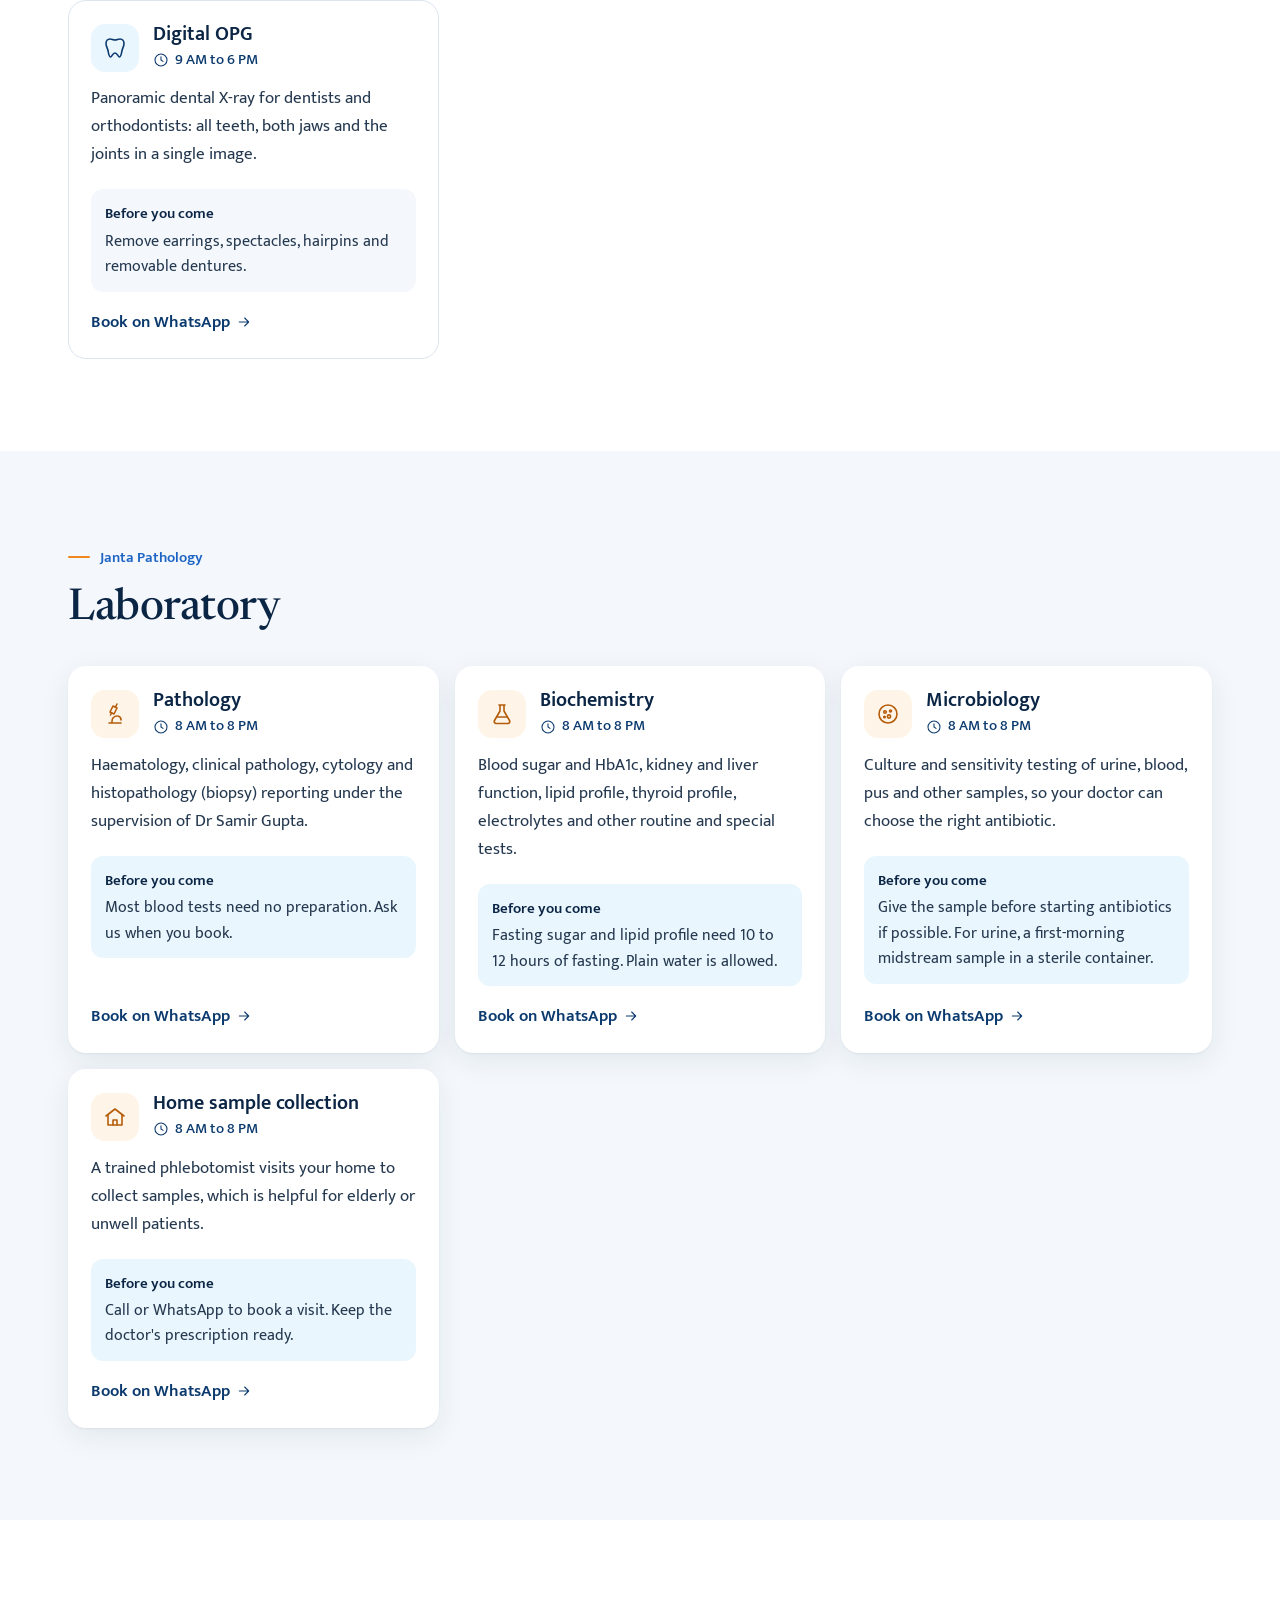
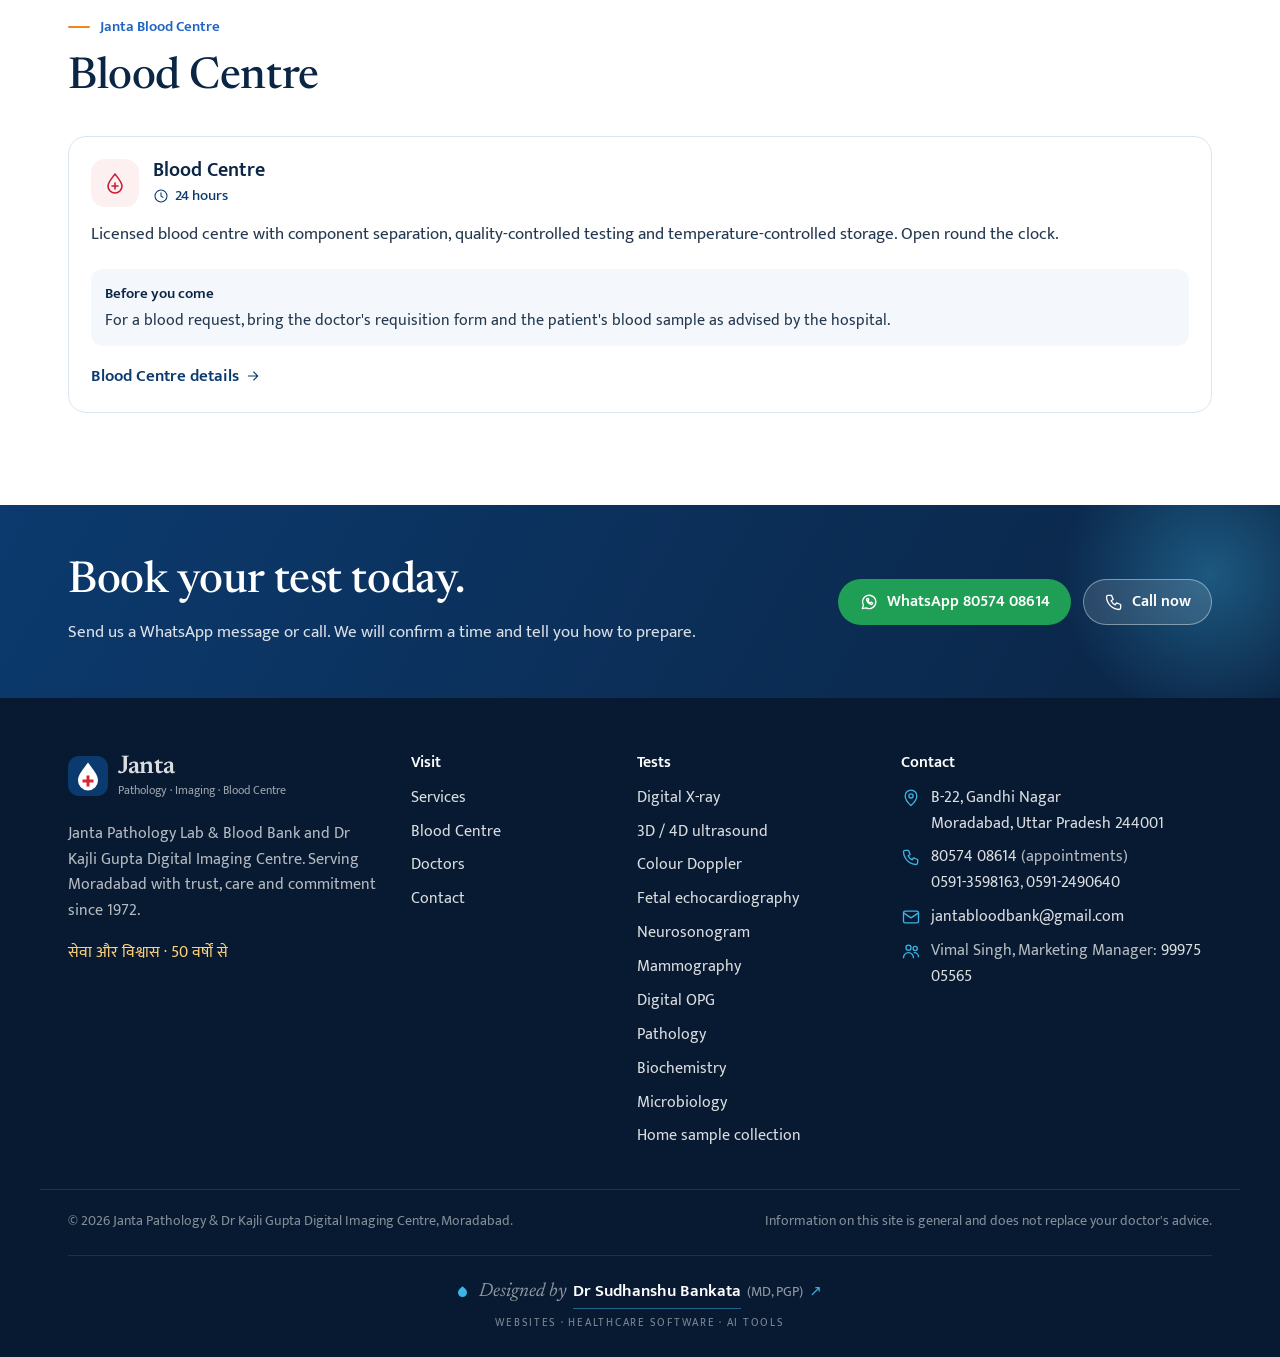
<file: services/index.html>
<!doctype html>
<html lang="en-IN">
<head>
<meta charset="utf-8">
<meta name="viewport" content="width=device-width, initial-scale=1">
<title>Tests &amp; services: ultrasound, X-ray, Doppler, pathology | Janta, Moradabad</title>
<meta name="description" content="3D/4D ultrasound, Colour Doppler, fetal echo, neurosonogram, mammography, digital X-ray and OPG, pathology, biochemistry, microbiology and home collection in Moradabad, with preparation advice.">
<link rel="canonical" href="https://kajliguptaimaging.com/services/">
<meta name="theme-color" content="#0b3a6e">
<meta property="og:type" content="website">
<meta property="og:site_name" content="Janta Pathology &amp; Blood Centre">
<meta property="og:title" content="Tests &amp; services: ultrasound, X-ray, Doppler, pathology | Janta, Moradabad">
<meta property="og:description" content="3D/4D ultrasound, Colour Doppler, fetal echo, neurosonogram, mammography, digital X-ray and OPG, pathology, biochemistry, microbiology and home collection in Moradabad, with preparation advice.">
<meta property="og:url" content="https://kajliguptaimaging.com/services/">
<meta property="og:image" content="https://kajliguptaimaging.com/assets/img/og-image.jpg">
<meta property="og:image:width" content="1200"><meta property="og:image:height" content="630">
<meta property="og:locale" content="en_IN">
<meta name="twitter:card" content="summary_large_image">
<link rel="icon" href="../assets/img/favicon.svg" type="image/svg+xml">
<link rel="icon" href="../assets/img/favicon-32.png" sizes="32x32" type="image/png">
<link rel="apple-touch-icon" href="../assets/img/apple-touch-icon.png">
<link rel="preconnect" href="https://fonts.googleapis.com"><link rel="preconnect" href="https://fonts.gstatic.com" crossorigin>
<link rel="stylesheet" href="https://fonts.googleapis.com/css2?family=Mukta:wght@400;500;600;700&family=Newsreader:ital,opsz,wght@0,6..72,400..600;1,6..72,400..500&display=swap">
<link rel="stylesheet" href="../assets/css/site.css?v=10">
<script type="application/ld+json">{"@context": "https://schema.org", "@graph": [{"@type": ["MedicalClinic", "DiagnosticLab"], "@id": "https://kajliguptaimaging.com/#org", "name": "Janta Pathology Lab & Blood Bank and Dr Kajli Gupta Digital Imaging Centre", "alternateName": ["Janta Pathology", "Janta Blood Centre", "Janta Blood Bank", "Dr Kajli Gupta Digital Imaging Centre"], "url": "https://kajliguptaimaging.com/", "logo": "https://kajliguptaimaging.com/assets/img/icon-512.png", "image": "https://kajliguptaimaging.com/assets/img/building.jpg", "foundingDate": "1972", "telephone": "+918057408614", "email": "jantabloodbank@gmail.com", "address": {"@type": "PostalAddress", "streetAddress": "B-22, Gandhi Nagar", "addressLocality": "Moradabad", "addressRegion": "Uttar Pradesh", "postalCode": "244001", "addressCountry": "IN"}, "geo": {"@type": "GeoCoordinates", "latitude": 28.82756, "longitude": 78.77344}, "hasMap": "https://www.google.com/maps/search/?api=1&query=28.82756%2C78.77344", "medicalSpecialty": ["Pathology", "Radiology"], "availableService": [{"@type": "MedicalTest", "name": "Digital X-ray"}, {"@type": "MedicalTest", "name": "3D / 4D ultrasound"}, {"@type": "MedicalTest", "name": "Colour Doppler"}, {"@type": "MedicalTest", "name": "Fetal echocardiography"}, {"@type": "MedicalTest", "name": "Neurosonogram"}, {"@type": "MedicalTest", "name": "Mammography"}, {"@type": "MedicalTest", "name": "Digital OPG"}, {"@type": "MedicalTest", "name": "Pathology"}, {"@type": "MedicalTest", "name": "Biochemistry"}, {"@type": "MedicalTest", "name": "Microbiology"}, {"@type": "MedicalTest", "name": "Home sample collection"}], "employee": [{"@type": "Physician", "name": "Dr Samir Gupta", "medicalSpecialty": "Pathology"}, {"@type": "Physician", "name": "Dr Kajli Gupta", "medicalSpecialty": "Radiology"}]}]}</script>
</head>
<body>
<svg width="0" height="0" class="sr-only" aria-hidden="true"><defs><symbol id="i-xray" viewBox="0 0 24 24" fill="none" stroke="currentColor" stroke-width="1.6" stroke-linecap="round" stroke-linejoin="round"><rect x="4" y="3" width="16" height="18" rx="3"/><path d="M12 6v12M8.5 8.5c1.2.6 2.3.9 3.5.9s2.3-.3 3.5-.9M8 12c1.3.6 2.7.9 4 .9s2.7-.3 4-.9M8.5 15.5c1.2.5 2.3.7 3.5.7s2.3-.2 3.5-.7"/></symbol><symbol id="i-usg" viewBox="0 0 24 24" fill="none" stroke="currentColor" stroke-width="1.6" stroke-linecap="round" stroke-linejoin="round"><path d="M7 3h4l1 6H6z"/><path d="M9 9v3"/><path d="M5 15a7 7 0 0 1 14 0"/><path d="M8 18a4 4 0 0 1 8 0"/><circle cx="12" cy="20.5" r=".8"/></symbol><symbol id="i-doppler" viewBox="0 0 24 24" fill="none" stroke="currentColor" stroke-width="1.6" stroke-linecap="round" stroke-linejoin="round"><path d="M2 12h3l2-5 3 10 3-12 3 9 2-2h4"/></symbol><symbol id="i-heart" viewBox="0 0 24 24" fill="none" stroke="currentColor" stroke-width="1.6" stroke-linecap="round" stroke-linejoin="round"><path d="M12 20s-7-4.4-7-10a4 4 0 0 1 7-2.6A4 4 0 0 1 19 10c0 5.6-7 10-7 10z"/><path d="M7.5 12h2.5l1-2 2 4 1-2h2.5"/></symbol><symbol id="i-brain" viewBox="0 0 24 24" fill="none" stroke="currentColor" stroke-width="1.6" stroke-linecap="round" stroke-linejoin="round"><path d="M9 4a3 3 0 0 0-3 3 3 3 0 0 0-2 5 3 3 0 0 0 2 5 3 3 0 0 0 6 1V5a2 2 0 0 0-3-1z"/><path d="M15 4a3 3 0 0 1 3 3 3 3 0 0 1 2 5 3 3 0 0 1-2 5 3 3 0 0 1-6 1"/><path d="M12 9h2M12 14h2.5"/></symbol><symbol id="i-ribbon" viewBox="0 0 24 24" fill="none" stroke="currentColor" stroke-width="1.6" stroke-linecap="round" stroke-linejoin="round"><path d="M12 3a4 4 0 0 0-4 4c0 3 4 7 4 7s4-4 4-7a4 4 0 0 0-4-4z"/><path d="M10 12.5 6 21l3-1 1.5 2.5L13 16M14 12.5l4 8.5-3-1-1.5 2.5"/></symbol><symbol id="i-tooth" viewBox="0 0 24 24" fill="none" stroke="currentColor" stroke-width="1.6" stroke-linecap="round" stroke-linejoin="round"><path d="M7 3c-2.5 0-4 2-4 4.5 0 3 1.5 4.5 2 7 .5 3 1 6.5 2.5 6.5S9.5 17 12 17s3 4 4.5 4 2-3.5 2.5-6.5c.5-2.5 2-4 2-7C21 5 19.5 3 17 3c-2 0-3 1-5 1S9 3 7 3z"/></symbol><symbol id="i-microscope" viewBox="0 0 24 24" fill="none" stroke="currentColor" stroke-width="1.6" stroke-linecap="round" stroke-linejoin="round"><path d="M6 21h12M9 21v-2a5 5 0 0 1 5-5M10 4l4 2-3 6-4-2z"/><path d="M12.5 5 14 2M8.5 11l-1 2"/><path d="M15 14a4 4 0 0 1 3 4"/></symbol><symbol id="i-flask" viewBox="0 0 24 24" fill="none" stroke="currentColor" stroke-width="1.6" stroke-linecap="round" stroke-linejoin="round"><path d="M9 3h6M10 3v6L4.5 18.5A2 2 0 0 0 6.2 21.5h11.6a2 2 0 0 0 1.7-3L14 9V3"/><path d="M7 15h10"/></symbol><symbol id="i-petri" viewBox="0 0 24 24" fill="none" stroke="currentColor" stroke-width="1.6" stroke-linecap="round" stroke-linejoin="round"><ellipse cx="12" cy="12" rx="9" ry="9"/><circle cx="9" cy="10" r="1.3"/><circle cx="14.5" cy="9" r="1"/><circle cx="13" cy="14.5" r="1.6"/><circle cx="8.5" cy="15" r=".8"/></symbol><symbol id="i-home" viewBox="0 0 24 24" fill="none" stroke="currentColor" stroke-width="1.6" stroke-linecap="round" stroke-linejoin="round"><path d="M3 11 12 4l9 7"/><path d="M5 10v10h14V10"/><path d="M10 20v-5h4v5"/></symbol><symbol id="i-drop" viewBox="0 0 24 24" fill="none" stroke="currentColor" stroke-width="1.6" stroke-linecap="round" stroke-linejoin="round"><path d="M12 3c3.5 4.6 7 8.4 7 12a7 7 0 0 1-14 0c0-3.6 3.5-7.4 7-12z"/><path d="M12 12v6M9 15h6"/></symbol><symbol id="i-phone" viewBox="0 0 24 24" fill="none" stroke="currentColor" stroke-width="1.6" stroke-linecap="round" stroke-linejoin="round"><path d="M5 4h4l2 5-2.5 1.5a11 11 0 0 0 5 5L15 13l5 2v4a2 2 0 0 1-2 2A16 16 0 0 1 3 6a2 2 0 0 1 2-2"/></symbol><symbol id="i-wa" viewBox="0 0 24 24" fill="none" stroke="currentColor" stroke-width="1.6" stroke-linecap="round" stroke-linejoin="round"><path d="M4 20l1.3-4A8 8 0 1 1 8.5 19z"/><path d="M9 8.5c0 3.5 3 6.5 6.5 6.5l1-1.8-2-1-1 1a5 5 0 0 1-2.7-2.7l1-1-1-2z"/></symbol><symbol id="i-pin" viewBox="0 0 24 24" fill="none" stroke="currentColor" stroke-width="1.6" stroke-linecap="round" stroke-linejoin="round"><path d="M12 21s-7-6.2-7-11.5a7 7 0 0 1 14 0C19 14.8 12 21 12 21z"/><circle cx="12" cy="9.5" r="2.5"/></symbol><symbol id="i-clock" viewBox="0 0 24 24" fill="none" stroke="currentColor" stroke-width="1.6" stroke-linecap="round" stroke-linejoin="round"><circle cx="12" cy="12" r="9"/><path d="M12 7v5l3 2"/></symbol><symbol id="i-mail" viewBox="0 0 24 24" fill="none" stroke="currentColor" stroke-width="1.6" stroke-linecap="round" stroke-linejoin="round"><rect x="3" y="5" width="18" height="14" rx="2"/><path d="m3 7 9 6 9-6"/></symbol><symbol id="i-arrow" viewBox="0 0 24 24" fill="none" stroke="currentColor" stroke-width="1.6" stroke-linecap="round" stroke-linejoin="round"><path d="M5 12h14M13 6l6 6-6 6"/></symbol><symbol id="i-check" viewBox="0 0 24 24" fill="none" stroke="currentColor" stroke-width="1.6" stroke-linecap="round" stroke-linejoin="round"><path d="m5 12 4.5 4.5L19 7"/></symbol><symbol id="i-shield" viewBox="0 0 24 24" fill="none" stroke="currentColor" stroke-width="1.6" stroke-linecap="round" stroke-linejoin="round"><path d="M12 3 5 6v6c0 4.5 3 7.5 7 9 4-1.5 7-4.5 7-9V6z"/><path d="m9 12 2 2 4-4"/></symbol><symbol id="i-layers" viewBox="0 0 24 24" fill="none" stroke="currentColor" stroke-width="1.6" stroke-linecap="round" stroke-linejoin="round"><path d="m12 3 9 5-9 5-9-5z"/><path d="m3 13 9 5 9-5"/></symbol><symbol id="i-thermo" viewBox="0 0 24 24" fill="none" stroke="currentColor" stroke-width="1.6" stroke-linecap="round" stroke-linejoin="round"><path d="M10 14V5a2 2 0 0 1 4 0v9a4 4 0 1 1-4 0z"/><path d="M12 9v7"/></symbol><symbol id="i-people" viewBox="0 0 24 24" fill="none" stroke="currentColor" stroke-width="1.6" stroke-linecap="round" stroke-linejoin="round"><circle cx="9" cy="8" r="3"/><path d="M3 20a6 6 0 0 1 12 0"/><circle cx="17" cy="9" r="2.5"/><path d="M16 14a5 5 0 0 1 5 5"/></symbol><symbol id="i-menu" viewBox="0 0 24 24" fill="none" stroke="currentColor" stroke-width="1.6" stroke-linecap="round" stroke-linejoin="round"><path d="M4 7h16M4 12h16M4 17h16"/></symbol><symbol id="i-close" viewBox="0 0 24 24" fill="none" stroke="currentColor" stroke-width="1.6" stroke-linecap="round" stroke-linejoin="round"><path d="M6 6l12 12M18 6 6 18"/></symbol><symbol id="i-up" viewBox="0 0 24 24" fill="none" stroke="currentColor" stroke-width="1.6" stroke-linecap="round" stroke-linejoin="round"><path d="M12 19V5M6 11l6-6 6 6"/></symbol><symbol id="i-cal" viewBox="0 0 24 24" fill="none" stroke="currentColor" stroke-width="1.6" stroke-linecap="round" stroke-linejoin="round"><rect x="3" y="5" width="18" height="16" rx="2"/><path d="M3 10h18M8 3v4M16 3v4"/></symbol></defs></svg>

<a class="skip" href="#main">Skip to content</a>
<div class="topbar">
  <div class="wrap topbar-in">
    <a class="tb-blood" href="tel:+915913598163"><svg class="ic sm" aria-hidden="true"><use href="#i-drop"/></svg><span>Blood Centre open 24 hours</span><b>0591-3598163</b></a>
    <span class="tb-hi" lang="hi">सेवा और विश्वास · 50 वर्षों से</span>
  </div>
</div>
<header class="site-header" data-header>
  <div class="wrap hdr">
    <a class="brand" href="../" aria-label="Janta Pathology &amp; Blood Centre, home"><svg class="logo" viewBox="0 0 40 40" aria-hidden="true"><rect width="40" height="40" rx="11" fill="#0b3a6e"/><path d="M20 6.5c5 6.8 10 12.3 10 18a10 10 0 0 1-20 0c0-5.7 5-11.2 10-18z" fill="#fff"/><path d="M18.5 19.5h3v4h4v3h-4v4h-3v-4h-4v-3h4z" fill="#d62839"/></svg>
      <span class="brand-txt"><span class="brand-name">Janta</span><span class="brand-sub">Pathology · Imaging · Blood Centre</span></span></a>
    <nav class="nav" id="nav" aria-label="Main">
      <ul><li><a href="../">Home</a></li><li><a href="../services/" aria-current="page">Services</a></li><li><a href="../blood-centre/">Blood Centre</a></li><li><a href="../doctors/">Doctors</a></li><li><a href="../contact/">Contact</a></li></ul>
      <a class="btn btn-primary nav-cta" href="../contact/#book"><svg class="ic sm" aria-hidden="true"><use href="#i-cal"/></svg>Book a test</a>
    </nav>
    <button class="burger" type="button" aria-controls="nav" aria-expanded="false" aria-label="Open menu" data-burger>
      <svg class="ic i-open" aria-hidden="true"><use href="#i-menu"/></svg><svg class="ic i-close" aria-hidden="true"><use href="#i-close"/></svg></button>
  </div>
</header>
<main id="main">

<section class="page-hero ">
  <div class="wrap">
    <p class="eyebrow ">Services <span class="eb-hi" lang="hi">हमारी सेवाएँ</span></p>
    <h1>Tests and services</h1>
    <p class="lead">Digital imaging, a full laboratory and a 24-hour blood centre. Each test below says when it is available and how to prepare.</p>
  </div>
</section><nav class="chips wrap" aria-label="Service groups"><a class="chip" href="#imaging">Digital imaging</a><a class="chip" href="#lab">Laboratory</a><a class="chip" href="#blood">Blood Centre</a></nav>
<section class="sec" id="imaging">
  <div class="wrap">
    <div class="sec-head"><p class="eyebrow ">Dr Kajli Gupta Digital Imaging Centre</p><h2>Digital imaging</h2></div>
    <div class="sd-grid">
      <article class="svc-detail" id="digital-x-ray" data-g="imaging">
        <div class="sd-head"><span class="svc-ic"><svg class="ic" aria-hidden="true"><use href="#i-xray"/></svg></span><div><h3>Digital X-ray</h3>
          <p class="sd-time"><svg class="ic xs" aria-hidden="true"><use href="#i-clock"/></svg>9 AM to 6 PM</p></div></div>
        <p>Digital radiography for the chest, bones, joints, spine, sinuses and abdomen. Images are ready within minutes and use a lower radiation dose than film.</p>
        <div class="prep"><p class="prep-h">Before you come</p><p>Remove metal jewellery and belts. Tell the staff if you are, or might be, pregnant.</p></div>
        <a class="link" href="https://wa.me/918057408614?text=Hello%2C%20I%20would%20like%20to%20book%3A%20Digital%20X-ray." target="_blank" rel="noopener">Book on WhatsApp <svg class="ic xs" aria-hidden="true"><use href="#i-arrow"/></svg></a>
      </article>
      <article class="svc-detail" id="ultrasound" data-g="imaging">
        <div class="sd-head"><span class="svc-ic"><svg class="ic" aria-hidden="true"><use href="#i-usg"/></svg></span><div><h3>3D / 4D ultrasound</h3>
          <p class="sd-time"><svg class="ic xs" aria-hidden="true"><use href="#i-clock"/></svg>10 AM to 4 PM</p></div></div>
        <p>Pregnancy scans in 3D and 4D, including dating, anomaly and growth scans, along with ultrasound of the abdomen, pelvis, thyroid, breast and soft tissues. Safe, with no radiation.</p>
        <div class="prep"><p class="prep-h">Before you come</p><p>Lower abdomen and pelvis scans need a full bladder. Upper abdomen scans need about 6 hours of fasting. Bring earlier reports.</p></div>
        <a class="link" href="https://wa.me/918057408614?text=Hello%2C%20I%20would%20like%20to%20book%3A%203D%20/%204D%20ultrasound." target="_blank" rel="noopener">Book on WhatsApp <svg class="ic xs" aria-hidden="true"><use href="#i-arrow"/></svg></a>
      </article>
      <article class="svc-detail" id="colour-doppler" data-g="imaging">
        <div class="sd-head"><span class="svc-ic"><svg class="ic" aria-hidden="true"><use href="#i-doppler"/></svg></span><div><h3>Colour Doppler</h3>
          <p class="sd-time"><svg class="ic xs" aria-hidden="true"><use href="#i-clock"/></svg>10 AM to 4 PM</p></div></div>
        <p>Ultrasound that maps blood flow: fetal well-being in pregnancy, leg veins and arteries, neck (carotid) vessels and kidneys.</p>
        <div class="prep"><p class="prep-h">Before you come</p><p>Usually no preparation. You will be told if fasting is needed.</p></div>
        <a class="link" href="https://wa.me/918057408614?text=Hello%2C%20I%20would%20like%20to%20book%3A%20Colour%20Doppler." target="_blank" rel="noopener">Book on WhatsApp <svg class="ic xs" aria-hidden="true"><use href="#i-arrow"/></svg></a>
      </article>
      <article class="svc-detail" id="fetal-echo" data-g="imaging">
        <div class="sd-head"><span class="svc-ic"><svg class="ic" aria-hidden="true"><use href="#i-heart"/></svg></span><div><h3>Fetal echocardiography</h3>
          <p class="sd-time"><svg class="ic xs" aria-hidden="true"><use href="#i-clock"/></svg>10 AM to 4 PM</p></div></div>
        <p>A detailed ultrasound study of the baby&#x27;s heart structure and rhythm during pregnancy, usually advised between 18 and 24 weeks.</p>
        <div class="prep"><p class="prep-h">Before you come</p><p>No special preparation. Please bring your earlier pregnancy scans.</p></div>
        <a class="link" href="https://wa.me/918057408614?text=Hello%2C%20I%20would%20like%20to%20book%3A%20Fetal%20echocardiography." target="_blank" rel="noopener">Book on WhatsApp <svg class="ic xs" aria-hidden="true"><use href="#i-arrow"/></svg></a>
      </article>
      <article class="svc-detail" id="neurosonogram" data-g="imaging">
        <div class="sd-head"><span class="svc-ic"><svg class="ic" aria-hidden="true"><use href="#i-brain"/></svg></span><div><h3>Neurosonogram</h3>
          <p class="sd-time"><svg class="ic xs" aria-hidden="true"><use href="#i-clock"/></svg>10 AM to 4 PM</p></div></div>
        <p>Ultrasound of an infant&#x27;s brain through the soft spot (fontanelle). Quick, painless and free of radiation.</p>
        <div class="prep"><p class="prep-h">Before you come</p><p>Feed the baby shortly before the scan so that they stay calm.</p></div>
        <a class="link" href="https://wa.me/918057408614?text=Hello%2C%20I%20would%20like%20to%20book%3A%20Neurosonogram." target="_blank" rel="noopener">Book on WhatsApp <svg class="ic xs" aria-hidden="true"><use href="#i-arrow"/></svg></a>
      </article>
      <article class="svc-detail" id="mammography" data-g="imaging">
        <div class="sd-head"><span class="svc-ic"><svg class="ic" aria-hidden="true"><use href="#i-ribbon"/></svg></span><div><h3>Mammography</h3>
          <p class="sd-time"><svg class="ic xs" aria-hidden="true"><use href="#i-clock"/></svg>9 AM to 6 PM</p></div></div>
        <p>Screening and diagnostic mammography to find breast changes early, when they are easiest to treat.</p>
        <div class="prep"><p class="prep-h">Before you come</p><p>Avoid deodorant, powder or cream on the day. The week after your period is the most comfortable time.</p></div>
        <a class="link" href="https://wa.me/918057408614?text=Hello%2C%20I%20would%20like%20to%20book%3A%20Mammography." target="_blank" rel="noopener">Book on WhatsApp <svg class="ic xs" aria-hidden="true"><use href="#i-arrow"/></svg></a>
      </article>
      <article class="svc-detail" id="digital-opg" data-g="imaging">
        <div class="sd-head"><span class="svc-ic"><svg class="ic" aria-hidden="true"><use href="#i-tooth"/></svg></span><div><h3>Digital OPG</h3>
          <p class="sd-time"><svg class="ic xs" aria-hidden="true"><use href="#i-clock"/></svg>9 AM to 6 PM</p></div></div>
        <p>Panoramic dental X-ray for dentists and orthodontists: all teeth, both jaws and the joints in a single image.</p>
        <div class="prep"><p class="prep-h">Before you come</p><p>Remove earrings, spectacles, hairpins and removable dentures.</p></div>
        <a class="link" href="https://wa.me/918057408614?text=Hello%2C%20I%20would%20like%20to%20book%3A%20Digital%20OPG." target="_blank" rel="noopener">Book on WhatsApp <svg class="ic xs" aria-hidden="true"><use href="#i-arrow"/></svg></a>
      </article></div>
  </div>
</section>
<section class="sec sec-mist" id="lab">
  <div class="wrap">
    <div class="sec-head"><p class="eyebrow ">Janta Pathology</p><h2>Laboratory</h2></div>
    <div class="sd-grid">
      <article class="svc-detail" id="pathology" data-g="lab">
        <div class="sd-head"><span class="svc-ic"><svg class="ic" aria-hidden="true"><use href="#i-microscope"/></svg></span><div><h3>Pathology</h3>
          <p class="sd-time"><svg class="ic xs" aria-hidden="true"><use href="#i-clock"/></svg>8 AM to 8 PM</p></div></div>
        <p>Haematology, clinical pathology, cytology and histopathology (biopsy) reporting under the supervision of Dr Samir Gupta.</p>
        <div class="prep"><p class="prep-h">Before you come</p><p>Most blood tests need no preparation. Ask us when you book.</p></div>
        <a class="link" href="https://wa.me/918057408614?text=Hello%2C%20I%20would%20like%20to%20book%3A%20Pathology." target="_blank" rel="noopener">Book on WhatsApp <svg class="ic xs" aria-hidden="true"><use href="#i-arrow"/></svg></a>
      </article>
      <article class="svc-detail" id="biochemistry" data-g="lab">
        <div class="sd-head"><span class="svc-ic"><svg class="ic" aria-hidden="true"><use href="#i-flask"/></svg></span><div><h3>Biochemistry</h3>
          <p class="sd-time"><svg class="ic xs" aria-hidden="true"><use href="#i-clock"/></svg>8 AM to 8 PM</p></div></div>
        <p>Blood sugar and HbA1c, kidney and liver function, lipid profile, thyroid profile, electrolytes and other routine and special tests.</p>
        <div class="prep"><p class="prep-h">Before you come</p><p>Fasting sugar and lipid profile need 10 to 12 hours of fasting. Plain water is allowed.</p></div>
        <a class="link" href="https://wa.me/918057408614?text=Hello%2C%20I%20would%20like%20to%20book%3A%20Biochemistry." target="_blank" rel="noopener">Book on WhatsApp <svg class="ic xs" aria-hidden="true"><use href="#i-arrow"/></svg></a>
      </article>
      <article class="svc-detail" id="microbiology" data-g="lab">
        <div class="sd-head"><span class="svc-ic"><svg class="ic" aria-hidden="true"><use href="#i-petri"/></svg></span><div><h3>Microbiology</h3>
          <p class="sd-time"><svg class="ic xs" aria-hidden="true"><use href="#i-clock"/></svg>8 AM to 8 PM</p></div></div>
        <p>Culture and sensitivity testing of urine, blood, pus and other samples, so your doctor can choose the right antibiotic.</p>
        <div class="prep"><p class="prep-h">Before you come</p><p>Give the sample before starting antibiotics if possible. For urine, a first-morning midstream sample in a sterile container.</p></div>
        <a class="link" href="https://wa.me/918057408614?text=Hello%2C%20I%20would%20like%20to%20book%3A%20Microbiology." target="_blank" rel="noopener">Book on WhatsApp <svg class="ic xs" aria-hidden="true"><use href="#i-arrow"/></svg></a>
      </article>
      <article class="svc-detail" id="home-collection" data-g="lab">
        <div class="sd-head"><span class="svc-ic"><svg class="ic" aria-hidden="true"><use href="#i-home"/></svg></span><div><h3>Home sample collection</h3>
          <p class="sd-time"><svg class="ic xs" aria-hidden="true"><use href="#i-clock"/></svg>8 AM to 8 PM</p></div></div>
        <p>A trained phlebotomist visits your home to collect samples, which is helpful for elderly or unwell patients.</p>
        <div class="prep"><p class="prep-h">Before you come</p><p>Call or WhatsApp to book a visit. Keep the doctor&#x27;s prescription ready.</p></div>
        <a class="link" href="https://wa.me/918057408614?text=Hello%2C%20I%20would%20like%20to%20book%3A%20Home%20sample%20collection." target="_blank" rel="noopener">Book on WhatsApp <svg class="ic xs" aria-hidden="true"><use href="#i-arrow"/></svg></a>
      </article></div>
  </div>
</section>
<section class="sec" id="blood">
  <div class="wrap">
    <div class="sec-head"><p class="eyebrow ">Janta Blood Centre</p><h2>Blood Centre</h2></div>
    <div class="sd-grid">
      <article class="svc-detail" id="blood-centre" data-g="blood">
        <div class="sd-head"><span class="svc-ic"><svg class="ic" aria-hidden="true"><use href="#i-drop"/></svg></span><div><h3>Blood Centre</h3>
          <p class="sd-time"><svg class="ic xs" aria-hidden="true"><use href="#i-clock"/></svg>24 hours</p></div></div>
        <p>Licensed blood centre with component separation, quality-controlled testing and temperature-controlled storage. Open round the clock.</p>
        <div class="prep"><p class="prep-h">Before you come</p><p>For a blood request, bring the doctor&#x27;s requisition form and the patient&#x27;s blood sample as advised by the hospital.</p></div>
        <a class="link" href="../blood-centre/">Blood Centre details <svg class="ic xs" aria-hidden="true"><use href="#i-arrow"/></svg></a>
      </article></div>
  </div>
</section>
<section class="cta-band">
  <div class="wrap cta-in">
    <div>
      <h2>Book your test today.</h2>
      <p>Send us a WhatsApp message or call. We will confirm a time and tell you how to prepare.</p>
    </div>
    <div class="cta-btns">
      <a class="btn btn-wa" href="https://wa.me/918057408614?text=Hello%2C%20I%20would%20like%20to%20book%20a%20test%20at%20Janta." target="_blank" rel="noopener"><svg class="ic sm" aria-hidden="true"><use href="#i-wa"/></svg>WhatsApp 80574 08614</a>
      <a class="btn btn-light" href="tel:+918057408614"><svg class="ic sm" aria-hidden="true"><use href="#i-phone"/></svg>Call now</a>
    </div>
  </div>
</section>
</main>

<footer class="site-footer">
  <div class="wrap foot">
    <div class="foot-brand">
      <a class="brand brand-light" href="../"><svg class="logo" viewBox="0 0 40 40" aria-hidden="true"><rect width="40" height="40" rx="11" fill="#0b3a6e"/><path d="M20 6.5c5 6.8 10 12.3 10 18a10 10 0 0 1-20 0c0-5.7 5-11.2 10-18z" fill="#fff"/><path d="M18.5 19.5h3v4h4v3h-4v4h-3v-4h-4v-3h4z" fill="#d62839"/></svg><span class="brand-txt"><span class="brand-name">Janta</span><span class="brand-sub">Pathology · Imaging · Blood Centre</span></span></a>
      <p>Janta Pathology Lab &amp; Blood Bank and Dr Kajli Gupta Digital Imaging Centre. Serving Moradabad with trust, care and commitment since 1972.</p>
      <p class="foot-hi" lang="hi">सेवा और विश्वास · 50 वर्षों से</p>
    </div>
    <div>
      <h2 class="foot-h">Visit</h2>
      <ul class="foot-list"><li><a href='../services/'>Services</a></li><li><a href='../blood-centre/'>Blood Centre</a></li><li><a href='../doctors/'>Doctors</a></li><li><a href='../contact/'>Contact</a></li></ul>
    </div>
    <div>
      <h2 class="foot-h">Tests</h2>
      <ul class="foot-list"><li><a href="../services/#digital-x-ray">Digital X-ray</a></li><li><a href="../services/#ultrasound">3D / 4D ultrasound</a></li><li><a href="../services/#colour-doppler">Colour Doppler</a></li><li><a href="../services/#fetal-echo">Fetal echocardiography</a></li><li><a href="../services/#neurosonogram">Neurosonogram</a></li><li><a href="../services/#mammography">Mammography</a></li><li><a href="../services/#digital-opg">Digital OPG</a></li><li><a href="../services/#pathology">Pathology</a></li><li><a href="../services/#biochemistry">Biochemistry</a></li><li><a href="../services/#microbiology">Microbiology</a></li><li><a href="../services/#home-collection">Home sample collection</a></li></ul>
    </div>
    <div>
      <h2 class="foot-h">Contact</h2>
      <ul class="foot-list foot-contact">
        <li><svg class="ic sm" aria-hidden="true"><use href="#i-pin"/></svg><a href="https://www.google.com/maps/search/?api=1&query=28.82756%2C78.77344" target="_blank" rel="noopener">B-22, Gandhi Nagar<br>Moradabad, Uttar Pradesh 244001</a></li>
        <li><svg class="ic sm" aria-hidden="true"><use href="#i-phone"/></svg><span><a href="tel:+918057408614">80574 08614</a> (appointments)<br><a href="tel:+915913598163">0591-3598163</a>, <a href="tel:+915912490640">0591-2490640</a></span></li>
        <li><svg class="ic sm" aria-hidden="true"><use href="#i-mail"/></svg><a href="mailto:jantabloodbank@gmail.com">jantabloodbank@gmail.com</a></li>
        <li><svg class="ic sm" aria-hidden="true"><use href="#i-people"/></svg><span>Vimal Singh, Marketing Manager: <a href="tel:+919997505565">99975 05565</a></span></li>
      </ul>
    </div>
  </div>
  <div class="wrap foot-base">
    <span>© <span data-year>2026</span> Janta Pathology &amp; Dr Kajli Gupta Digital Imaging Centre, Moradabad.</span>
    <span>Information on this site is general and does not replace your doctor's advice.</span>
  </div>
  <div class="wrap"><div class="made-by"><a class="mb" href="https://lexmedix.in/services/" target="_blank" rel="noopener"><span class="mb-main"><span class="mb-pre">Designed by</span> <span class="mb-name">Dr Sudhanshu Bankata</span> <span class="mb-cred">(MD, PGP)</span><span class="mb-arrow" aria-hidden="true">&#8599;</span></span><span class="mb-sr">, </span><span class="mb-sub">Websites &middot; Healthcare software &middot; AI tools</span><span class="mb-sr"> (opens in a new tab)</span></a></div></div>
</footer>
<a class="float-wa" href="https://wa.me/918057408614?text=Hello%2C%20I%20would%20like%20to%20book%20a%20test%20at%20Janta." target="_blank" rel="noopener" aria-label="Chat on WhatsApp" data-float><svg class="ic" aria-hidden="true"><use href="#i-wa"/></svg></a>
<button class="to-top" type="button" aria-label="Back to top" data-top><svg class="ic" aria-hidden="true"><use href="#i-up"/></svg></button>
<script>window.JANTA={wa:"918057408614",timings:{"lab": ["08:00", "20:00"], "xray": ["09:00", "18:00"], "usg": ["10:00", "16:00"], "blood": [null, null]}};</script>
<script src="../assets/js/site.js?v=10" defer></script>
</body>
</html>
</file>
<file: assets/css/site.css>
/* Janta Pathology & Blood Centre — site styles
   Design system "Clear sky" (see NOTES.md). Colours only from :root tokens.
   Mobile-first: base = phone, then 640 / 900 / 1100 (desktop menu) / 1280. */

:root {
  --ink: #0b2545;          /* headings, footer */
  --navy: #0b3a6e;         /* brand blue (logo, primary buttons) */
  --blue: #1d64c4;         /* links, focus */
  --sky: #3cb4e6;          /* brochure sky panel */
  --sky-50: #eaf6fd;
  --sky-100: #d5edfa;
  --mist: #f4f8fc;
  --white: #fff;
  --text: #24384f;
  --muted: #5a6b80;
  --line: #dbe5ef;
  --blood: #c81e33;        /* Blood Centre only */
  --blood-deep: #7d0f1d;
  --blood-ink: #4a0811;
  --blush: #fdf0f1;
  --sun: #f0871c;          /* brochure orange swoosh: small highlights */
  --ok: #138a52;
  --wa: #1f9e55;
  --radius: 18px;
  --radius-sm: 12px;
  --shadow: 0 1px 2px rgba(11, 37, 69, .06), 0 8px 28px rgba(11, 37, 69, .08);
  --shadow-lg: 0 2px 6px rgba(11, 37, 69, .06), 0 22px 60px rgba(11, 37, 69, .16);
  --serif: "Newsreader", Georgia, "Times New Roman", serif;
  --sans: "Mukta", system-ui, -apple-system, "Segoe UI", Roboto, sans-serif;
  --wrap: 1200px;
  --gut: 20px;
}

*, *::before, *::after { box-sizing: border-box; }
html { -webkit-text-size-adjust: 100%; scroll-behavior: smooth; scroll-padding-top: 84px; }
body { margin: 0; font: 400 1.0625rem/1.65 var(--sans); color: var(--text); background: var(--white); overflow-x: hidden; }
img { max-width: 100%; height: auto; display: block; }
picture { display: block; }
a { color: var(--blue); text-decoration-thickness: 1px; text-underline-offset: 3px; }
a:hover { color: var(--navy); }
h1, h2, h3 { color: var(--ink); line-height: 1.15; margin: 0 0 .5em; }
h1, h2 { font-family: var(--serif); font-weight: 500; letter-spacing: -.01em; }
h1 { font-size: clamp(2.2rem, 8vw, 3.9rem); }
h2 { font-size: clamp(1.8rem, 5.4vw, 2.75rem); }
h3 { font-size: 1.2rem; font-weight: 600; }
h1 em, h2 em { font-style: italic; color: var(--navy); }
p { margin: 0 0 1em; }
ul, ol { padding: 0; margin: 0; list-style: none; }
:focus-visible { outline: 3px solid var(--sky); outline-offset: 2px; border-radius: 6px; }
.sr-only { position: absolute; width: 1px; height: 1px; overflow: hidden; clip: rect(0 0 0 0); white-space: nowrap; }
.skip { position: absolute; left: 12px; top: -60px; z-index: 100; background: var(--ink); color: #fff; padding: 10px 16px; border-radius: 8px; }
.skip:focus { top: 12px; }
.wrap { width: 100%; max-width: var(--wrap); margin: 0 auto; padding: 0 var(--gut); }
.muted { color: var(--muted); }
.mt { margin-top: 28px; }
[lang="hi"] { font-family: var(--sans); }

/* icons */
.ic { width: 24px; height: 24px; flex: none; }
.ic.sm { width: 20px; height: 20px; }
.ic.xs { width: 16px; height: 16px; }
.ic.lg { width: 32px; height: 32px; }

/* buttons */
.btn { display: inline-flex; align-items: center; justify-content: center; gap: 8px; min-height: 46px; padding: 10px 20px;
  border-radius: 999px; border: 1.5px solid transparent; font: 600 1rem/1.2 var(--sans); text-decoration: none; cursor: pointer;
  transition: background-color .2s, color .2s, border-color .2s, transform .2s, box-shadow .2s; white-space: nowrap; }
.btn:hover { transform: translateY(-1px); }
.btn-lg { min-height: 52px; padding: 12px 24px; font-size: 1.05rem; }
.btn-primary { background: var(--navy); color: #fff; box-shadow: 0 6px 18px rgba(11, 58, 110, .25); }
.btn-primary:hover { background: var(--ink); color: #fff; }
.btn-ghost { background: var(--white); color: var(--navy); border-color: var(--line); }
.btn-ghost:hover { border-color: var(--navy); color: var(--navy); }
.btn-white { background: #fff; color: var(--blood-deep); }
.btn-white:hover { background: var(--blush); color: var(--blood-deep); }
.btn-light { background: rgba(255, 255, 255, .12); color: #fff; border-color: rgba(255, 255, 255, .4); }
.btn-light:hover { background: rgba(255, 255, 255, .22); color: #fff; }
.btn-outline-light { color: #fff; border-color: rgba(255, 255, 255, .55); }
.btn-outline-light:hover { background: rgba(255, 255, 255, .1); color: #fff; }
.btn-wa { background: var(--wa); color: #fff; }
.btn-wa:hover { background: #17834a; color: #fff; }
.btn-red { background: var(--blood); color: #fff; }
.btn-red:hover { background: var(--blood-deep); color: #fff; }
.link { display: inline-flex; align-items: center; gap: 6px; font-weight: 600; text-decoration: none; color: var(--navy); }
.link:hover .ic { transform: translateX(3px); }
.link .ic { transition: transform .2s; }

/* eyebrow: sentence case, no all-caps */
.eyebrow { display: inline-flex; flex-wrap: wrap; align-items: baseline; gap: 4px 10px; margin: 0 0 14px; font-weight: 600; font-size: .95rem; color: var(--blue); }
.eyebrow::before { content: ""; width: 22px; height: 2px; border-radius: 2px; background: var(--sun); align-self: center; }
.eb-hi { color: var(--muted); font-weight: 500; }
.eb-light { color: #fff; }
.eb-light .eb-hi { color: rgba(255, 255, 255, .7); }
.lead { font-size: 1.15rem; color: var(--muted); max-width: 40em; }

/* top bar + header */
.topbar { background: var(--blood-ink); color: #fff; font-size: .9rem; }
.topbar-in { display: flex; align-items: center; justify-content: center; gap: 18px; min-height: 38px; }
.tb-blood { display: inline-flex; align-items: center; gap: 8px; color: #fff; text-decoration: none; }
.tb-blood b { font-weight: 700; }
.tb-blood .ic { color: #ff8a98; }
.tb-blood:hover { color: #fff; text-decoration: underline; }
.tb-hi { display: none; opacity: .8; }

.site-header { position: sticky; top: 0; z-index: 50; background: rgba(255, 255, 255, .9); backdrop-filter: saturate(1.4) blur(12px);
  -webkit-backdrop-filter: saturate(1.4) blur(12px); border-bottom: 1px solid transparent; transition: border-color .2s, box-shadow .2s; }
.site-header.scrolled { border-color: var(--line); box-shadow: 0 6px 24px rgba(11, 37, 69, .06); }
.hdr { display: flex; align-items: center; justify-content: space-between; gap: 16px; min-height: 68px; }
.brand { display: inline-flex; align-items: center; gap: 10px; text-decoration: none; color: var(--ink); }
.logo { width: 40px; height: 40px; flex: none; }
.brand-txt { display: flex; flex-direction: column; line-height: 1.05; }
.brand-name { font-family: var(--serif); font-size: 1.6rem; font-weight: 600; letter-spacing: -.01em; }
.brand-sub { font-size: .78rem; color: var(--muted); margin-top: 3px; }
.burger { display: inline-grid; place-items: center; width: 46px; height: 46px; border-radius: 12px; border: 1px solid var(--line); background: #fff; color: var(--ink); cursor: pointer; }
.burger .i-close { display: none; }
.burger[aria-expanded="true"] .i-open { display: none; }
.burger[aria-expanded="true"] .i-close { display: block; }
.nav { position: fixed; inset: 106px 0 auto 0; background: #fff; border-bottom: 1px solid var(--line); box-shadow: var(--shadow-lg);
  padding: 8px var(--gut) 20px; display: none; }
.nav.open { display: block; }
.nav ul { display: flex; flex-direction: column; }
.nav li a { display: block; padding: 14px 4px; font-weight: 500; font-size: 1.1rem; color: var(--ink); text-decoration: none; border-bottom: 1px solid var(--line); }
.nav li a[aria-current="page"] { color: var(--blue); }
.nav-cta { margin-top: 16px; width: 100%; }

/* hero */
.hero { position: relative; overflow: hidden; background: linear-gradient(180deg, var(--sky-50) 0%, #f7fbfe 62%, #fff 100%); }
.hero-sky { position: absolute; inset: 0; pointer-events: none;
  background: radial-gradient(60% 50% at 85% 10%, rgba(60, 180, 230, .25), transparent 70%),
              radial-gradient(40% 40% at 0% 100%, rgba(240, 135, 28, .10), transparent 70%); }
.hero-in { position: relative; display: grid; gap: 40px; padding-top: 36px; padding-bottom: 56px; }
.hero-chip { display: inline-block; margin: 0 0 18px; padding: 6px 14px; border-radius: 999px; background: #fff; border: 1px solid var(--sky-100);
  color: var(--navy); font-weight: 600; box-shadow: 0 2px 10px rgba(11, 58, 110, .06); }
.hero h1 { margin-bottom: 6px; }
.pulse { width: min(100%, 360px); height: 34px; margin: 2px 0 14px; overflow: visible; }
.pulse-line { fill: none; stroke: var(--blood); stroke-width: 2.4; stroke-linecap: round; stroke-linejoin: round;
  stroke-dasharray: 520; stroke-dashoffset: 520; animation: draw 2.2s .3s cubic-bezier(.65, 0, .35, 1) forwards; }
.pulse-drop { fill: var(--blood); opacity: 0; transform-origin: 342px 22px; animation: drop .5s 2.3s ease-out forwards; }
@keyframes draw { to { stroke-dashoffset: 0; } }
@keyframes drop { from { opacity: 0; transform: scale(.4); } to { opacity: 1; transform: scale(1); } }
.hero-btns { display: flex; flex-wrap: wrap; gap: 12px; margin: 22px 0 0; }
.hero-status { display: none; margin-top: 28px; background: rgba(255, 255, 255, .8); border: 1px solid var(--line); border-radius: var(--radius); padding: 16px 18px; max-width: 480px; }
.hs-title { display: flex; align-items: center; gap: 6px; margin: 0 0 6px; font-weight: 600; color: var(--ink); font-size: .95rem; }
.hero-visual { position: relative; margin: 10px 6px 0 0; }
.hero-frame { border-radius: 200px 200px var(--radius) var(--radius); overflow: hidden; box-shadow: var(--shadow-lg); border: 6px solid #fff; background: var(--sky-100); }
.hero-img img { width: 100%; aspect-ratio: 1.3; object-fit: cover; object-position: 62% 30%; }
.seal { position: absolute; right: -10px; top: -14px; width: 128px; height: 128px; display: grid; place-items: center; }
.seal svg { position: absolute; inset: 0; width: 100%; height: 100%; animation: spin 60s linear infinite; }
.seal-bg { fill: var(--navy); }
.seal-in { fill: none; stroke: rgba(255, 255, 255, .25); stroke-width: 1; }
.seal-txt { fill: #fff; font: 600 15.5px var(--sans); letter-spacing: 2.6px; }
.seal-num { position: relative; display: flex; flex-direction: column; align-items: center; color: #fff; line-height: 1; }
.seal-num b { font-family: var(--serif); font-size: 2rem; font-weight: 600; color: #ffd27a; }
.seal-num span { font-size: .8rem; opacity: .85; margin-top: 3px; }
@keyframes spin { to { transform: rotate(360deg); } }

/* live status list */
.status { display: grid; gap: 0; }
.status li { display: grid; grid-template-columns: 1fr auto; gap: 2px 12px; padding: 10px 0; border-bottom: 1px solid var(--line); }
.status li:last-child { border-bottom: 0; }
.st-name { font-weight: 600; color: var(--ink); }
.st-hours { color: var(--muted); text-align: right; }
.st-live { grid-column: 1 / -1; font-size: .9rem; font-weight: 600; display: inline-flex; align-items: center; gap: 7px; min-height: 1.4em; }
.st-live:empty { display: none; }
.st-live::before { content: ""; width: 8px; height: 8px; border-radius: 50%; background: currentColor; }
.st-live.is-open { color: var(--ok); }
.st-live.is-open::before { box-shadow: 0 0 0 4px rgba(19, 138, 82, .15); }
.st-live.is-closed { color: var(--muted); }
.status.compact li { padding: 7px 0; }
.status.compact .st-name { font-weight: 500; font-size: .98rem; }
.status.compact .st-hours { font-size: .95rem; }

/* facts */
.facts { background: var(--white); border-top: 1px solid var(--line); border-bottom: 1px solid var(--line); }
.facts-in { display: grid; grid-template-columns: 1fr 1fr; }
.fact { padding: 22px 12px 22px 0; display: flex; flex-direction: column; gap: 2px; }
.fact b { font-family: var(--serif); font-size: 2rem; font-weight: 500; color: var(--navy); line-height: 1.1; }
.fact span { font-size: .95rem; color: var(--muted); line-height: 1.4; }
.fact-red b { color: var(--blood); }

/* sections */
.sec { padding: 64px 0; }
.sec-mist { background: var(--mist); }
.sec-blush { background: var(--blush); }
.sec-head { max-width: 760px; margin-bottom: 32px; }
.sec-head p:last-child { color: var(--muted); font-size: 1.1rem; margin: 0; }
.sec-more { margin: 28px 0 0; }

/* service cards */
.svc-grid { display: grid; grid-template-columns: repeat(2, minmax(0, 1fr)); gap: 10px; }
.svc { position: relative; display: flex; flex-direction: column; gap: 4px; padding: 14px; border-radius: var(--radius);
  background: #fff; border: 1px solid var(--line); text-decoration: none; color: var(--text);
  transition: border-color .2s, box-shadow .2s, transform .2s; }
.svc:hover { border-color: var(--sky); box-shadow: var(--shadow); transform: translateY(-2px); color: var(--text); }
.svc-ic { width: 48px; height: 48px; display: grid; place-items: center; border-radius: 14px; background: var(--sky-50); color: var(--navy); }
.svc[data-g="lab"] .svc-ic, .svc-detail[data-g="lab"] .svc-ic { background: #fff4e8; color: #b45c09; }
.svc[data-g="blood"] .svc-ic, .svc-detail[data-g="blood"] .svc-ic { background: var(--blush); color: var(--blood); }
.svc-name { font-weight: 600; font-size: 1.1rem; color: var(--ink); line-height: 1.3; }
.svc-short { display: none; color: var(--muted); font-size: .98rem; line-height: 1.45; }
.svc .svc-ic { margin-bottom: 6px; }
.svc-name { font-size: 1.02rem; }
.svc-time { margin-top: auto; padding-top: 4px; }
.svc-time { display: inline-flex; align-items: center; gap: 6px; margin-top: 6px; font-size: .88rem; color: var(--navy); font-weight: 500; }

/* doctors */
.doc-grid { display: grid; gap: 22px; }
.doc-card { background: #fff; border-radius: var(--radius); overflow: hidden; box-shadow: var(--shadow); display: grid; }
.doc-photo img { width: 100%; aspect-ratio: 4 / 3.2; object-fit: cover; object-position: 50% 22%; }
.doc-body { padding: 22px 22px 26px; }
.doc-role { margin: 0 0 4px; color: var(--blue); font-weight: 600; font-size: .95rem; }
.doc-body h3 { font-family: var(--serif); font-weight: 500; font-size: 1.75rem; margin-bottom: 6px; }
.doc-qual { font-weight: 600; color: var(--ink); line-height: 1.45; }
.doc-qual span { font-weight: 400; color: var(--muted); }

/* blood band */
.blood-band { background: radial-gradient(70% 90% at 100% 0%, #a3172b 0%, transparent 60%), linear-gradient(160deg, var(--blood-deep), var(--blood-ink)); color: rgba(255, 255, 255, .86); padding: 64px 0; overflow: hidden; }
.bb-in { display: grid; gap: 32px; align-items: center; }
.blood-band h2 { color: #fff; }
.bb-media { border-radius: var(--radius); overflow: hidden; box-shadow: 0 30px 60px rgba(0, 0, 0, .35); border: 5px solid rgba(255, 255, 255, .12); }
.bb-media img { width: 100%; aspect-ratio: 16 / 10.5; object-fit: cover; }
.bb-points { display: grid; gap: 8px; margin: 18px 0 4px; }
.bb-points li { display: flex; align-items: center; gap: 10px; }
.bb-points .ic { color: #ff9aa6; }

/* gallery */
.gallery { display: grid; grid-template-columns: 1fr 1fr; gap: 10px; }
.g-item { margin: 0; position: relative; border-radius: var(--radius-sm); overflow: hidden; background: var(--mist); }
.g-item:first-child { grid-column: 1 / -1; }
.g-btn { display: block; width: 100%; height: 100%; padding: 0; border: 0; background: none; cursor: zoom-in; }
.g-btn picture { height: 100%; }
.g-btn img { width: 100%; height: 100%; aspect-ratio: 4 / 3; object-fit: cover; transition: transform .5s; }
.g-btn:hover img { transform: scale(1.04); }
.g-item figcaption { position: absolute; left: 8px; bottom: 8px; right: 8px; pointer-events: none; }
.g-item figcaption { display: inline-block; width: fit-content; max-width: calc(100% - 16px); padding: 3px 10px; border-radius: 999px;
  background: rgba(11, 37, 69, .72); color: #fff; font-size: .82rem; }
.lightbox { border: 0; padding: 0; background: transparent; max-width: min(96vw, 1000px); max-height: 92vh; overflow: visible; }
.lightbox::backdrop { background: rgba(6, 18, 34, .85); }
.lightbox img { max-height: 82vh; width: auto; margin: 0 auto; border-radius: 12px; }
.lightbox p { color: #fff; text-align: center; margin: 10px 0 0; }
.lb-close { position: absolute; top: -48px; right: 0; width: 42px; height: 42px; border-radius: 50%; border: 0; background: #fff; color: var(--ink); cursor: pointer; display: grid; place-items: center; }

/* visit */
.visit { display: grid; gap: 32px; align-items: start; }
.contact-mini { display: grid; gap: 12px; margin-top: 22px; }
.contact-mini li { display: flex; gap: 10px; align-items: flex-start; }
.contact-mini .ic { color: var(--blue); margin-top: 3px; }
.map { position: relative; border-radius: var(--radius); overflow: hidden; background: linear-gradient(135deg, var(--sky-50), #fff); border: 1px solid var(--line); min-height: 340px; }
.map iframe { position: absolute; inset: 0; width: 100%; height: 100%; border: 0; }
.map-ph { display: flex; flex-direction: column; align-items: center; justify-content: center; text-align: center; gap: 8px; padding: 32px 20px; min-height: 340px;
  background-image: radial-gradient(circle at 1px 1px, rgba(29, 100, 196, .14) 1px, transparent 0); background-size: 18px 18px; }
.map-ph .ic { color: var(--blood); }
.map-ph p { margin: 0; color: var(--ink); }
.map-btns { display: flex; flex-wrap: wrap; justify-content: center; gap: 10px; margin: 8px 0 4px; }
.map-ph small { color: var(--muted); }

/* FAQ */
.faq-wrap { max-width: 860px; }
.faqs { display: grid; gap: 10px; }
.faq { background: #fff; border: 1px solid var(--line); border-radius: var(--radius-sm); }
.sec-mist .faq { border-color: transparent; }
.faq summary { list-style: none; cursor: pointer; padding: 16px 52px 16px 18px; position: relative; font-weight: 600; color: var(--ink); font-size: 1.05rem; }
.faq summary::-webkit-details-marker { display: none; }
.faq-x { position: absolute; right: 16px; top: 50%; width: 22px; height: 22px; margin-top: -11px; border-radius: 50%; background: var(--sky-50); }
.faq-x::before, .faq-x::after { content: ""; position: absolute; left: 6px; right: 6px; top: 10px; height: 2px; background: var(--navy); border-radius: 2px; transition: transform .2s; }
.faq-x::after { transform: rotate(90deg); }
.faq[open] .faq-x::after { transform: rotate(0); }
.faq p { padding: 0 18px 16px; margin: 0; color: var(--muted); }

/* CTA band */
.cta-band { background: linear-gradient(120deg, var(--navy), var(--ink)); color: rgba(255, 255, 255, .85); padding: 52px 0; position: relative; overflow: hidden; }
.cta-band::after { content: ""; position: absolute; right: -80px; top: -80px; width: 300px; height: 300px; border-radius: 50%; background: radial-gradient(circle, rgba(60, 180, 230, .35), transparent 70%); }
.cta-in { position: relative; z-index: 1; display: grid; gap: 22px; align-items: center; }
.cta-band h2 { color: #fff; margin-bottom: .25em; }
.cta-band p { margin: 0; }
.cta-btns { display: flex; flex-wrap: wrap; gap: 12px; }

/* footer */
.site-footer { background: #071a31; color: rgba(255, 255, 255, .7); padding: 56px 0 24px; font-size: .98rem; }
.foot { display: grid; gap: 32px; }
.brand-light { color: #fff; }
.brand-light .brand-sub { color: rgba(255, 255, 255, .6); }
.foot-brand p { margin: 16px 0 0; max-width: 34em; }
.foot-hi { color: #ffd27a; }
.foot-h { font-family: var(--sans); font-size: 1rem; font-weight: 600; color: #fff; margin: 0 0 12px; }
.foot-list { display: grid; gap: 8px; }
.site-footer a { color: rgba(255, 255, 255, .85); text-decoration: none; }
.site-footer a:hover { color: #fff; text-decoration: underline; }
.foot-contact li { display: flex; gap: 10px; align-items: flex-start; }
.foot-contact .ic { color: var(--sky); margin-top: 3px; }
.foot-base { display: flex; flex-direction: column; gap: 6px; margin-top: 40px; padding-top: 20px; border-top: 1px solid rgba(255, 255, 255, .1); font-size: .86rem; color: rgba(255, 255, 255, .5); }

/* floating buttons */
.float-wa, .to-top { position: fixed; z-index: 40; display: grid; place-items: center; border-radius: 50%; opacity: 0; transform: translateY(16px); pointer-events: none; transition: opacity .25s, transform .25s; }
.float-wa { right: 16px; bottom: 16px; width: 56px; height: 56px; background: var(--wa); color: #fff; box-shadow: 0 10px 26px rgba(31, 158, 85, .4); }
.float-wa .ic { width: 28px; height: 28px; }
.to-top { right: 22px; bottom: 82px; width: 44px; height: 44px; border: 1px solid var(--line); background: #fff; color: var(--ink); cursor: pointer; box-shadow: var(--shadow); }
.show-float .float-wa, .show-float .to-top { opacity: 1; transform: none; pointer-events: auto; }

/* inner page hero */
.page-hero { background: linear-gradient(180deg, var(--sky-50), #fff); padding: 48px 0 40px; border-bottom: 1px solid var(--line); }
.page-hero h1 { font-size: clamp(2.1rem, 7vw, 3.4rem); }
.page-hero .lead { margin-bottom: 0; }
.chips { display: flex; flex-wrap: wrap; gap: 8px; padding-top: 22px; padding-bottom: 4px; }
.chip { padding: 8px 16px; border-radius: 999px; border: 1px solid var(--line); background: #fff; color: var(--navy); font-weight: 600; text-decoration: none; }
.chip:hover { border-color: var(--navy); }

/* services detail */
.sd-grid { display: grid; gap: 16px; }
.svc-detail { background: #fff; border: 1px solid var(--line); border-radius: var(--radius); padding: 22px; display: flex; flex-direction: column; scroll-margin-top: 96px; }
.sec-mist .svc-detail { border-color: transparent; box-shadow: var(--shadow); }
.svc-detail:target { outline: 3px solid var(--sky); }
.sd-head { display: flex; gap: 14px; align-items: center; margin-bottom: 12px; }
.sd-head h3 { margin: 0; font-size: 1.25rem; }
.sd-time { display: flex; align-items: center; gap: 6px; margin: 2px 0 0; color: var(--navy); font-size: .92rem; font-weight: 500; }
.prep { background: var(--mist); border-radius: var(--radius-sm); padding: 12px 14px; margin: 4px 0 16px; }
.sec-mist .prep { background: var(--sky-50); }
.prep-h { margin: 0 0 2px; font-weight: 600; color: var(--ink); font-size: .95rem; }
.prep p:last-child { margin: 0; font-size: .97rem; }
.svc-detail .link { margin-top: auto; }

/* blood centre page */
.bc-hero { background: radial-gradient(70% 90% at 100% 0%, #a3172b 0%, transparent 60%), linear-gradient(160deg, var(--blood-deep), var(--blood-ink)); color: rgba(255, 255, 255, .86); padding: 48px 0 56px; }
.bc-hero h1 { color: #fff; font-size: clamp(2.1rem, 7vw, 3.5rem); }
.bc-hero .lead { color: rgba(255, 255, 255, .8); }
.bc-hero-in { display: grid; gap: 32px; align-items: center; }
.bc-hero-media { border-radius: var(--radius); overflow: hidden; border: 5px solid rgba(255, 255, 255, .12); box-shadow: 0 30px 60px rgba(0, 0, 0, .35); }
.bc-hero-media img { width: 100%; aspect-ratio: 16 / 10.5; object-fit: cover; }
.urgent { margin-top: 24px; padding: 18px; border-radius: var(--radius); background: rgba(255, 255, 255, .08); border: 1px solid rgba(255, 255, 255, .18); max-width: 460px; }
.urgent-h { font-weight: 600; color: #fff; font-size: 1.1rem; margin: 0 0 10px; }
.urgent-alt { margin: 10px 0 0; font-size: .95rem; }
.urgent-alt a { color: #fff; }
.feat-grid { display: grid; gap: 14px; }
.feat { padding: 22px; border-radius: var(--radius); background: var(--blush); }
.feat .ic { width: 30px; height: 30px; color: var(--blood); margin-bottom: 8px; }
.feat h3 { margin-bottom: 4px; }
.feat p { margin: 0; color: var(--muted); }
.bc-photos { display: grid; grid-template-columns: 1fr 1fr; gap: 10px; margin-top: 28px; }
.bc-photos figure { margin: 0; position: relative; border-radius: var(--radius-sm); overflow: hidden; }
.bc-photos img { width: 100%; aspect-ratio: 4 / 3; object-fit: cover; }
.bc-photos figcaption { position: absolute; left: 8px; bottom: 8px; padding: 3px 10px; border-radius: 999px; background: rgba(74, 8, 17, .75); color: #fff; font-size: .8rem; max-width: calc(100% - 16px); }
.donate { display: grid; gap: 32px; align-items: start; }
.h-sm { font-size: 1.15rem; margin: 28px 0 12px; }
.rules { width: 100%; border-collapse: collapse; background: #fff; border-radius: var(--radius-sm); overflow: hidden; }
.rules th, .rules td { text-align: left; padding: 12px 14px; border-bottom: 1px solid #f3d9dc; vertical-align: top; }
.rules tr:last-child th, .rules tr:last-child td { border-bottom: 0; }
.rules th { color: var(--ink); font-weight: 600; width: 38%; }
.source { font-size: .88rem; color: var(--muted); margin-top: 10px; }
.steps { display: grid; gap: 14px; counter-reset: s; }
.steps li { display: flex; gap: 14px; align-items: flex-start; }
.step-n { flex: none; width: 34px; height: 34px; border-radius: 50%; display: grid; place-items: center; background: var(--blood); color: #fff; font-weight: 700; }
.steps h3 { margin: 4px 0 2px; font-size: 1.05rem; }
.steps p { margin: 0; color: var(--muted); }

/* forms */
.card { background: #fff; border-radius: var(--radius); box-shadow: var(--shadow-lg); padding: 24px 20px; }
.form { display: grid; gap: 14px; }
.form h3, .h-form { font-family: var(--serif); font-weight: 500; font-size: 1.7rem; margin: 0; }
.form-note { margin: -4px 0 4px; color: var(--muted); font-size: .93rem; }
.form label { display: grid; gap: 6px; font-weight: 600; color: var(--ink); font-size: .96rem; }
.form input:not([type="checkbox"]), .form select, .form textarea { width: 100%; min-height: 48px; padding: 10px 14px; border: 1.5px solid var(--line); border-radius: 12px;
  font: 400 1rem var(--sans); color: var(--text); background: #fff; }
.form textarea { min-height: 96px; resize: vertical; }
.form input:focus, .form select:focus, .form textarea:focus { outline: none; border-color: var(--blue); box-shadow: 0 0 0 4px rgba(29, 100, 196, .14); }
.form [aria-invalid="true"] { border-color: var(--blood); }
.form .check { display: flex; gap: 10px; align-items: flex-start; font-weight: 500; }
.form .check input { width: 20px; height: 20px; margin-top: 3px; accent-color: var(--blood); }
.row2 { display: grid; gap: 14px; }
.form-err { margin: 0; color: var(--blood); font-weight: 600; }
.addr { color: var(--ink); }

/* doctors page */
.prof { display: grid; gap: 28px; align-items: start; scroll-margin-top: 90px; }
.prof-photo img { width: 100%; border-radius: var(--radius); aspect-ratio: 1 / 1.02; object-fit: cover; object-position: 50% 20%; box-shadow: var(--shadow-lg); }
.prof-gal { display: grid; grid-template-columns: 1fr 1fr; gap: 10px; margin-top: 10px; }
.prof-gal figure { margin: 0; }
.prof-gal img { width: 100%; aspect-ratio: 4 / 3.2; object-fit: cover; border-radius: var(--radius-sm); }
.prof-copy h2 { margin-bottom: 8px; }
.prof-facts { display: flex; gap: 12px; margin: 22px 0 4px; }
.prof-facts div { flex: 1; padding: 14px 16px; border-radius: var(--radius-sm); background: var(--sky-50); }
.sec-mist .prof-facts div { background: #fff; }
.prof-facts b { display: block; font-family: var(--serif); font-size: 1.7rem; font-weight: 500; color: var(--navy); line-height: 1.1; }
.prof-facts span { font-size: .92rem; color: var(--muted); }
.tags { display: flex; flex-wrap: wrap; gap: 8px; }
.tags li { padding: 6px 14px; border-radius: 999px; background: #fff; border: 1px solid var(--line); color: var(--ink); font-size: .95rem; }

/* contact page */
.contact-cards { display: grid; gap: 14px; }
.c-card { display: flex; flex-direction: column; gap: 2px; padding: 22px; border-radius: var(--radius); border: 1px solid var(--line); text-decoration: none; color: var(--muted); background: #fff;
  transition: border-color .2s, box-shadow .2s, transform .2s; min-width: 0; }
.c-card:hover { border-color: var(--sky); box-shadow: var(--shadow); transform: translateY(-2px); color: var(--muted); }
.c-card .ic { color: var(--navy); margin-bottom: 8px; }
.c-card:first-child .ic { color: var(--wa); }
.c-h { font-weight: 600; color: var(--ink); }
.c-card b { font-size: 1.35rem; color: var(--navy); font-weight: 700; }
.c-card b.c-mail { font-size: 1.05rem; overflow-wrap: anywhere; }
.c-red { background: var(--blush); border-color: #f5ccd1; }
.c-red .ic, .c-red b { color: var(--blood); }

/* 404 */
.nf { min-height: 50vh; display: flex; align-items: center; }

/* Small-screen safety (2026-10-10): grid/flex children may shrink, tracks never grow past the screen, long text wraps.
   Sits before the min-width media queries, which still set the wider layouts. */
:where(div, article, section, figure, picture, li, form, label, a, p, h1, h2, h3, ul) { min-width: 0; }
:where(h1, h2, h3, p, li, a, label, .brand-name, .brand-sub) { overflow-wrap: anywhere; }
.hero-in, .doc-grid, .doc-card, .bb-in, .visit, .cta-in, .foot, .sd-grid, .bc-hero-in, .feat-grid, .donate, .steps,
.form, .row2, .prof, .contact-cards, .faqs, .contact-mini, .bb-points, .foot-list, .status { grid-template-columns: minmax(0, 1fr); }
.status li { grid-template-columns: minmax(0, 1fr) auto; }
.facts-in, .gallery, .bc-photos, .prof-gal { grid-template-columns: repeat(2, minmax(0, 1fr)); }
.btn { white-space: normal; text-align: center; max-width: 100%; }

/* ---------- 640 */
@media (min-width: 640px) {
  :root { --gut: 28px; }
  .tb-hi { display: inline; }
  .topbar-in { justify-content: space-between; }
  .sd-grid, .feat-grid, .contact-cards { grid-template-columns: 1fr 1fr; }
  .hero-status { display: block; }
  .svc { display: grid; grid-template-columns: 48px 1fr; gap: 2px 14px; padding: 18px; }
  .svc .svc-ic { grid-row: span 3; margin: 0; }
  .svc-name { font-size: 1.1rem; }
  .svc-short { display: block; }
  .svc-time { margin-top: 6px; padding: 0; }
  .facts-in { grid-template-columns: repeat(4, 1fr); }
  .fact { padding: 26px 18px 26px 0; }
  .fact + .fact { padding-left: 18px; border-left: 1px solid var(--line); }
  .gallery { grid-template-columns: repeat(3, 1fr); }
  .g-item:first-child { grid-column: span 2; grid-row: span 2; }
  .bc-photos { grid-template-columns: repeat(4, 1fr); }
  .row2 { grid-template-columns: 1fr 1fr; }
  .card { padding: 32px; }
  .foot { grid-template-columns: 1fr 1fr; }
  .foot-base { flex-direction: row; justify-content: space-between; }
  .seal { width: 150px; height: 150px; }
}

/* ---------- 900 */
@media (min-width: 900px) {
  .sec { padding: 92px 0; }
  .hero-in { grid-template-columns: 1.08fr .92fr; align-items: center; gap: 56px; padding-top: 56px; padding-bottom: 88px; }
  .doc-grid { grid-template-columns: 1fr 1fr; }
  .bb-in, .bc-hero-in { grid-template-columns: 1fr 1fr; gap: 56px; }
  .blood-band { padding: 92px 0; }
  .bc-hero { padding: 72px 0 80px; }
  .visit { grid-template-columns: 1fr 1.1fr; gap: 48px; }
  .map, .map-ph { min-height: 440px; }
  .cta-in { grid-template-columns: 1fr auto; }
  .donate { grid-template-columns: 1.1fr .9fr; gap: 56px; }
  .donate .form { position: sticky; top: 100px; }
  .prof { grid-template-columns: .9fr 1.1fr; gap: 56px; }
  .prof-rev .prof-media { order: 2; }
  .page-hero { padding: 72px 0 56px; }
  .sd-grid { grid-template-columns: repeat(2, 1fr); }
  .foot { grid-template-columns: 1.6fr 1fr 1.2fr 1.6fr; }
}

/* ---------- 1100: desktop menu */
@media (min-width: 1100px) {
  .burger { display: none; }
  .nav { position: static; display: flex !important; align-items: center; gap: 22px; padding: 0; background: none; border: 0; box-shadow: none; }
  .nav ul { flex-direction: row; gap: 4px; }
  .nav li a { border: 0; padding: 8px 12px; font-size: 1.02rem; border-radius: 999px; }
  .nav li a:hover { background: var(--sky-50); }
  .nav li a[aria-current="page"] { background: var(--sky-50); color: var(--navy); }
  .nav-cta { margin: 0; width: auto; }
  .svc-grid { grid-template-columns: repeat(3, 1fr); }
  .sd-grid { grid-template-columns: repeat(3, 1fr); }
  .feat-grid, .contact-cards { grid-template-columns: repeat(4, 1fr); }
}

/* ---------- 1280 */
@media (min-width: 1280px) {
  .svc-grid { grid-template-columns: repeat(4, 1fr); }
  .seal { width: 168px; height: 168px; right: -24px; }
}

@media (prefers-reduced-motion: reduce) {
  html { scroll-behavior: auto; }
  *, *::before, *::after { animation: none !important; transition: none !important; }
  .pulse-line { stroke-dashoffset: 0; }
  .pulse-drop { opacity: 1; }
}

@media print {
  .topbar, .site-header, .float-wa, .to-top, .cta-band, .map { display: none !important; }
}
.svc-detail[data-g="blood"] { grid-column: 1 / -1; }
/* narrow-screen safety: one-column grids must shrink to the screen, not widen to the longest item (see Bankata AI CLAUDE.md rule 12) */
.svc { min-width: 0; }
.svc-name, .svc-short, .svc-time { overflow-wrap: anywhere; }

/* ---------- Designer credit ("Designed by", footer) ---------- */
.made-by { margin-top: 22px; padding-top: 20px; border-top: 1px solid var(--mb-line); display: flex; justify-content: center; text-align: center; min-width: 0; }
.made-by .mb { display: inline-flex; flex-direction: column; align-items: center; gap: 6px; min-height: 44px; justify-content: center; max-width: 100%; color: var(--mb-text); text-decoration: none; overflow-wrap: anywhere; position: relative; }
.made-by .mb:hover { text-decoration: none; color: var(--mb-text); }
.made-by .mb-main { display: inline-flex; flex-wrap: wrap; align-items: baseline; justify-content: center; gap: 0 .4em; min-width: 0; }
.made-by .mb-pre { font-family: var(--mb-pre-font); font-style: var(--mb-pre-style, normal); font-size: var(--mb-pre-size, 1.1rem); color: var(--mb-muted); letter-spacing: var(--mb-pre-ls, 0); text-transform: var(--mb-pre-tt, none); }
.made-by .mb-name { font-family: var(--mb-name-font); font-weight: var(--mb-name-weight, 600); font-size: var(--mb-name-size, 1.05rem); letter-spacing: var(--mb-name-ls, 0); text-transform: var(--mb-name-tt, none); color: var(--mb-name-color, var(--mb-text)); padding-bottom: 2px; border-bottom: 1px solid var(--mb-rest); background: linear-gradient(var(--mb-accent), var(--mb-accent)) 0 100% / 0 2px no-repeat; transition: background-size .35s ease; }
.made-by .mb-cred { font-family: var(--mb-cred-font, var(--mb-name-font)); font-size: .86rem; color: var(--mb-muted); }
.made-by .mb-arrow { font-family: system-ui, "Segoe UI Symbol", sans-serif; color: var(--mb-accent); display: inline-block; transition: transform .25s ease; font-size: .95em; }
.made-by .mb-sub { font-family: var(--mb-sub-font); font-size: .68rem; letter-spacing: .16em; text-transform: uppercase; color: var(--mb-muted); opacity: .85; }
.made-by .mb-sr { position: absolute; width: 1px; height: 1px; margin: -1px; padding: 0; overflow: hidden; clip: rect(0 0 0 0); white-space: nowrap; border: 0; }
.made-by .mb:hover .mb-name, .made-by .mb:focus-visible .mb-name { background-size: 100% 2px; }
.made-by .mb:hover .mb-arrow, .made-by .mb:focus-visible .mb-arrow { transform: translate(3px, -3px); }
.made-by .mb:focus-visible { outline: 2px solid var(--mb-accent); outline-offset: 4px; border-radius: 4px; }
@media (prefers-reduced-motion: reduce) { .made-by .mb-name, .made-by .mb-arrow { transition: none; } }
.made-by { --mb-line: rgba(255,255,255,.1); --mb-text: rgba(255,255,255,.9); --mb-muted: rgba(255,255,255,.55); --mb-accent: var(--sky); --mb-rest: rgba(60,180,230,.5); --mb-pre-font: var(--serif); --mb-pre-style: italic; --mb-pre-size: 1.2rem; --mb-name-font: var(--sans); --mb-name-weight: 600; --mb-name-color: #fff; --mb-sub-font: var(--sans); }
.made-by .mb-main::before { content: ""; width: 9px; height: 9px; border-radius: 0 50% 50% 50%; transform: rotate(45deg); background: var(--sky); align-self: center; margin-right: .35em; }
.rules th, .rules td { overflow-wrap: anywhere; }
.prof-facts { flex-wrap: wrap; }
.prof-facts b, .prof-facts span { overflow-wrap: anywhere; }
</file>
